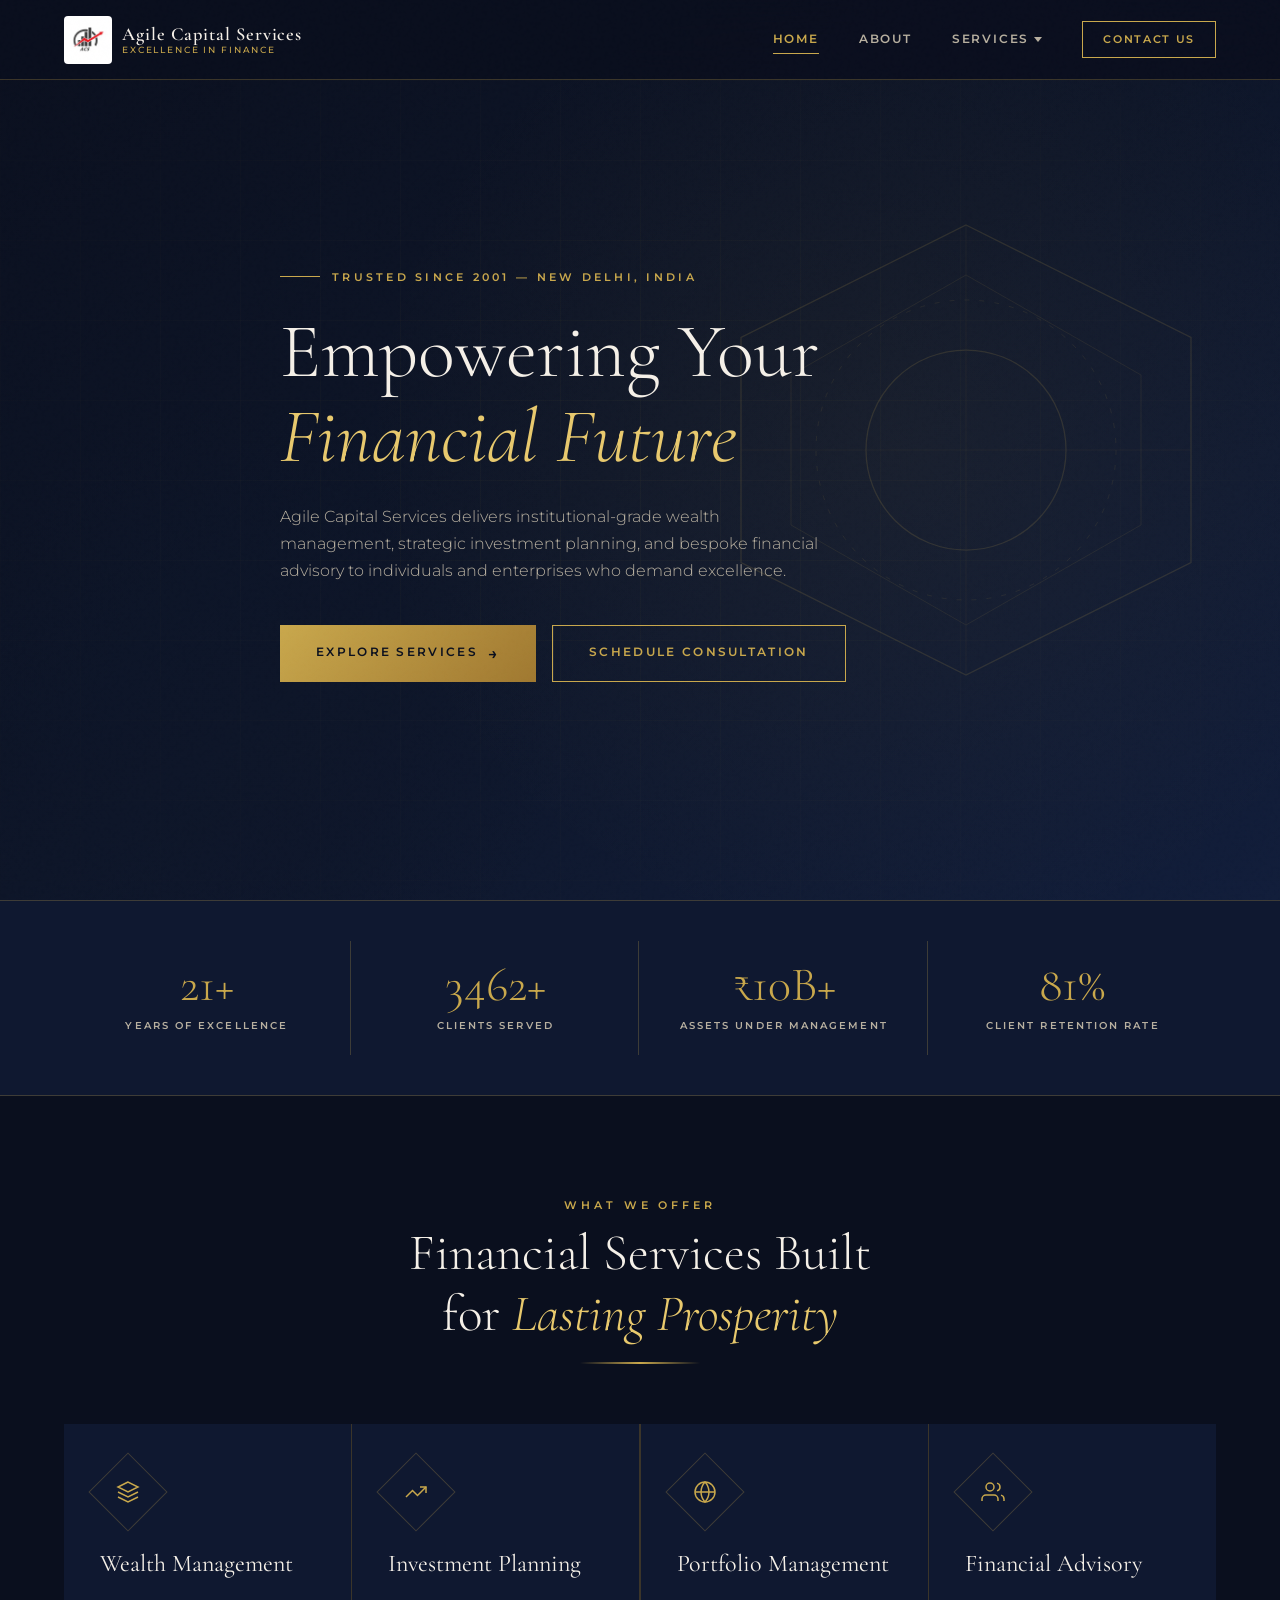
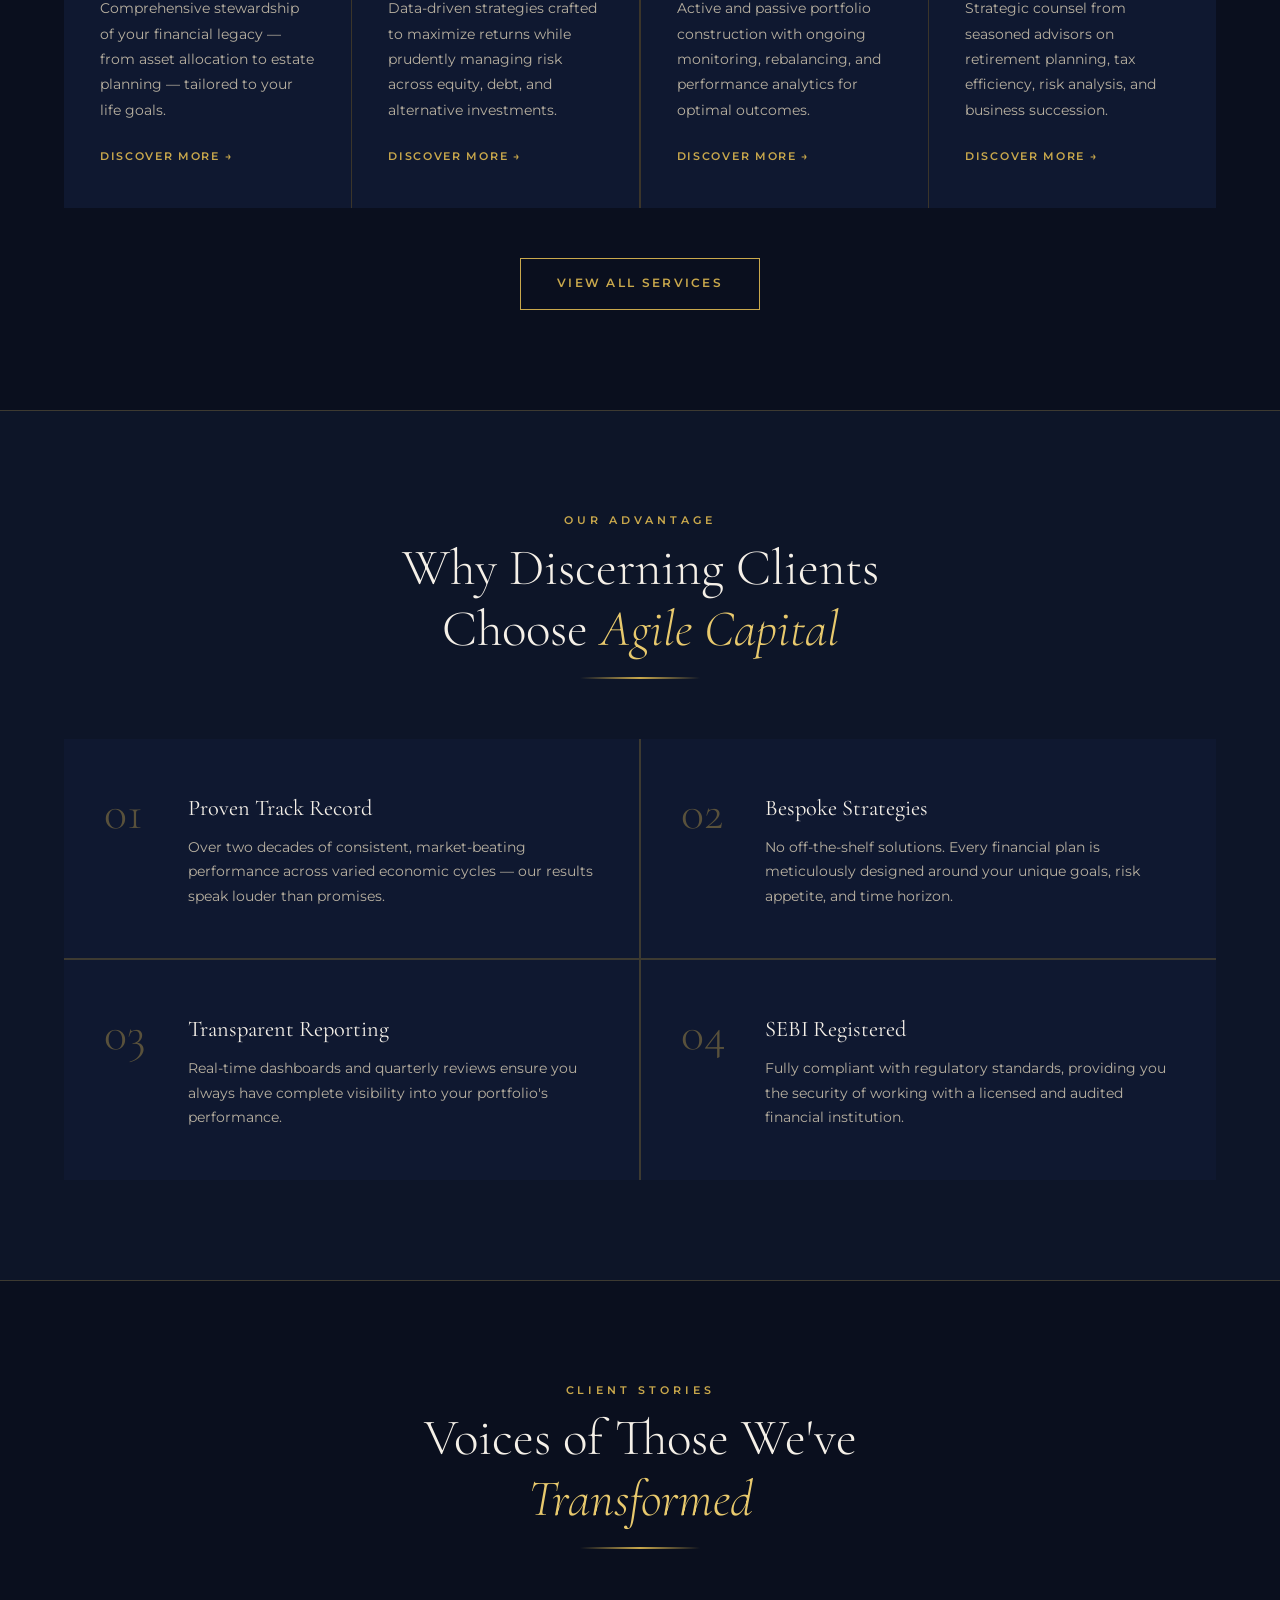
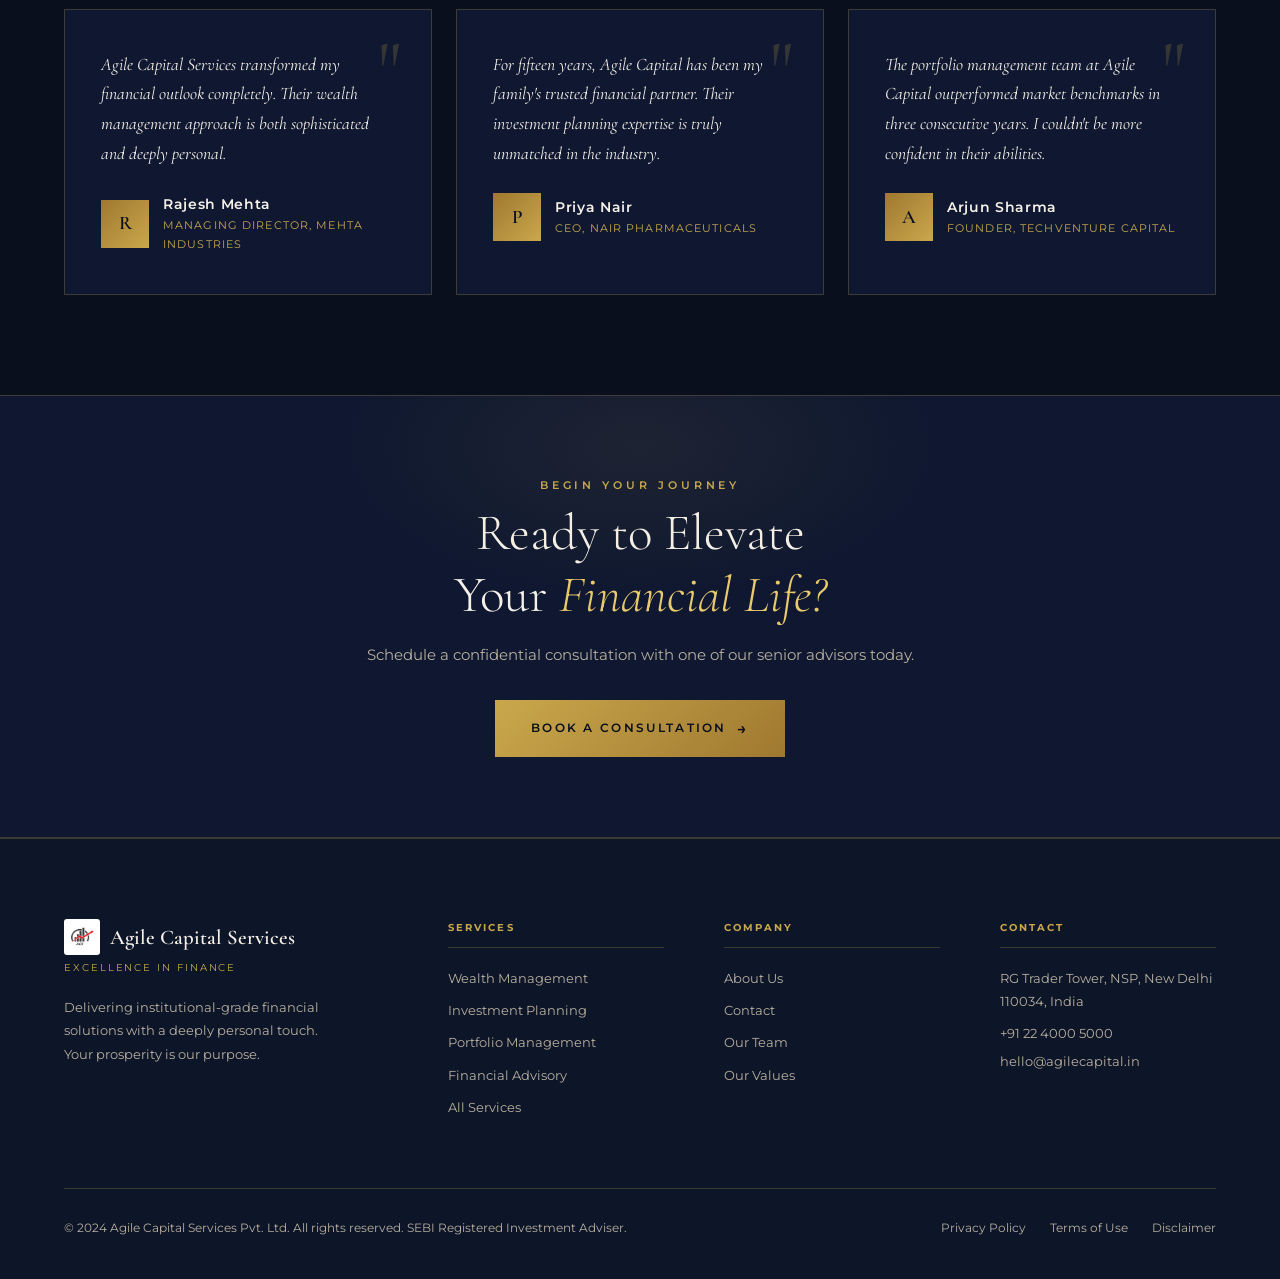
<file: index.html>
<!DOCTYPE html>
<html lang="en">
<head>
  <meta charset="UTF-8" />
  <meta name="viewport" content="width=device-width, initial-scale=1.0" />
  <meta name="description" content="Agile Capital Services — Premium Financial Advisory, Wealth Management, and Investment Planning for discerning clients." />
  <title>Agile Capital Services | Empowering Your Financial Future</title>
  <link rel="stylesheet" href="css/style.css" />
</head>
<body>

  <!-- ═══════════════════════════════════════════
       NAVBAR
  ═══════════════════════════════════════════ -->
  <nav class="navbar" id="navbar">
    <a href="index.html" class="nav-logo" aria-label="Agile Capital Services Home" style="display:flex;align-items:center;gap:10px;">
      <img src="images/logo.jpg" alt="ACS Logo" style="height:48px;width:48px;object-fit:contain;border-radius:4px;" />
      <div class="logo-text">
        <span class="name">Agile Capital Services</span>
        <span class="tagline">Excellence in Finance</span>
      </div>
    </a>

    <ul class="nav-links">
      <li><a href="index.html" class="active">Home</a></li>
      <li><a href="about.html">About</a></li>
      <li class="nav-dropdown">
        <span class="nav-link">Services <span class="dropdown-arrow"></span></span>
        <div class="dropdown-menu">
          <a href="wealth-management.html">Wealth Management</a>
          <a href="investment-planning.html">Investment Planning</a>
          <a href="portfolio-management.html">Portfolio Management</a>
          <a href="financial-advisory.html">Financial Advisory</a>
          <a href="services.html">All Services →</a>
        </div>
      </li>
      <li><a href="contact.html" class="nav-cta">Contact Us</a></li>
    </ul>

    <button class="nav-hamburger" aria-label="Toggle menu">
      <span></span><span></span><span></span>
    </button>
  </nav>

  <!-- Mobile Menu -->
  <div class="nav-mobile">
    <a href="index.html">Home</a>
    <div class="mobile-parent">Services <span class="mobile-arrow">▼</span></div>
    <div class="mobile-submenu">
      <a href="wealth-management.html">Wealth Management</a>
      <a href="investment-planning.html">Investment Planning</a>
      <a href="portfolio-management.html">Portfolio Management</a>
      <a href="financial-advisory.html">Financial Advisory</a>
      <a href="services.html">All Services</a>
    </div>
    <a href="about.html">About</a>
    <a href="contact.html">Contact</a>
  </div>

  <!-- ═══════════════════════════════════════════
       HERO
  ═══════════════════════════════════════════ -->
  <section class="hero">
    <div class="hero-bg"></div>
    <div class="hero-grid"></div>

    <!-- Decorative rotating element -->
    <div class="hero-deco">
      <svg viewBox="0 0 400 400" xmlns="http://www.w3.org/2000/svg">
        <polygon points="200,20 380,110 380,290 200,380 20,290 20,110" fill="none" stroke="#C9A84C" stroke-width="1"/>
        <polygon points="200,60 340,140 340,260 200,340 60,260 60,140" fill="none" stroke="#C9A84C" stroke-width="0.5"/>
        <circle cx="200" cy="200" r="120" fill="none" stroke="#C9A84C" stroke-width="0.5" stroke-dasharray="4,8"/>
        <circle cx="200" cy="200" r="80" fill="none" stroke="#C9A84C" stroke-width="1"/>
        <line x1="200" y1="20" x2="200" y2="380" stroke="#C9A84C" stroke-width="0.3"/>
        <line x1="20" y1="200" x2="380" y2="200" stroke="#C9A84C" stroke-width="0.3"/>
      </svg>
    </div>

    <div class="hero-content container">
      <div class="eyebrow">Trusted Since 2001 — New Delhi, India</div>
      <h1 class="hero-title">
        Empowering Your<br>
        <em>Financial Future</em>
      </h1>
      <p class="hero-subtitle">
        Agile Capital Services delivers institutional-grade wealth management, strategic investment planning, and bespoke financial advisory to individuals and enterprises who demand excellence.
      </p>
      <div class="hero-actions">
        <a href="services.html" class="btn btn-gold btn-arrow">Explore Services</a>
        <a href="contact.html" class="btn btn-outline">Schedule Consultation</a>
      </div>
    </div>
  </section>

  <!-- ═══════════════════════════════════════════
       STATS BAR
  ═══════════════════════════════════════════ -->
  <div class="stats-bar">
    <div class="stats-grid">
      <div class="stat-item">
        <span class="stat-number" data-target="25" data-suffix="+" >25+</span>
        <span class="stat-label">Years of Excellence</span>
      </div>
      <div class="stat-item">
        <span class="stat-number" data-target="4200" data-suffix="+">4200+</span>
        <span class="stat-label">Clients Served</span>
      </div>
      <div class="stat-item">
        <span class="stat-number" data-target="12" data-suffix="B+" data-prefix="₹">₹12B+</span>
        <span class="stat-label">Assets Under Management</span>
      </div>
      <div class="stat-item">
        <span class="stat-number" data-target="98" data-suffix="%">98%</span>
        <span class="stat-label">Client Retention Rate</span>
      </div>
    </div>
  </div>

  <!-- ═══════════════════════════════════════════
       SERVICES PREVIEW
  ═══════════════════════════════════════════ -->
  <section class="section">
    <div class="container">
      <div style="text-align:center; margin-bottom:60px;" class="reveal">
        <div class="section-label">What We Offer</div>
        <h2 class="section-title">Financial Services Built<br>for <em>Lasting Prosperity</em></h2>
        <span class="gold-line center"></span>
      </div>

      <div class="services-grid">
        <!-- Wealth Management -->
        <a href="wealth-management.html" class="service-card card reveal reveal-delay-1">
          <div class="card-icon">
            <svg width="24" height="24" viewBox="0 0 24 24" fill="none" stroke="currentColor" stroke-width="1.5"><path d="M12 2L2 7l10 5 10-5-10-5zM2 17l10 5 10-5M2 12l10 5 10-5"/></svg>
          </div>
          <div class="card-title">Wealth Management</div>
          <p class="card-text">Comprehensive stewardship of your financial legacy — from asset allocation to estate planning — tailored to your life goals.</p>
          <span class="card-link">Discover More →</span>
        </a>

        <!-- Investment Planning -->
        <a href="investment-planning.html" class="service-card card reveal reveal-delay-2">
          <div class="card-icon">
            <svg width="24" height="24" viewBox="0 0 24 24" fill="none" stroke="currentColor" stroke-width="1.5"><polyline points="22 7 13.5 15.5 8.5 10.5 2 17"/><polyline points="16 7 22 7 22 13"/></svg>
          </div>
          <div class="card-title">Investment Planning</div>
          <p class="card-text">Data-driven strategies crafted to maximize returns while prudently managing risk across equity, debt, and alternative investments.</p>
          <span class="card-link">Discover More →</span>
        </a>

        <!-- Portfolio Management -->
        <a href="portfolio-management.html" class="service-card card reveal reveal-delay-3">
          <div class="card-icon">
            <svg width="24" height="24" viewBox="0 0 24 24" fill="none" stroke="currentColor" stroke-width="1.5"><circle cx="12" cy="12" r="10"/><path d="M12 2a15.3 15.3 0 0 1 4 10 15.3 15.3 0 0 1-4 10 15.3 15.3 0 0 1-4-10 15.3 15.3 0 0 1 4-10z"/><path d="M2 12h20"/></svg>
          </div>
          <div class="card-title">Portfolio Management</div>
          <p class="card-text">Active and passive portfolio construction with ongoing monitoring, rebalancing, and performance analytics for optimal outcomes.</p>
          <span class="card-link">Discover More →</span>
        </a>

        <!-- Financial Advisory -->
        <a href="financial-advisory.html" class="service-card card reveal reveal-delay-4">
          <div class="card-icon">
            <svg width="24" height="24" viewBox="0 0 24 24" fill="none" stroke="currentColor" stroke-width="1.5"><path d="M17 21v-2a4 4 0 0 0-4-4H5a4 4 0 0 0-4 4v2"/><circle cx="9" cy="7" r="4"/><path d="M23 21v-2a4 4 0 0 0-3-3.87"/><path d="M16 3.13a4 4 0 0 1 0 7.75"/></svg>
          </div>
          <div class="card-title">Financial Advisory</div>
          <p class="card-text">Strategic counsel from seasoned advisors on retirement planning, tax efficiency, risk analysis, and business succession.</p>
          <span class="card-link">Discover More →</span>
        </a>
      </div>

      <div style="text-align:center; margin-top:50px;" class="reveal">
        <a href="services.html" class="btn btn-outline">View All Services</a>
      </div>
    </div>
  </section>

  <!-- ═══════════════════════════════════════════
       WHY CHOOSE US
  ═══════════════════════════════════════════ -->
  <section class="section" style="background: var(--navy-mid); border-top:1px solid var(--border); border-bottom:1px solid var(--border);">
    <div class="container">
      <div style="text-align:center; margin-bottom:60px;" class="reveal">
        <div class="section-label">Our Advantage</div>
        <h2 class="section-title">Why Discerning Clients<br>Choose <em>Agile Capital</em></h2>
        <span class="gold-line center"></span>
      </div>

      <div class="why-grid">
        <div class="why-item reveal reveal-delay-1">
          <div class="why-number">01</div>
          <div class="why-content">
            <div class="why-title">Proven Track Record</div>
            <p class="why-text">Over two decades of consistent, market-beating performance across varied economic cycles — our results speak louder than promises.</p>
          </div>
        </div>
        <div class="why-item reveal reveal-delay-2">
          <div class="why-number">02</div>
          <div class="why-content">
            <div class="why-title">Bespoke Strategies</div>
            <p class="why-text">No off-the-shelf solutions. Every financial plan is meticulously designed around your unique goals, risk appetite, and time horizon.</p>
          </div>
        </div>
        <div class="why-item reveal reveal-delay-3">
          <div class="why-number">03</div>
          <div class="why-content">
            <div class="why-title">Transparent Reporting</div>
            <p class="why-text">Real-time dashboards and quarterly reviews ensure you always have complete visibility into your portfolio's performance.</p>
          </div>
        </div>
        <div class="why-item reveal reveal-delay-4">
          <div class="why-number">04</div>
          <div class="why-content">
            <div class="why-title">SEBI Registered</div>
            <p class="why-text">Fully compliant with regulatory standards, providing you the security of working with a licensed and audited financial institution.</p>
          </div>
        </div>
      </div>
    </div>
  </section>

  <!-- ═══════════════════════════════════════════
       TESTIMONIALS
  ═══════════════════════════════════════════ -->
  <section class="section">
    <div class="container">
      <div style="text-align:center; margin-bottom:60px;" class="reveal">
        <div class="section-label">Client Stories</div>
        <h2 class="section-title">Voices of Those We've<br><em>Transformed</em></h2>
        <span class="gold-line center"></span>
      </div>

      <div class="testimonials-track">
        <div class="testimonial-card reveal reveal-delay-1">
          <p class="testimonial-text">Agile Capital Services transformed my financial outlook completely. Their wealth management approach is both sophisticated and deeply personal.</p>
          <div class="testimonial-author">
            <div class="testimonial-avatar">R</div>
            <div>
              <div class="testimonial-name">Rajesh Mehta</div>
              <div class="testimonial-role">Managing Director, Mehta Industries</div>
            </div>
          </div>
        </div>

        <div class="testimonial-card reveal reveal-delay-2">
          <p class="testimonial-text">For fifteen years, Agile Capital has been my family's trusted financial partner. Their investment planning expertise is truly unmatched in the industry.</p>
          <div class="testimonial-author">
            <div class="testimonial-avatar">P</div>
            <div>
              <div class="testimonial-name">Priya Nair</div>
              <div class="testimonial-role">CEO, Nair Pharmaceuticals</div>
            </div>
          </div>
        </div>

        <div class="testimonial-card reveal reveal-delay-3">
          <p class="testimonial-text">The portfolio management team at Agile Capital outperformed market benchmarks in three consecutive years. I couldn't be more confident in their abilities.</p>
          <div class="testimonial-author">
            <div class="testimonial-avatar">A</div>
            <div>
              <div class="testimonial-name">Arjun Sharma</div>
              <div class="testimonial-role">Founder, TechVenture Capital</div>
            </div>
          </div>
        </div>
      </div>
    </div>
  </section>

  <!-- ═══════════════════════════════════════════
       CTA BANNER
  ═══════════════════════════════════════════ -->
  <div class="cta-banner reveal">
    <div class="section-label">Begin Your Journey</div>
    <h2 class="section-title">Ready to Elevate<br>Your <em>Financial Life?</em></h2>
    <p class="sub">Schedule a confidential consultation with one of our senior advisors today.</p>
    <a href="contact.html" class="btn btn-gold btn-arrow">Book a Consultation</a>
  </div>

  <!-- ═══════════════════════════════════════════
       FOOTER
  ═══════════════════════════════════════════ -->
  <footer>
    <div class="footer-grid">
      <div class="footer-brand">
        <div class="logo-name" style="display:flex;align-items:center;gap:10px;"><img src="images/logo.jpg" alt="ACS" style="height:36px;width:36px;object-fit:contain;border-radius:3px;"/>Agile Capital Services</div>
        <div class="logo-tag">Excellence in Finance</div>
        <p>Delivering institutional-grade financial solutions with a deeply personal touch. Your prosperity is our purpose.</p>
      </div>
      <div class="footer-col">
        <h4>Services</h4>
        <a href="wealth-management.html">Wealth Management</a>
        <a href="investment-planning.html">Investment Planning</a>
        <a href="portfolio-management.html">Portfolio Management</a>
        <a href="financial-advisory.html">Financial Advisory</a>
        <a href="services.html">All Services</a>
      </div>
      <div class="footer-col">
        <h4>Company</h4>
        <a href="about.html">About Us</a>
        <a href="contact.html">Contact</a>
        <a href="about.html#team">Our Team</a>
        <a href="about.html#values">Our Values</a>
      </div>
      <div class="footer-col">
        <h4>Contact</h4>
        <p>RG Trader Tower, NSP, New Delhi 110034, India</p>
        <p style="margin-top:8px;">+91 22 4000 5000</p>
        <p style="margin-top:4px;">hello@agilecapital.in</p>
      </div>
    </div>
    <div class="footer-bottom">
      <span>© 2024 Agile Capital Services Pvt. Ltd. All rights reserved. SEBI Registered Investment Adviser.</span>
      <div class="footer-bottom-links">
        <a href="#">Privacy Policy</a>
        <a href="#">Terms of Use</a>
        <a href="#">Disclaimer</a>
      </div>
    </div>
  </footer>

  <script src="js/script.js"></script>
</body>
</html>
</file>
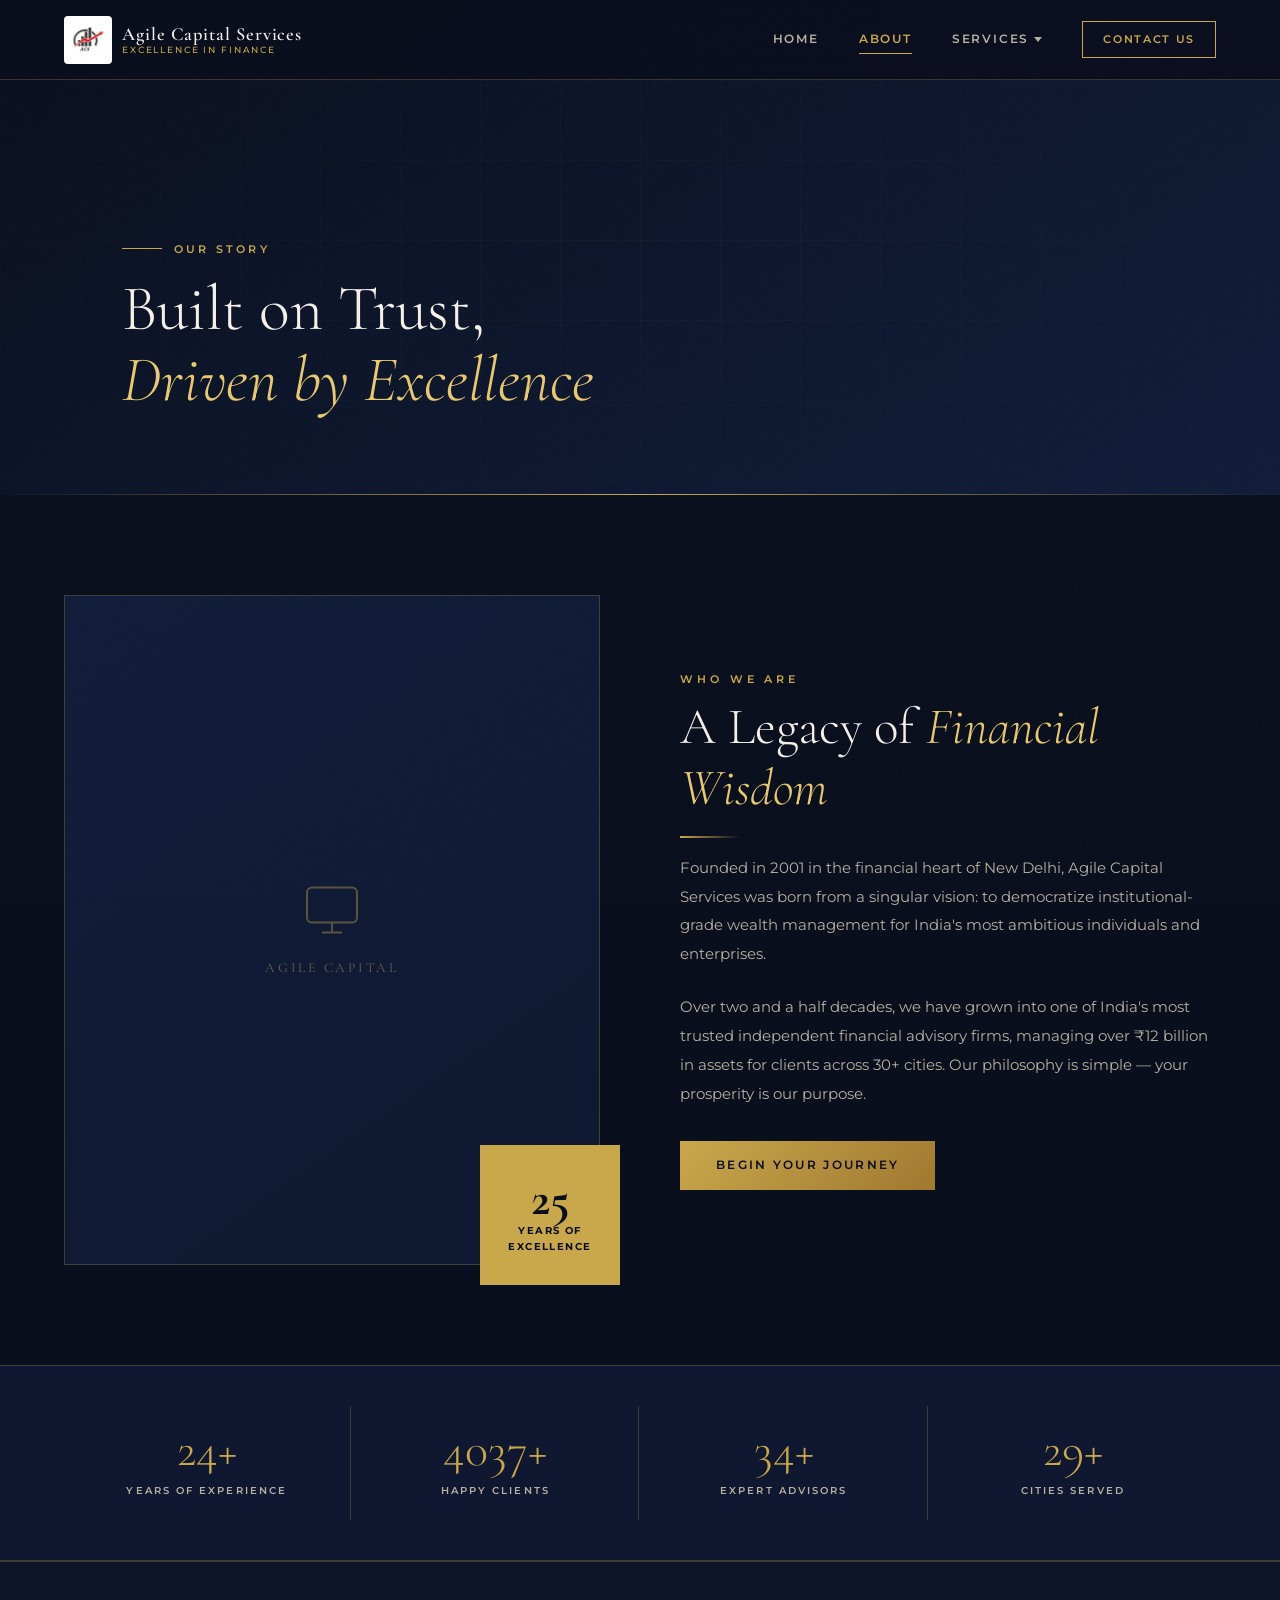
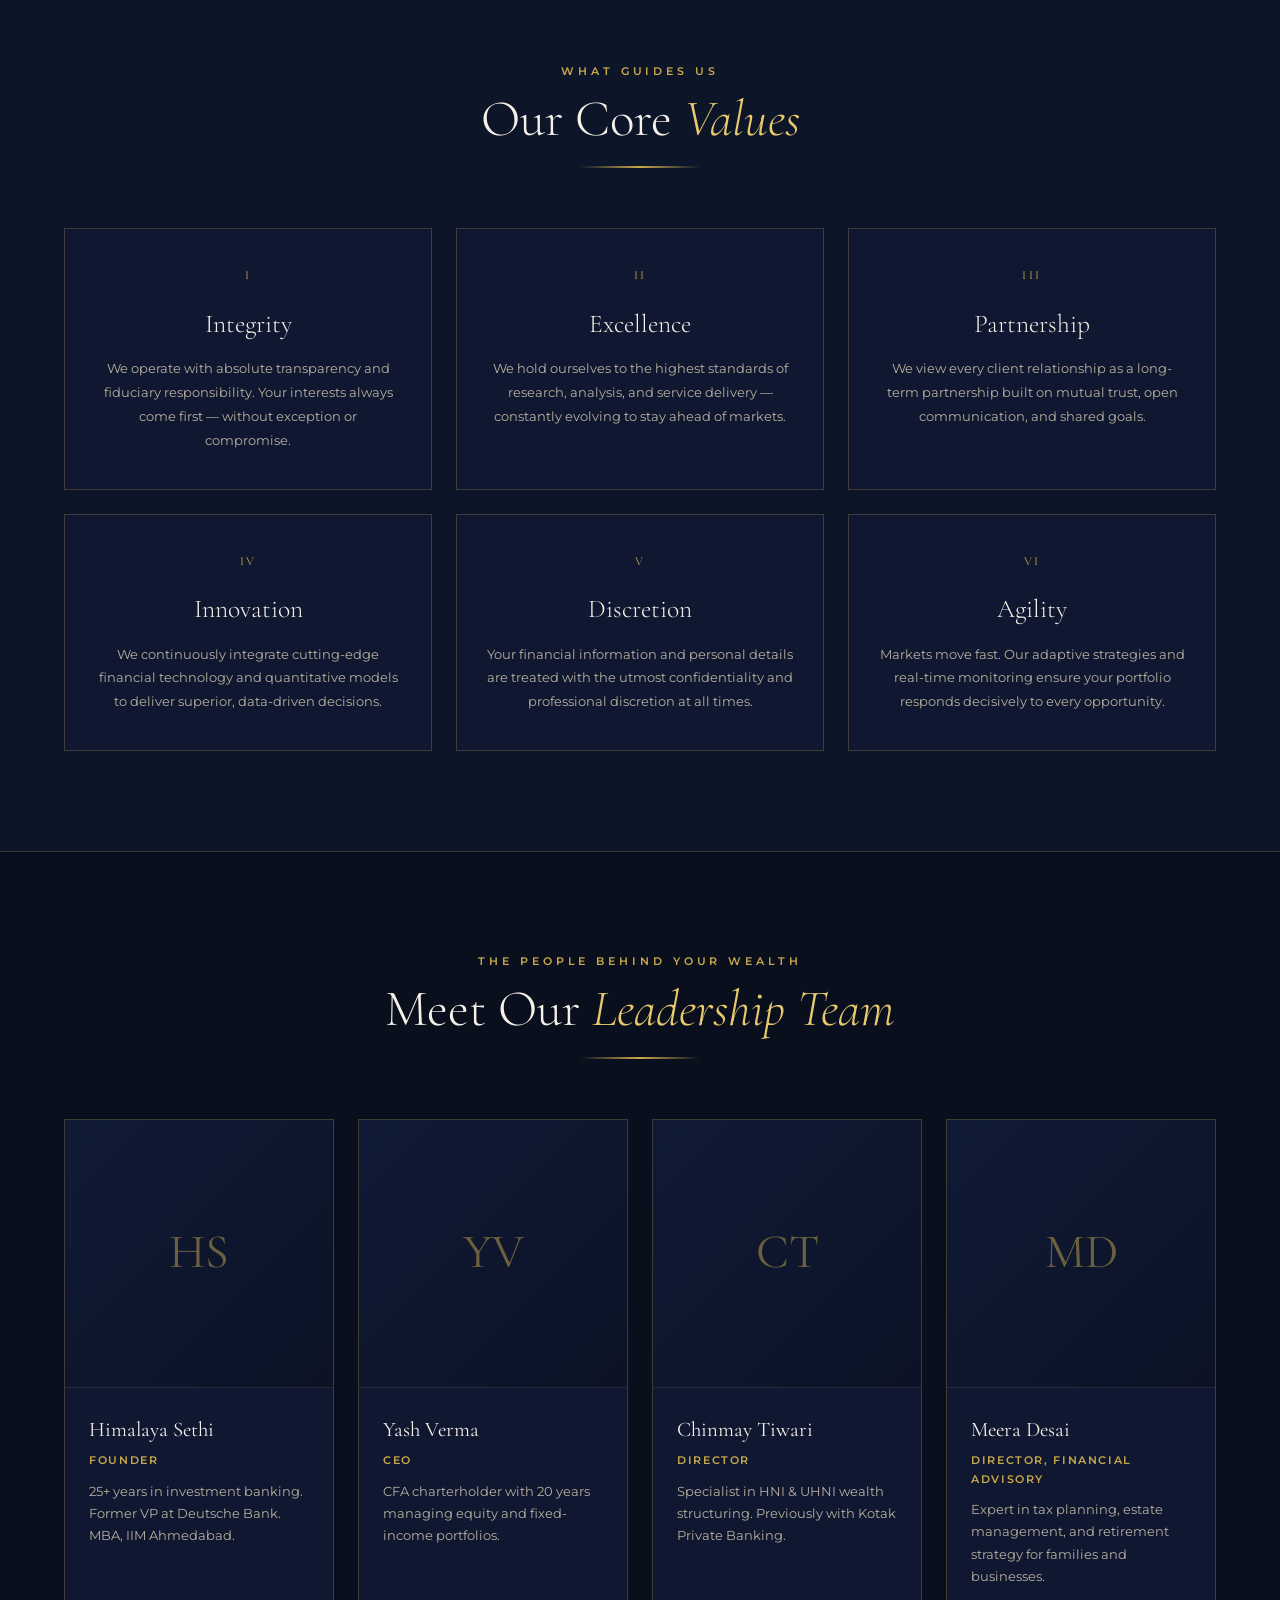
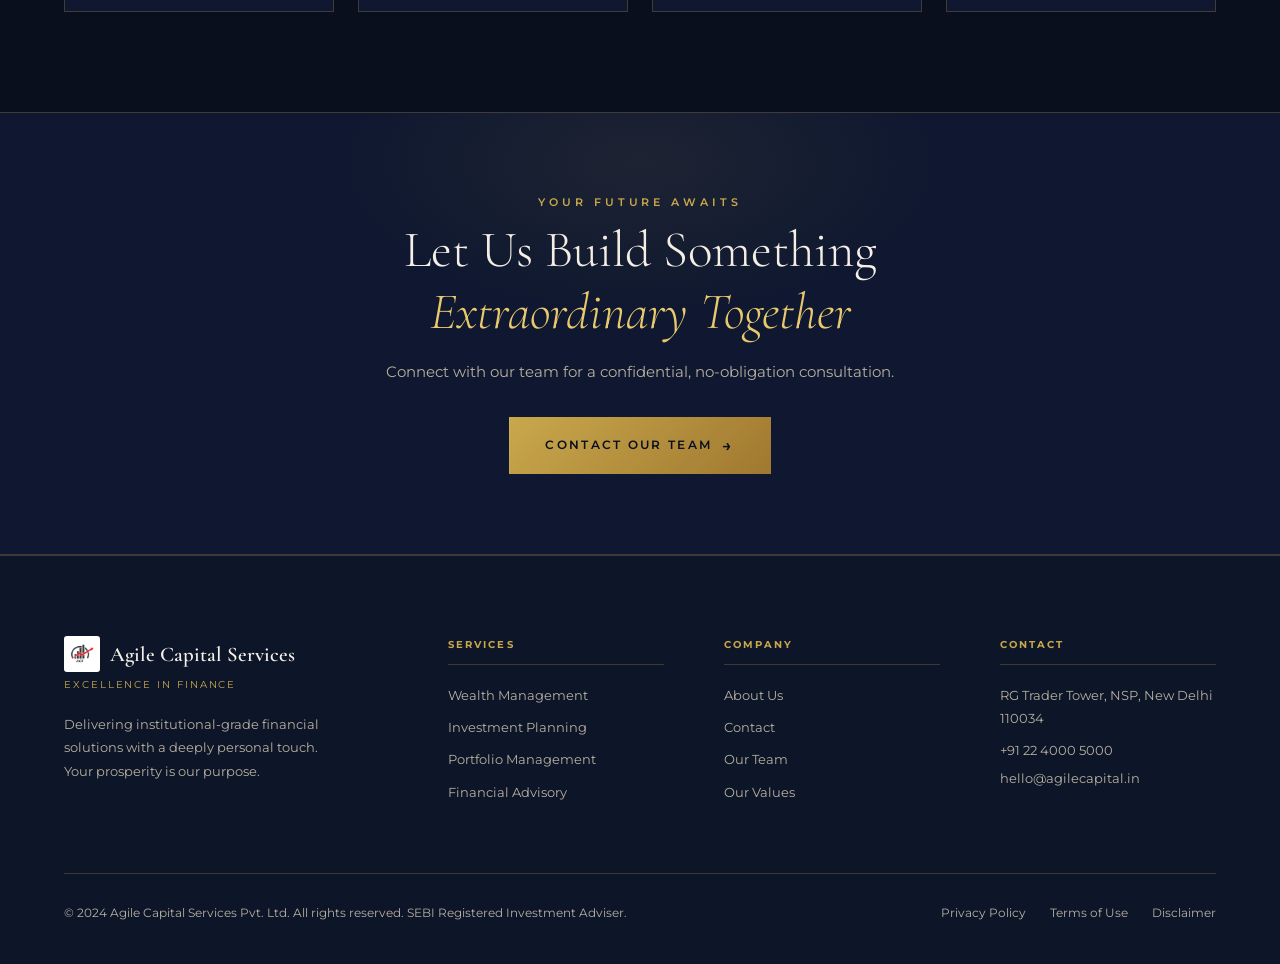
<file: about.html>
<!DOCTYPE html>
<html lang="en">
<head>
  <meta charset="UTF-8" />
  <meta name="viewport" content="width=device-width, initial-scale=1.0" />
  <meta name="description" content="About Agile Capital Services — Our story, team, and values." />
  <title>About Us | Agile Capital Services</title>
  <link rel="stylesheet" href="css/style.css" />
</head>
<body>

  <!-- NAVBAR -->
  <nav class="navbar" id="navbar">
    <a href="index.html" class="nav-logo" style="display:flex;align-items:center;gap:10px;">
      <img src="images/logo.jpg" alt="ACS Logo" style="height:48px;width:48px;object-fit:contain;border-radius:4px;" />
      <div class="logo-text">
        <span class="name">Agile Capital Services</span>
        <span class="tagline">Excellence in Finance</span>
      </div>
    </a>
    <ul class="nav-links">
      <li><a href="index.html">Home</a></li>
      <li><a href="about.html" class="active">About</a></li>
      <li class="nav-dropdown">
        <span class="nav-link">Services <span class="dropdown-arrow"></span></span>
        <div class="dropdown-menu">
          <a href="wealth-management.html">Wealth Management</a>
          <a href="investment-planning.html">Investment Planning</a>
          <a href="portfolio-management.html">Portfolio Management</a>
          <a href="financial-advisory.html">Financial Advisory</a>
          <a href="services.html">All Services →</a>
        </div>
      </li>
      <li><a href="contact.html" class="nav-cta">Contact Us</a></li>
    </ul>
    <button class="nav-hamburger" aria-label="Toggle menu"><span></span><span></span><span></span></button>
  </nav>
  <div class="nav-mobile">
    <a href="index.html">Home</a>
    <div class="mobile-parent">Services <span class="mobile-arrow">▼</span></div>
    <div class="mobile-submenu">
      <a href="wealth-management.html">Wealth Management</a>
      <a href="investment-planning.html">Investment Planning</a>
      <a href="portfolio-management.html">Portfolio Management</a>
      <a href="financial-advisory.html">Financial Advisory</a>
      <a href="services.html">All Services</a>
    </div>
    <a href="about.html">About</a>
    <a href="contact.html">Contact</a>
  </div>

  <!-- PAGE HERO -->
  <div class="page-hero">
    <div class="page-hero-bg"></div>
    <div class="hero-grid"></div>
    <div class="container page-hero-content">
      <div class="eyebrow">Our Story</div>
      <h1 class="page-hero-title">Built on Trust,<br><em>Driven by Excellence</em></h1>
    </div>
  </div>

  <!-- INTRO -->
  <section class="section">
    <div class="container">
      <div class="about-intro-grid">
        <div class="about-image-block reveal">
          <div class="img-placeholder">
            <svg width="60" height="60" viewBox="0 0 24 24" fill="none" stroke="currentColor" stroke-width="0.8" style="opacity:0.4;"><rect x="2" y="3" width="20" height="14" rx="2"/><path d="M8 21h8m-4-4v4"/></svg>
            <span style="font-size:0.85rem; letter-spacing:0.2em; opacity:0.5;">AGILE CAPITAL</span>
          </div>
          <div class="img-badge">
            <span class="yrs">25</span>
            <span class="yrs-label">Years of<br>Excellence</span>
          </div>
        </div>

        <div class="reveal reveal-delay-2">
          <div class="section-label">Who We Are</div>
          <h2 class="section-title">A Legacy of <em>Financial Wisdom</em></h2>
          <span class="gold-line"></span>
          <p style="color:var(--white-dim); font-size:0.95rem; line-height:1.9; margin-bottom:1.5rem;">
            Founded in 2001 in the financial heart of New Delhi, Agile Capital Services was born from a singular vision: to democratize institutional-grade wealth management for India's most ambitious individuals and enterprises.
          </p>
          <p style="color:var(--white-dim); font-size:0.95rem; line-height:1.9; margin-bottom:2rem;">
            Over two and a half decades, we have grown into one of India's most trusted independent financial advisory firms, managing over ₹12 billion in assets for clients across 30+ cities. Our philosophy is simple — your prosperity is our purpose.
          </p>
          <a href="contact.html" class="btn btn-gold">Begin Your Journey</a>
        </div>
      </div>
    </div>
  </section>

  <!-- STATS -->
  <div class="stats-bar">
    <div class="stats-grid">
      <div class="stat-item">
        <span class="stat-number" data-target="25" data-suffix="+">25+</span>
        <span class="stat-label">Years of Experience</span>
      </div>
      <div class="stat-item">
        <span class="stat-number" data-target="4200" data-suffix="+">4200+</span>
        <span class="stat-label">Happy Clients</span>
      </div>
      <div class="stat-item">
        <span class="stat-number" data-target="35" data-suffix="+">35+</span>
        <span class="stat-label">Expert Advisors</span>
      </div>
      <div class="stat-item">
        <span class="stat-number" data-target="30" data-suffix="+">30+</span>
        <span class="stat-label">Cities Served</span>
      </div>
    </div>
  </div>

  <!-- VALUES -->
  <section class="section" id="values" style="background:var(--navy-mid); border-top:1px solid var(--border); border-bottom:1px solid var(--border);">
    <div class="container">
      <div style="text-align:center; margin-bottom:60px;" class="reveal">
        <div class="section-label">What Guides Us</div>
        <h2 class="section-title">Our Core <em>Values</em></h2>
        <span class="gold-line center"></span>
      </div>

      <div class="values-grid">
        <div class="value-card reveal reveal-delay-1">
          <div class="value-number">I</div>
          <div class="value-title">Integrity</div>
          <p class="value-text">We operate with absolute transparency and fiduciary responsibility. Your interests always come first — without exception or compromise.</p>
        </div>
        <div class="value-card reveal reveal-delay-2">
          <div class="value-number">II</div>
          <div class="value-title">Excellence</div>
          <p class="value-text">We hold ourselves to the highest standards of research, analysis, and service delivery — constantly evolving to stay ahead of markets.</p>
        </div>
        <div class="value-card reveal reveal-delay-3">
          <div class="value-number">III</div>
          <div class="value-title">Partnership</div>
          <p class="value-text">We view every client relationship as a long-term partnership built on mutual trust, open communication, and shared goals.</p>
        </div>
        <div class="value-card reveal reveal-delay-1">
          <div class="value-number">IV</div>
          <div class="value-title">Innovation</div>
          <p class="value-text">We continuously integrate cutting-edge financial technology and quantitative models to deliver superior, data-driven decisions.</p>
        </div>
        <div class="value-card reveal reveal-delay-2">
          <div class="value-number">V</div>
          <div class="value-title">Discretion</div>
          <p class="value-text">Your financial information and personal details are treated with the utmost confidentiality and professional discretion at all times.</p>
        </div>
        <div class="value-card reveal reveal-delay-3">
          <div class="value-number">VI</div>
          <div class="value-title">Agility</div>
          <p class="value-text">Markets move fast. Our adaptive strategies and real-time monitoring ensure your portfolio responds decisively to every opportunity.</p>
        </div>
      </div>
    </div>
  </section>

  <!-- TEAM -->
  <section class="section" id="team">
    <div class="container">
      <div style="text-align:center; margin-bottom:60px;" class="reveal">
        <div class="section-label">The People Behind Your Wealth</div>
        <h2 class="section-title">Meet Our <em>Leadership Team</em></h2>
        <span class="gold-line center"></span>
      </div>

      <div class="team-grid">
        <div class="team-card reveal reveal-delay-1">
          <div class="team-photo">HS</div>
          <div class="team-info">
            <div class="team-name">Himalaya Sethi</div>
            <div class="team-role">Founder</div>
            <p style="font-size:0.82rem; color:var(--white-dim); margin-top:10px; line-height:1.7;">25+ years in investment banking. Former VP at Deutsche Bank. MBA, IIM Ahmedabad.</p>
          </div>
        </div>
        <div class="team-card reveal reveal-delay-2">
          <div class="team-photo">YV</div>
          <div class="team-info">
            <div class="team-name">Yash Verma</div>
            <div class="team-role">CEO</div>
            <p style="font-size:0.82rem; color:var(--white-dim); margin-top:10px; line-height:1.7;">CFA charterholder with 20 years managing equity and fixed-income portfolios.</p>
          </div>
        </div>
        <div class="team-card reveal reveal-delay-3">
          <div class="team-photo">CT</div>
          <div class="team-info">
            <div class="team-name">Chinmay Tiwari</div>
            <div class="team-role">Director</div>
            <p style="font-size:0.82rem; color:var(--white-dim); margin-top:10px; line-height:1.7;">Specialist in HNI & UHNI wealth structuring. Previously with Kotak Private Banking.</p>
          </div>
        </div>
        <div class="team-card reveal reveal-delay-4">
          <div class="team-photo">MD</div>
          <div class="team-info">
            <div class="team-name">Meera Desai</div>
            <div class="team-role">Director, Financial Advisory</div>
            <p style="font-size:0.82rem; color:var(--white-dim); margin-top:10px; line-height:1.7;">Expert in tax planning, estate management, and retirement strategy for families and businesses.</p>
          </div>
        </div>
      </div>
    </div>
  </section>

  <!-- CTA -->
  <div class="cta-banner reveal">
    <div class="section-label">Your Future Awaits</div>
    <h2 class="section-title">Let Us Build Something<br><em>Extraordinary Together</em></h2>
    <p class="sub">Connect with our team for a confidential, no-obligation consultation.</p>
    <a href="contact.html" class="btn btn-gold btn-arrow">Contact Our Team</a>
  </div>

  <!-- FOOTER -->
  <footer>
    <div class="footer-grid">
      <div class="footer-brand">
        <div class="logo-name" style="display:flex;align-items:center;gap:10px;"><img src="images/logo.jpg" alt="ACS" style="height:36px;width:36px;object-fit:contain;border-radius:3px;"/>Agile Capital Services</div>
        <div class="logo-tag">Excellence in Finance</div>
        <p>Delivering institutional-grade financial solutions with a deeply personal touch. Your prosperity is our purpose.</p>
      </div>
      <div class="footer-col">
        <h4>Services</h4>
        <a href="wealth-management.html">Wealth Management</a>
        <a href="investment-planning.html">Investment Planning</a>
        <a href="portfolio-management.html">Portfolio Management</a>
        <a href="financial-advisory.html">Financial Advisory</a>
      </div>
      <div class="footer-col">
        <h4>Company</h4>
        <a href="about.html">About Us</a>
        <a href="contact.html">Contact</a>
        <a href="about.html#team">Our Team</a>
        <a href="about.html#values">Our Values</a>
      </div>
      <div class="footer-col">
        <h4>Contact</h4>
        <p>RG Trader Tower, NSP, New Delhi 110034</p>
        <p style="margin-top:8px;">+91 22 4000 5000</p>
        <p style="margin-top:4px;">hello@agilecapital.in</p>
      </div>
    </div>
    <div class="footer-bottom">
      <span>© 2024 Agile Capital Services Pvt. Ltd. All rights reserved. SEBI Registered Investment Adviser.</span>
      <div class="footer-bottom-links">
        <a href="#">Privacy Policy</a>
        <a href="#">Terms of Use</a>
        <a href="#">Disclaimer</a>
      </div>
    </div>
  </footer>

  <script src="js/script.js"></script>
</body>
</html>
</file>
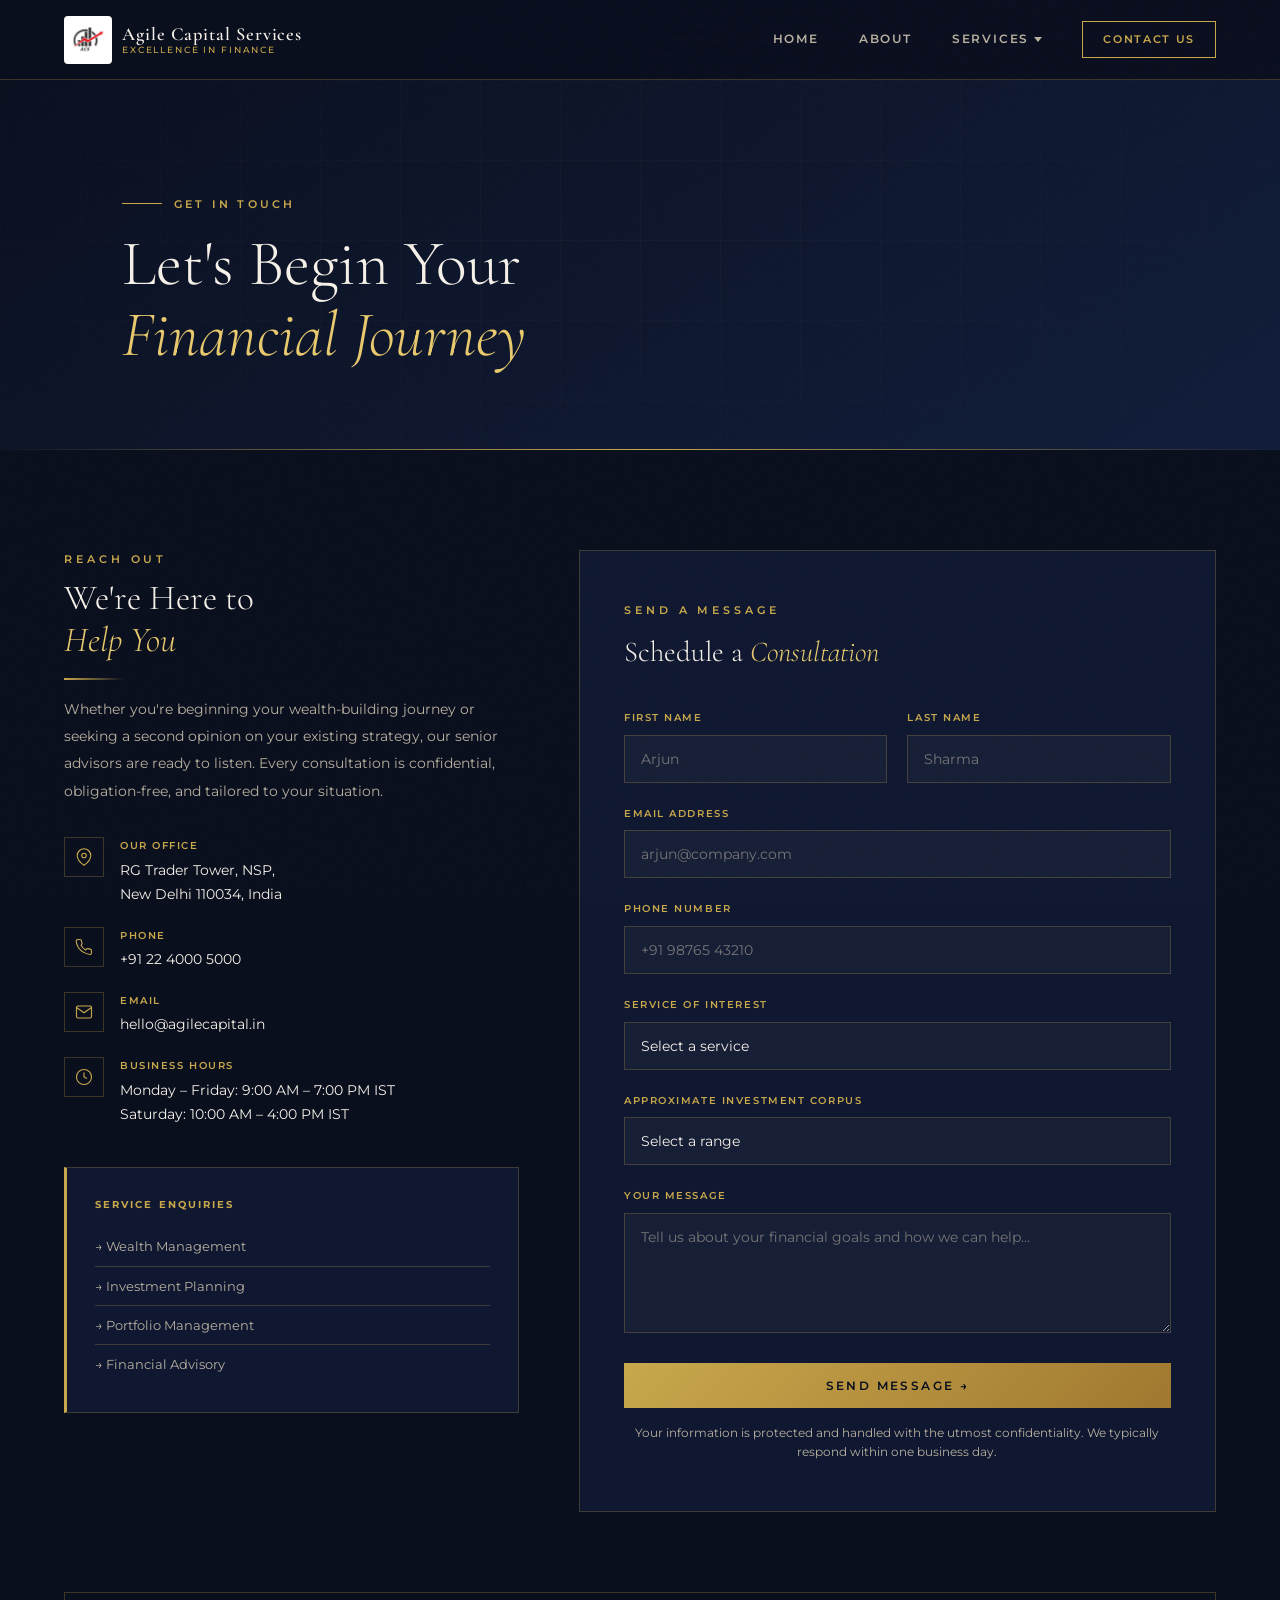
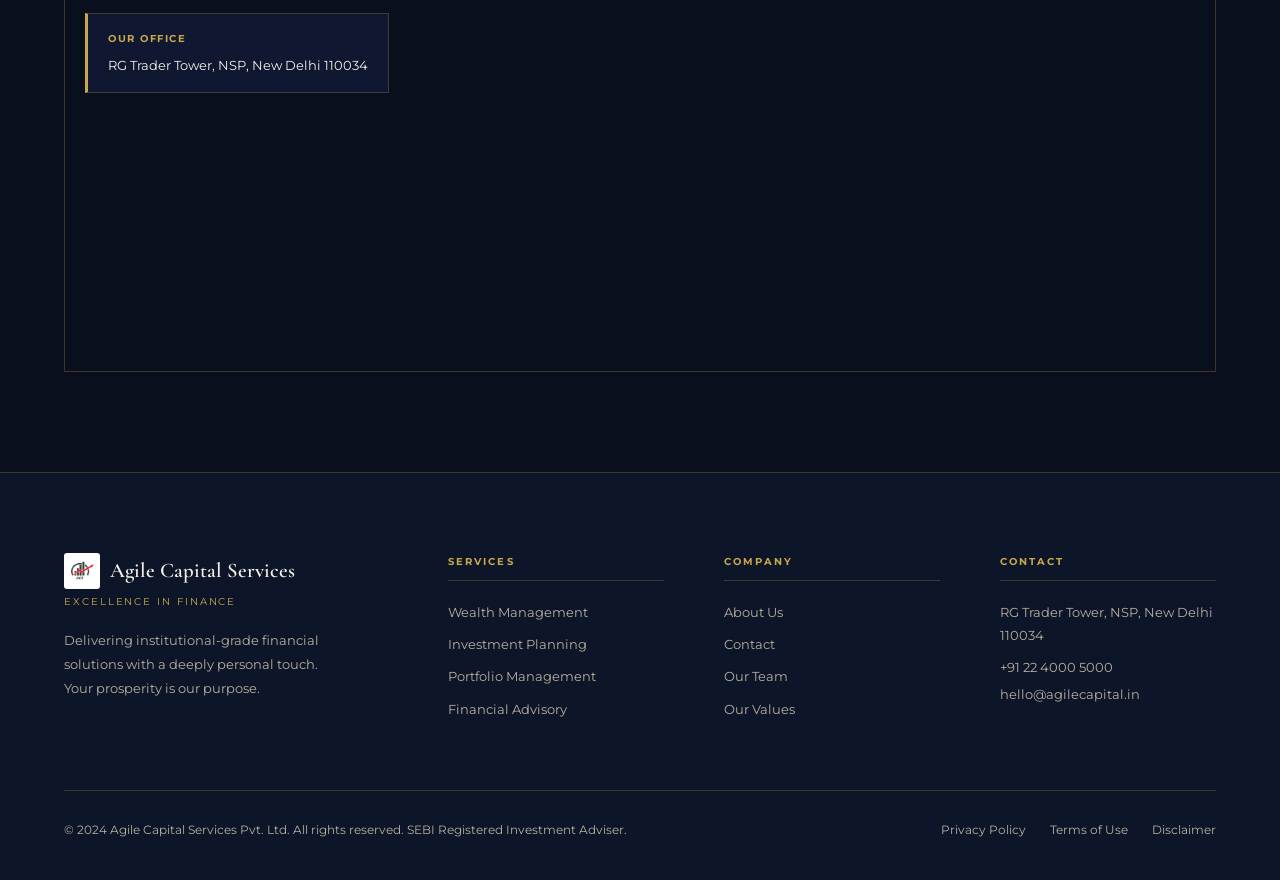
<file: contact.html>
<!DOCTYPE html>
<html lang="en">
<head>
  <meta charset="UTF-8" />
  <meta name="viewport" content="width=device-width, initial-scale=1.0" />
  <meta name="description" content="Contact Agile Capital Services — Schedule a consultation with our financial experts." />
  <title>Contact Us | Agile Capital Services</title>
  <link rel="stylesheet" href="css/style.css" />
</head>
<body>

  <!-- NAVBAR -->
  <nav class="navbar" id="navbar">
    <a href="index.html" class="nav-logo" style="display:flex;align-items:center;gap:10px;">
      <img src="images/logo.jpg" alt="ACS Logo" style="height:48px;width:48px;object-fit:contain;border-radius:4px;" />
      <div class="logo-text">
        <span class="name">Agile Capital Services</span>
        <span class="tagline">Excellence in Finance</span>
      </div>
    </a>
    <ul class="nav-links">
      <li><a href="index.html">Home</a></li>
      <li><a href="about.html">About</a></li>
      <li class="nav-dropdown">
        <span class="nav-link">Services <span class="dropdown-arrow"></span></span>
        <div class="dropdown-menu">
          <a href="wealth-management.html">Wealth Management</a>
          <a href="investment-planning.html">Investment Planning</a>
          <a href="portfolio-management.html">Portfolio Management</a>
          <a href="financial-advisory.html">Financial Advisory</a>
          <a href="services.html">All Services →</a>
        </div>
      </li>
      <li><a href="contact.html" class="nav-cta active">Contact Us</a></li>
    </ul>
    <button class="nav-hamburger" aria-label="Toggle menu"><span></span><span></span><span></span></button>
  </nav>
  <div class="nav-mobile">
    <a href="index.html">Home</a>
    <div class="mobile-parent">Services <span class="mobile-arrow">▼</span></div>
    <div class="mobile-submenu">
      <a href="wealth-management.html">Wealth Management</a>
      <a href="investment-planning.html">Investment Planning</a>
      <a href="portfolio-management.html">Portfolio Management</a>
      <a href="financial-advisory.html">Financial Advisory</a>
      <a href="services.html">All Services</a>
    </div>
    <a href="about.html">About</a>
    <a href="contact.html">Contact</a>
  </div>

  <!-- PAGE HERO -->
  <div class="page-hero" style="min-height:50vh;">
    <div class="page-hero-bg"></div>
    <div class="hero-grid"></div>
    <div class="container page-hero-content">
      <div class="eyebrow">Get In Touch</div>
      <h1 class="page-hero-title">Let's Begin Your<br><em>Financial Journey</em></h1>
    </div>
  </div>

  <!-- CONTACT SECTION -->
  <section class="section">
    <div class="container">
      <div class="contact-grid">

        <!-- Contact Info -->
        <div class="reveal">
          <div class="section-label">Reach Out</div>
          <h2 class="section-title" style="font-size:2.2rem;">We're Here to<br><em>Help You</em></h2>
          <span class="gold-line"></span>
          <p style="color:var(--white-dim); font-size:0.9rem; line-height:1.9; margin-bottom:2rem;">
            Whether you're beginning your wealth-building journey or seeking a second opinion on your existing strategy, our senior advisors are ready to listen. Every consultation is confidential, obligation-free, and tailored to your situation.
          </p>

          <!-- Contact Details -->
          <div style="margin-bottom:40px;">
            <div class="contact-detail">
              <div class="contact-detail-icon">
                <svg width="18" height="18" viewBox="0 0 24 24" fill="none" stroke="currentColor" stroke-width="1.5"><path d="M21 10c0 7-9 13-9 13s-9-6-9-13a9 9 0 0 1 18 0z"/><circle cx="12" cy="10" r="3"/></svg>
              </div>
              <div>
                <div class="contact-detail-label">Our Office</div>
                <div class="contact-detail-value">RG Trader Tower, NSP,<br>New Delhi 110034, India</div>
              </div>
            </div>

            <div class="contact-detail">
              <div class="contact-detail-icon">
                <svg width="18" height="18" viewBox="0 0 24 24" fill="none" stroke="currentColor" stroke-width="1.5"><path d="M22 16.92v3a2 2 0 0 1-2.18 2 19.79 19.79 0 0 1-8.63-3.07A19.5 19.5 0 0 1 4.69 13 19.79 19.79 0 0 1 1.61 4.37 2 2 0 0 1 3.58 2h3a2 2 0 0 1 2 1.72 12.84 12.84 0 0 0 .7 2.81 2 2 0 0 1-.45 2.11L8.09 9.91a16 16 0 0 0 6 6l1.27-1.27a2 2 0 0 1 2.11-.45 12.84 12.84 0 0 0 2.81.7A2 2 0 0 1 22 16.92z"/></svg>
              </div>
              <div>
                <div class="contact-detail-label">Phone</div>
                <div class="contact-detail-value">+91 22 4000 5000</div>
              </div>
            </div>

            <div class="contact-detail">
              <div class="contact-detail-icon">
                <svg width="18" height="18" viewBox="0 0 24 24" fill="none" stroke="currentColor" stroke-width="1.5"><path d="M4 4h16c1.1 0 2 .9 2 2v12c0 1.1-.9 2-2 2H4c-1.1 0-2-.9-2-2V6c0-1.1.9-2 2-2z"/><polyline points="22,6 12,13 2,6"/></svg>
              </div>
              <div>
                <div class="contact-detail-label">Email</div>
                <div class="contact-detail-value">hello@agilecapital.in</div>
              </div>
            </div>

            <div class="contact-detail">
              <div class="contact-detail-icon">
                <svg width="18" height="18" viewBox="0 0 24 24" fill="none" stroke="currentColor" stroke-width="1.5"><circle cx="12" cy="12" r="10"/><polyline points="12 6 12 12 16 14"/></svg>
              </div>
              <div>
                <div class="contact-detail-label">Business Hours</div>
                <div class="contact-detail-value">Monday – Friday: 9:00 AM – 7:00 PM IST<br>Saturday: 10:00 AM – 4:00 PM IST</div>
              </div>
            </div>
          </div>

          <!-- Quick Links -->
          <div style="padding:28px; background:var(--navy-card); border:1px solid var(--border); border-left:3px solid var(--gold);">
            <div style="font-size:0.65rem; font-weight:700; letter-spacing:0.2em; text-transform:uppercase; color:var(--gold); margin-bottom:14px;">Service Enquiries</div>
            <a href="wealth-management.html" style="display:block; font-size:0.82rem; color:var(--white-dim); padding:8px 0; border-bottom:1px solid var(--border); transition:color var(--transition);" onmouseover="this.style.color='var(--gold)'" onmouseout="this.style.color='var(--white-dim)'">→ Wealth Management</a>
            <a href="investment-planning.html" style="display:block; font-size:0.82rem; color:var(--white-dim); padding:8px 0; border-bottom:1px solid var(--border); transition:color var(--transition);" onmouseover="this.style.color='var(--gold)'" onmouseout="this.style.color='var(--white-dim)'">→ Investment Planning</a>
            <a href="portfolio-management.html" style="display:block; font-size:0.82rem; color:var(--white-dim); padding:8px 0; border-bottom:1px solid var(--border); transition:color var(--transition);" onmouseover="this.style.color='var(--gold)'" onmouseout="this.style.color='var(--white-dim)'">→ Portfolio Management</a>
            <a href="financial-advisory.html" style="display:block; font-size:0.82rem; color:var(--white-dim); padding:8px 0; transition:color var(--transition);" onmouseover="this.style.color='var(--gold)'" onmouseout="this.style.color='var(--white-dim)'">→ Financial Advisory</a>
          </div>
        </div>

        <!-- Contact Form -->
        <div class="reveal reveal-delay-2">
          <div class="contact-form-wrap">
            <div style="margin-bottom:32px;">
              <div class="section-label">Send a Message</div>
              <h3 style="font-family:var(--font-display); font-size:1.8rem; font-weight:300;">Schedule a <em style="color:var(--gold-light);">Consultation</em></h3>
            </div>

            <form class="contact-form">
              <div class="form-row">
                <div class="form-group">
                  <label for="fname">First Name</label>
                  <input type="text" id="fname" name="fname" placeholder="Arjun" required />
                </div>
                <div class="form-group">
                  <label for="lname">Last Name</label>
                  <input type="text" id="lname" name="lname" placeholder="Sharma" required />
                </div>
              </div>

              <div class="form-group">
                <label for="email">Email Address</label>
                <input type="email" id="email" name="email" placeholder="arjun@company.com" required />
              </div>

              <div class="form-group">
                <label for="phone">Phone Number</label>
                <input type="tel" id="phone" name="phone" placeholder="+91 98765 43210" />
              </div>

              <div class="form-group">
                <label for="service">Service of Interest</label>
                <select id="service" name="service">
                  <option value="" disabled selected>Select a service</option>
                  <option value="wealth">Wealth Management</option>
                  <option value="investment">Investment Planning</option>
                  <option value="portfolio">Portfolio Management</option>
                  <option value="advisory">Financial Advisory</option>
                  <option value="general">General Enquiry</option>
                </select>
              </div>

              <div class="form-group">
                <label for="investment">Approximate Investment Corpus</label>
                <select id="investment" name="investment">
                  <option value="" disabled selected>Select a range</option>
                  <option value="10-50">₹10 Lakh – ₹50 Lakh</option>
                  <option value="50-1cr">₹50 Lakh – ₹1 Crore</option>
                  <option value="1-5cr">₹1 Crore – ₹5 Crore</option>
                  <option value="5cr+">₹5 Crore and above</option>
                </select>
              </div>

              <div class="form-group">
                <label for="message">Your Message</label>
                <textarea id="message" name="message" placeholder="Tell us about your financial goals and how we can help…"></textarea>
              </div>

              <button type="submit" class="btn btn-gold" style="width:100%; justify-content:center; font-size:0.75rem;">
                Send Message →
              </button>

              <p style="font-size:0.72rem; color:var(--white-dim); margin-top:16px; text-align:center; line-height:1.6;">
                Your information is protected and handled with the utmost confidentiality. We typically respond within one business day.
              </p>
            </form>
          </div>
        </div>
      </div>

      <!-- Google Maps Embed -->
      <div class="map-container reveal" style="margin-top:80px;">
        <iframe
          src="https://www.google.com/maps/embed?pb=!1m18!1m12!1m3!1d3774.0498295866053!2d72.82290431490196!3d18.924488287166665!2m3!1f0!2f0!3f0!3m2!1i1024!2i768!4f13.1!3m3!1m2!1s0x3be7d1c3b68b1e27%3A0x4e2a2c4a6c1f1c7b!2sNariman%20Point%2C%20New Delhi%2C%20Delhi%20400021!5e0!3m2!1sen!2sin!4v1650000000000!5m2!1sen!2sin"
          loading="lazy"
          referrerpolicy="no-referrer-when-downgrade"
          title="Agile Capital Services Office Location — RG Trader Tower, NSP, New Delhi"
          aria-label="Map showing Agile Capital Services office at RG Trader Tower, NSP, New Delhi">
        </iframe>
        <div style="position:absolute; top:20px; left:20px; background:var(--navy-card); border:1px solid var(--border); padding:16px 20px; border-left:3px solid var(--gold); z-index:1;">
          <div style="font-size:0.65rem; font-weight:700; letter-spacing:0.15em; text-transform:uppercase; color:var(--gold); margin-bottom:6px;">Our Office</div>
          <div style="font-size:0.82rem; color:var(--white);">RG Trader Tower, NSP, New Delhi 110034</div>
        </div>
      </div>
    </div>
  </section>

  <!-- FOOTER -->
  <footer>
    <div class="footer-grid">
      <div class="footer-brand">
        <div class="logo-name" style="display:flex;align-items:center;gap:10px;"><img src="images/logo.jpg" alt="ACS" style="height:36px;width:36px;object-fit:contain;border-radius:3px;"/>Agile Capital Services</div>
        <div class="logo-tag">Excellence in Finance</div>
        <p>Delivering institutional-grade financial solutions with a deeply personal touch. Your prosperity is our purpose.</p>
      </div>
      <div class="footer-col">
        <h4>Services</h4>
        <a href="wealth-management.html">Wealth Management</a>
        <a href="investment-planning.html">Investment Planning</a>
        <a href="portfolio-management.html">Portfolio Management</a>
        <a href="financial-advisory.html">Financial Advisory</a>
      </div>
      <div class="footer-col">
        <h4>Company</h4>
        <a href="about.html">About Us</a>
        <a href="contact.html">Contact</a>
        <a href="about.html#team">Our Team</a>
        <a href="about.html#values">Our Values</a>
      </div>
      <div class="footer-col">
        <h4>Contact</h4>
        <p>RG Trader Tower, NSP, New Delhi 110034</p>
        <p style="margin-top:8px;">+91 22 4000 5000</p>
        <p style="margin-top:4px;">hello@agilecapital.in</p>
      </div>
    </div>
    <div class="footer-bottom">
      <span>© 2024 Agile Capital Services Pvt. Ltd. All rights reserved. SEBI Registered Investment Adviser.</span>
      <div class="footer-bottom-links">
        <a href="#">Privacy Policy</a>
        <a href="#">Terms of Use</a>
        <a href="#">Disclaimer</a>
      </div>
    </div>
  </footer>

  <script src="js/script.js"></script>
</body>
</html>
</file>
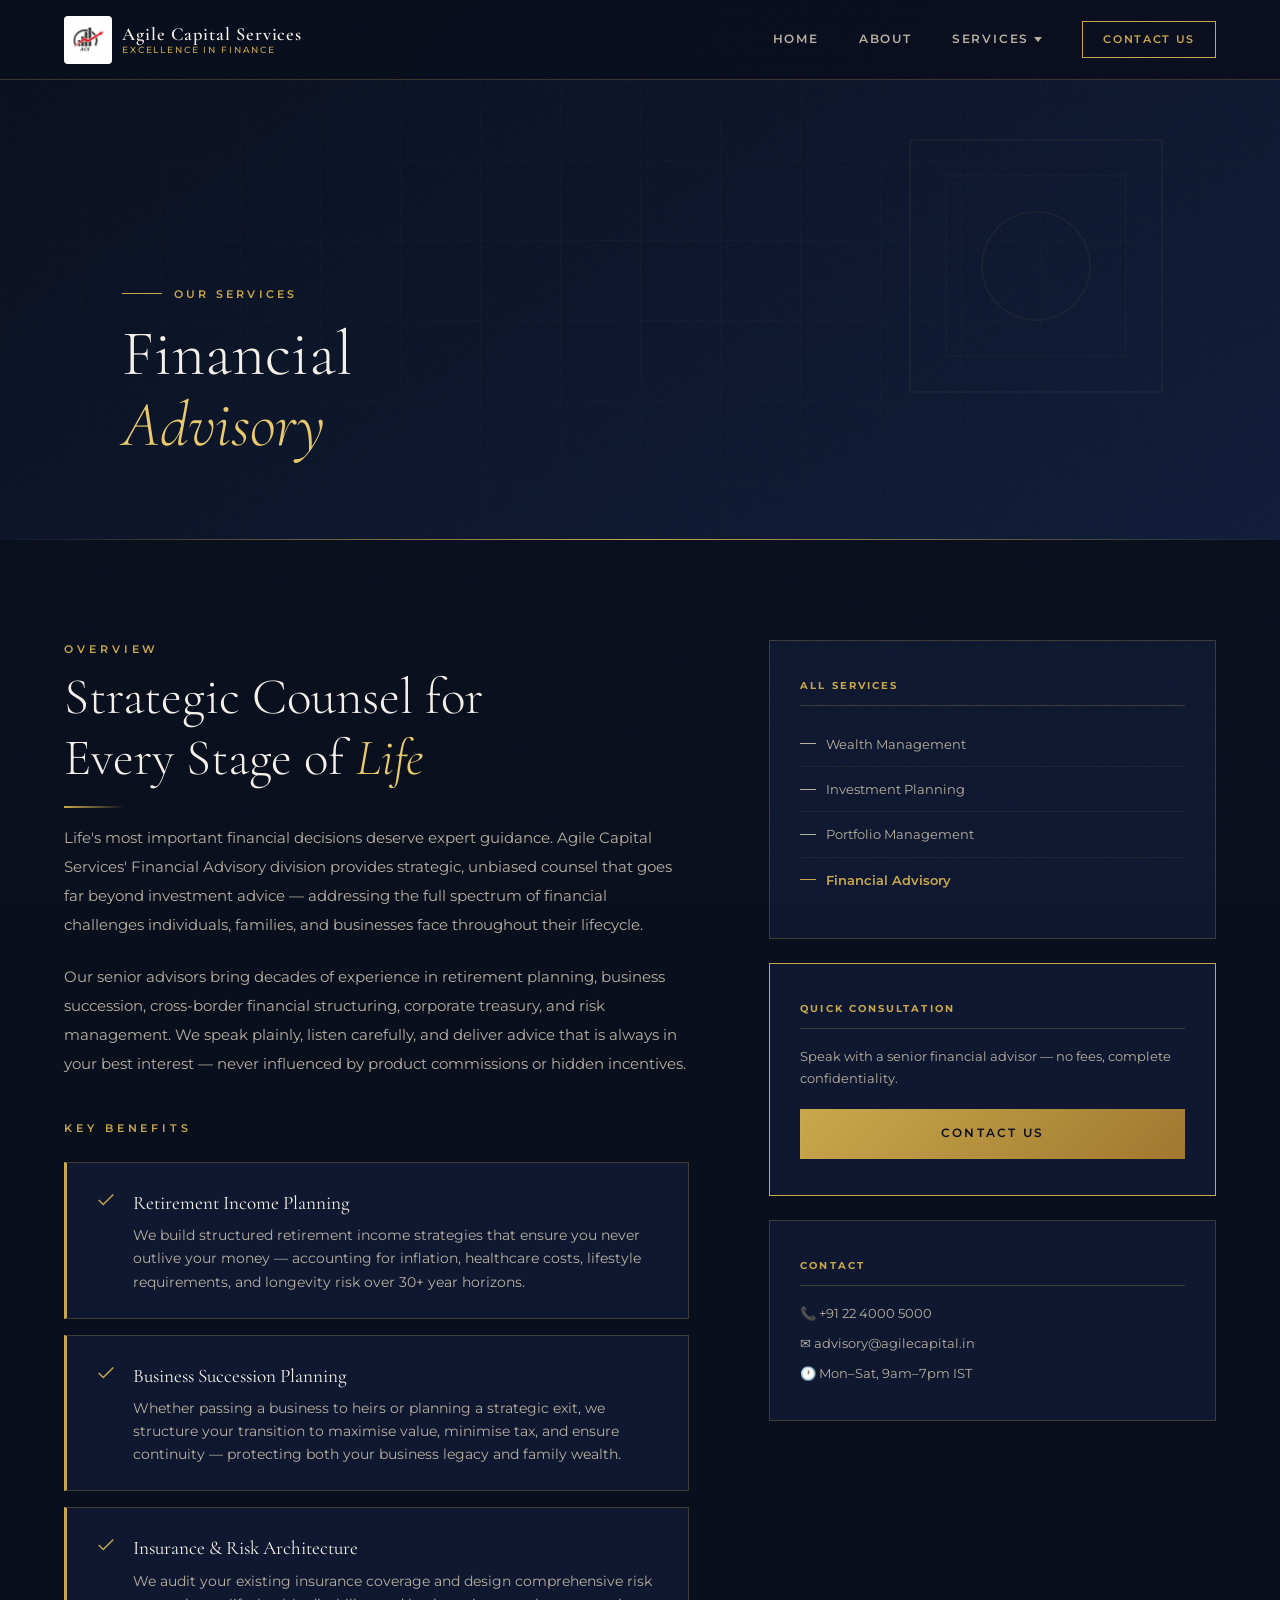
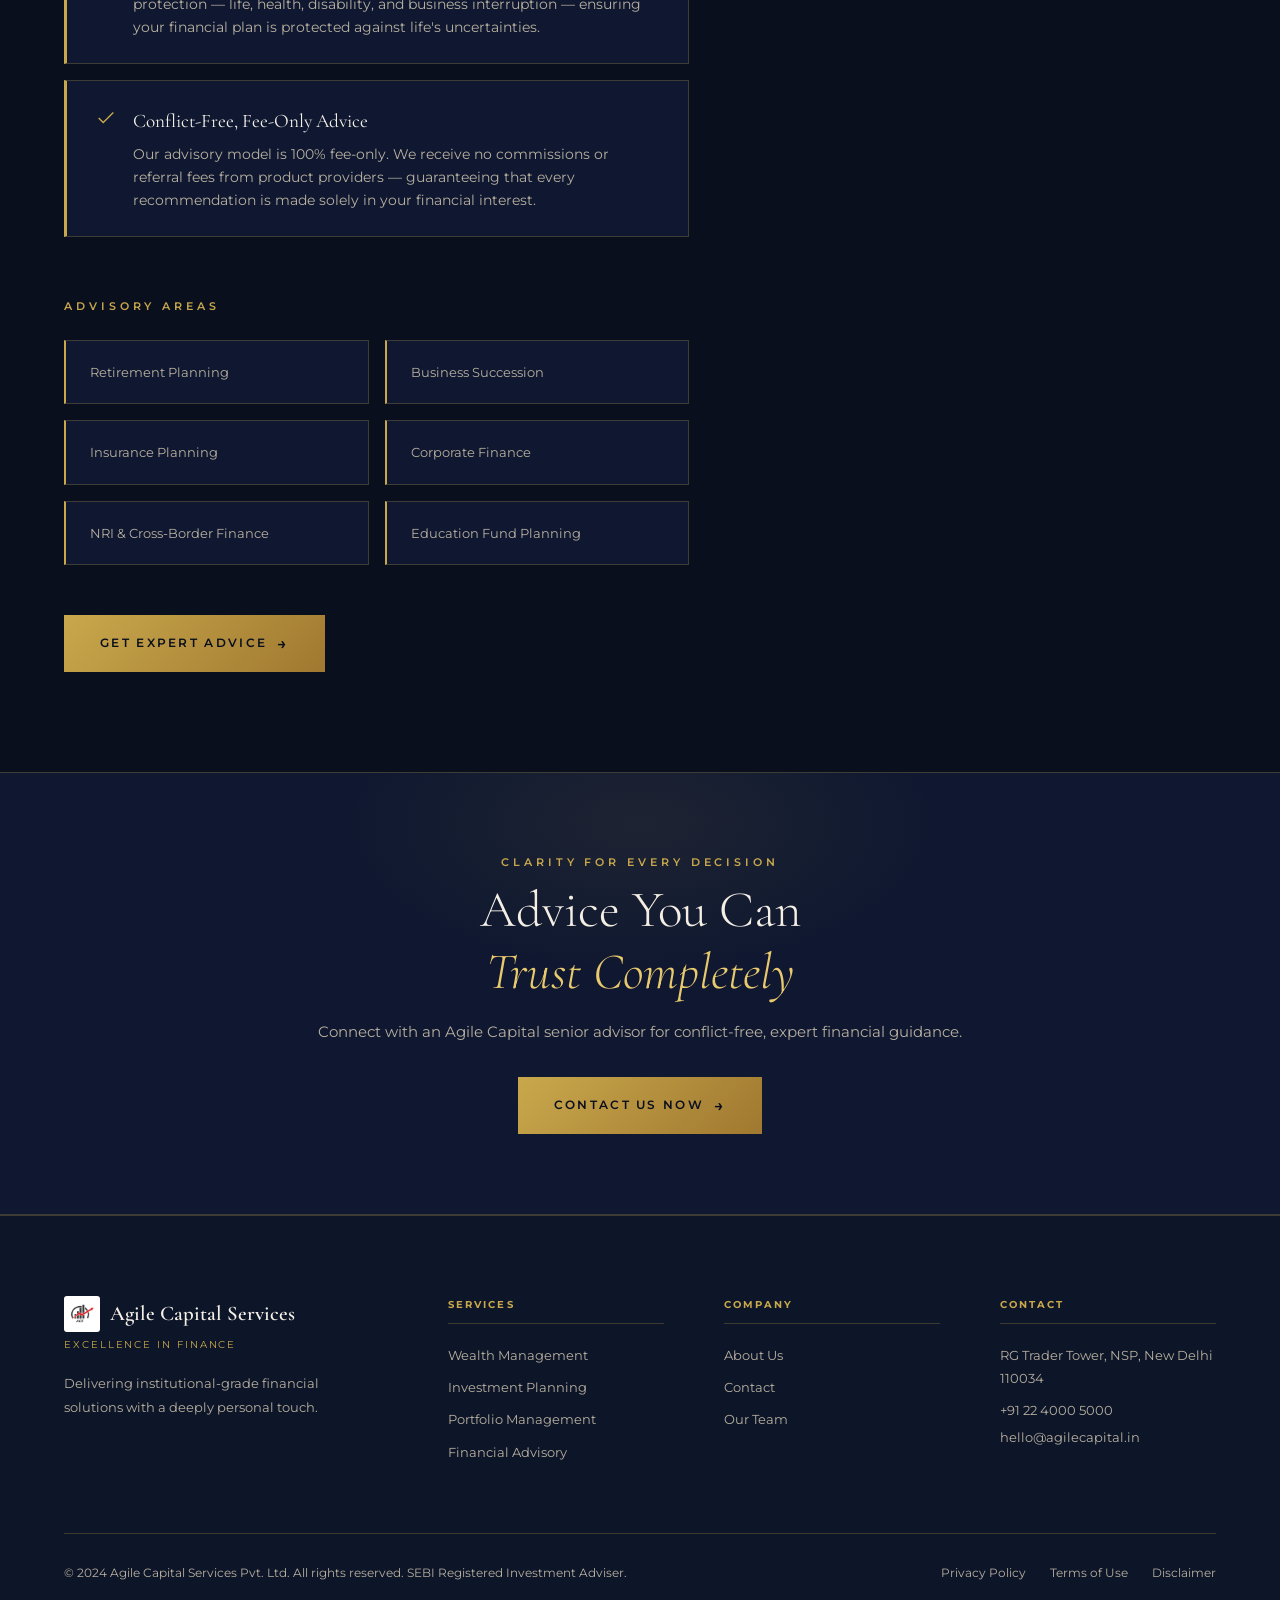
<file: financial-advisory.html>
<!DOCTYPE html>
<html lang="en">
<head>
  <meta charset="UTF-8" />
  <meta name="viewport" content="width=device-width, initial-scale=1.0" />
  <meta name="description" content="Financial Advisory Services — Agile Capital Services. Strategic counsel for retirement, succession, and comprehensive life planning." />
  <title>Financial Advisory | Agile Capital Services</title>
  <link rel="stylesheet" href="css/style.css" />
  <style>
    .service-detail-grid { display:grid; grid-template-columns:1.4fr 1fr; gap:80px; align-items:start; }
    .service-sidebar { position:sticky; top:100px; }
    .service-nav-card { background:var(--navy-card); border:1px solid var(--border); padding:36px 30px; margin-bottom:24px; }
    .service-nav-card h4 { font-size:0.65rem; font-weight:700; letter-spacing:0.2em; text-transform:uppercase; color:var(--gold); margin-bottom:16px; padding-bottom:10px; border-bottom:1px solid var(--border); }
    .service-nav-link { display:flex; align-items:center; gap:10px; padding:11px 0; font-size:0.82rem; color:var(--white-dim); border-bottom:1px solid rgba(201,168,76,0.08); transition:color var(--transition); }
    .service-nav-link:last-child { border-bottom:none; }
    .service-nav-link:hover { color:var(--gold); }
    .service-nav-link.current { color:var(--gold); font-weight:600; }
    .service-nav-link::before { content:''; width:16px; height:1px; background:currentColor; flex-shrink:0; }
    @media (max-width: 900px) { .service-detail-grid { grid-template-columns:1fr; } .service-sidebar { position:static; } }
  </style>
</head>
<body>

  <!-- NAVBAR -->
  <nav class="navbar" id="navbar">
    <a href="index.html" class="nav-logo" style="display:flex;align-items:center;gap:10px;">
      <img src="images/logo.jpg" alt="ACS Logo" style="height:48px;width:48px;object-fit:contain;border-radius:4px;" />
      <div class="logo-text">
        <span class="name">Agile Capital Services</span>
        <span class="tagline">Excellence in Finance</span>
      </div>
    </a>
    <ul class="nav-links">
      <li><a href="index.html">Home</a></li>
      <li><a href="about.html">About</a></li>
      <li class="nav-dropdown">
        <span class="nav-link active">Services <span class="dropdown-arrow"></span></span>
        <div class="dropdown-menu">
          <a href="wealth-management.html">Wealth Management</a>
          <a href="investment-planning.html">Investment Planning</a>
          <a href="portfolio-management.html">Portfolio Management</a>
          <a href="financial-advisory.html">Financial Advisory</a>
          <a href="services.html">All Services →</a>
        </div>
      </li>
      <li><a href="contact.html" class="nav-cta">Contact Us</a></li>
    </ul>
    <button class="nav-hamburger" aria-label="Toggle menu"><span></span><span></span><span></span></button>
  </nav>
  <div class="nav-mobile">
    <a href="index.html">Home</a>
    <div class="mobile-parent">Services <span class="mobile-arrow">▼</span></div>
    <div class="mobile-submenu">
      <a href="wealth-management.html">Wealth Management</a>
      <a href="investment-planning.html">Investment Planning</a>
      <a href="portfolio-management.html">Portfolio Management</a>
      <a href="financial-advisory.html">Financial Advisory</a>
      <a href="services.html">All Services</a>
    </div>
    <a href="about.html">About</a>
    <a href="contact.html">Contact</a>
  </div>

  <!-- PAGE HERO -->
  <div class="page-hero" style="min-height:60vh;">
    <div class="page-hero-bg"></div>
    <div class="hero-grid"></div>
    <div style="position:absolute; right:5%; top:50%; transform:translateY(-50%); opacity:0.06; width:min(360px,35vw);">
      <svg viewBox="0 0 200 200" xmlns="http://www.w3.org/2000/svg" style="width:100%;height:100%;">
        <rect x="30" y="30" width="140" height="140" fill="none" stroke="#C9A84C" stroke-width="1"/>
        <rect x="50" y="50" width="100" height="100" fill="none" stroke="#C9A84C" stroke-width="0.5"/>
        <circle cx="100" cy="100" r="30" fill="none" stroke="#C9A84C" stroke-width="1"/>
        <line x1="30" y1="30" x2="170" y2="170" stroke="#C9A84C" stroke-width="0.3"/>
        <line x1="170" y1="30" x2="30" y2="170" stroke="#C9A84C" stroke-width="0.3"/>
      </svg>
    </div>
    <div class="container page-hero-content">
      <div class="eyebrow">Our Services</div>
      <h1 class="page-hero-title">Financial<br><em>Advisory</em></h1>
    </div>
  </div>

  <!-- DETAIL SECTION -->
  <section class="section">
    <div class="container">
      <div class="service-detail-grid">
        <div>
          <div class="reveal">
            <div class="section-label">Overview</div>
            <h2 class="section-title">Strategic Counsel for<br>Every Stage of <em>Life</em></h2>
            <span class="gold-line"></span>
            <p style="color:var(--white-dim); font-size:0.95rem; line-height:1.9; margin-bottom:1.5rem;">
              Life's most important financial decisions deserve expert guidance. Agile Capital Services' Financial Advisory division provides strategic, unbiased counsel that goes far beyond investment advice — addressing the full spectrum of financial challenges individuals, families, and businesses face throughout their lifecycle.
            </p>
            <p style="color:var(--white-dim); font-size:0.95rem; line-height:1.9; margin-bottom:2.5rem;">
              Our senior advisors bring decades of experience in retirement planning, business succession, cross-border financial structuring, corporate treasury, and risk management. We speak plainly, listen carefully, and deliver advice that is always in your best interest — never influenced by product commissions or hidden incentives.
            </p>
          </div>

          <div class="reveal">
            <div class="section-label" style="margin-bottom:1.5rem;">Key Benefits</div>
            <div class="benefits-list">
              <div class="benefit-item reveal reveal-delay-1">
                <div class="benefit-icon"><svg width="22" height="22" viewBox="0 0 24 24" fill="none" stroke="currentColor" stroke-width="1.5"><polyline points="20 6 9 17 4 12"/></svg></div>
                <div>
                  <div class="benefit-title">Retirement Income Planning</div>
                  <p class="benefit-text">We build structured retirement income strategies that ensure you never outlive your money — accounting for inflation, healthcare costs, lifestyle requirements, and longevity risk over 30+ year horizons.</p>
                </div>
              </div>
              <div class="benefit-item reveal reveal-delay-2">
                <div class="benefit-icon"><svg width="22" height="22" viewBox="0 0 24 24" fill="none" stroke="currentColor" stroke-width="1.5"><polyline points="20 6 9 17 4 12"/></svg></div>
                <div>
                  <div class="benefit-title">Business Succession Planning</div>
                  <p class="benefit-text">Whether passing a business to heirs or planning a strategic exit, we structure your transition to maximise value, minimise tax, and ensure continuity — protecting both your business legacy and family wealth.</p>
                </div>
              </div>
              <div class="benefit-item reveal reveal-delay-3">
                <div class="benefit-icon"><svg width="22" height="22" viewBox="0 0 24 24" fill="none" stroke="currentColor" stroke-width="1.5"><polyline points="20 6 9 17 4 12"/></svg></div>
                <div>
                  <div class="benefit-title">Insurance & Risk Architecture</div>
                  <p class="benefit-text">We audit your existing insurance coverage and design comprehensive risk protection — life, health, disability, and business interruption — ensuring your financial plan is protected against life's uncertainties.</p>
                </div>
              </div>
              <div class="benefit-item reveal reveal-delay-4">
                <div class="benefit-icon"><svg width="22" height="22" viewBox="0 0 24 24" fill="none" stroke="currentColor" stroke-width="1.5"><polyline points="20 6 9 17 4 12"/></svg></div>
                <div>
                  <div class="benefit-title">Conflict-Free, Fee-Only Advice</div>
                  <p class="benefit-text">Our advisory model is 100% fee-only. We receive no commissions or referral fees from product providers — guaranteeing that every recommendation is made solely in your financial interest.</p>
                </div>
              </div>
            </div>
          </div>

          <div style="margin-top:60px;" class="reveal">
            <div class="section-label" style="margin-bottom:1.5rem;">Advisory Areas</div>
            <div style="display:grid; grid-template-columns:1fr 1fr; gap:16px;">
              <div style="padding:20px 24px; background:var(--navy-card); border:1px solid var(--border); font-size:0.82rem; color:var(--white-dim); border-left:2px solid var(--gold);">Retirement Planning</div>
              <div style="padding:20px 24px; background:var(--navy-card); border:1px solid var(--border); font-size:0.82rem; color:var(--white-dim); border-left:2px solid var(--gold);">Business Succession</div>
              <div style="padding:20px 24px; background:var(--navy-card); border:1px solid var(--border); font-size:0.82rem; color:var(--white-dim); border-left:2px solid var(--gold);">Insurance Planning</div>
              <div style="padding:20px 24px; background:var(--navy-card); border:1px solid var(--border); font-size:0.82rem; color:var(--white-dim); border-left:2px solid var(--gold);">Corporate Finance</div>
              <div style="padding:20px 24px; background:var(--navy-card); border:1px solid var(--border); font-size:0.82rem; color:var(--white-dim); border-left:2px solid var(--gold);">NRI & Cross-Border Finance</div>
              <div style="padding:20px 24px; background:var(--navy-card); border:1px solid var(--border); font-size:0.82rem; color:var(--white-dim); border-left:2px solid var(--gold);">Education Fund Planning</div>
            </div>
          </div>

          <div style="margin-top:50px;" class="reveal">
            <a href="contact.html" class="btn btn-gold btn-arrow">Get Expert Advice</a>
          </div>
        </div>

        <div class="service-sidebar reveal reveal-delay-2">
          <div class="service-nav-card">
            <h4>All Services</h4>
            <a href="wealth-management.html" class="service-nav-link">Wealth Management</a>
            <a href="investment-planning.html" class="service-nav-link">Investment Planning</a>
            <a href="portfolio-management.html" class="service-nav-link">Portfolio Management</a>
            <a href="financial-advisory.html" class="service-nav-link current">Financial Advisory</a>
          </div>
          <div class="service-nav-card" style="border-color:var(--gold);">
            <h4>Quick Consultation</h4>
            <p style="font-size:0.82rem; color:var(--white-dim); line-height:1.7; margin-bottom:20px;">Speak with a senior financial advisor — no fees, complete confidentiality.</p>
            <a href="contact.html" class="btn btn-gold" style="width:100%; justify-content:center;">Contact Us</a>
          </div>
          <div class="service-nav-card">
            <h4>Contact</h4>
            <p style="font-size:0.82rem; color:var(--white-dim);">📞 +91 22 4000 5000</p>
            <p style="font-size:0.82rem; color:var(--white-dim); margin-top:8px;">✉ advisory@agilecapital.in</p>
            <p style="font-size:0.82rem; color:var(--white-dim); margin-top:8px;">🕐 Mon–Sat, 9am–7pm IST</p>
          </div>
        </div>
      </div>
    </div>
  </section>

  <!-- CTA BANNER -->
  <div class="cta-banner reveal">
    <div class="section-label">Clarity for Every Decision</div>
    <h2 class="section-title">Advice You Can<br><em>Trust Completely</em></h2>
    <p class="sub">Connect with an Agile Capital senior advisor for conflict-free, expert financial guidance.</p>
    <a href="contact.html" class="btn btn-gold btn-arrow">Contact Us Now</a>
  </div>

  <!-- FOOTER -->
  <footer>
    <div class="footer-grid">
      <div class="footer-brand">
        <div class="logo-name" style="display:flex;align-items:center;gap:10px;"><img src="images/logo.jpg" alt="ACS" style="height:36px;width:36px;object-fit:contain;border-radius:3px;"/>Agile Capital Services</div>
        <div class="logo-tag">Excellence in Finance</div>
        <p>Delivering institutional-grade financial solutions with a deeply personal touch.</p>
      </div>
      <div class="footer-col">
        <h4>Services</h4>
        <a href="wealth-management.html">Wealth Management</a>
        <a href="investment-planning.html">Investment Planning</a>
        <a href="portfolio-management.html">Portfolio Management</a>
        <a href="financial-advisory.html">Financial Advisory</a>
      </div>
      <div class="footer-col">
        <h4>Company</h4>
        <a href="about.html">About Us</a>
        <a href="contact.html">Contact</a>
        <a href="about.html#team">Our Team</a>
      </div>
      <div class="footer-col">
        <h4>Contact</h4>
        <p>RG Trader Tower, NSP, New Delhi 110034</p>
        <p style="margin-top:8px;">+91 22 4000 5000</p>
        <p style="margin-top:4px;">hello@agilecapital.in</p>
      </div>
    </div>
    <div class="footer-bottom">
      <span>© 2024 Agile Capital Services Pvt. Ltd. All rights reserved. SEBI Registered Investment Adviser.</span>
      <div class="footer-bottom-links">
        <a href="#">Privacy Policy</a>
        <a href="#">Terms of Use</a>
        <a href="#">Disclaimer</a>
      </div>
    </div>
  </footer>

  <script src="js/script.js"></script>
</body>
</html>
</file>
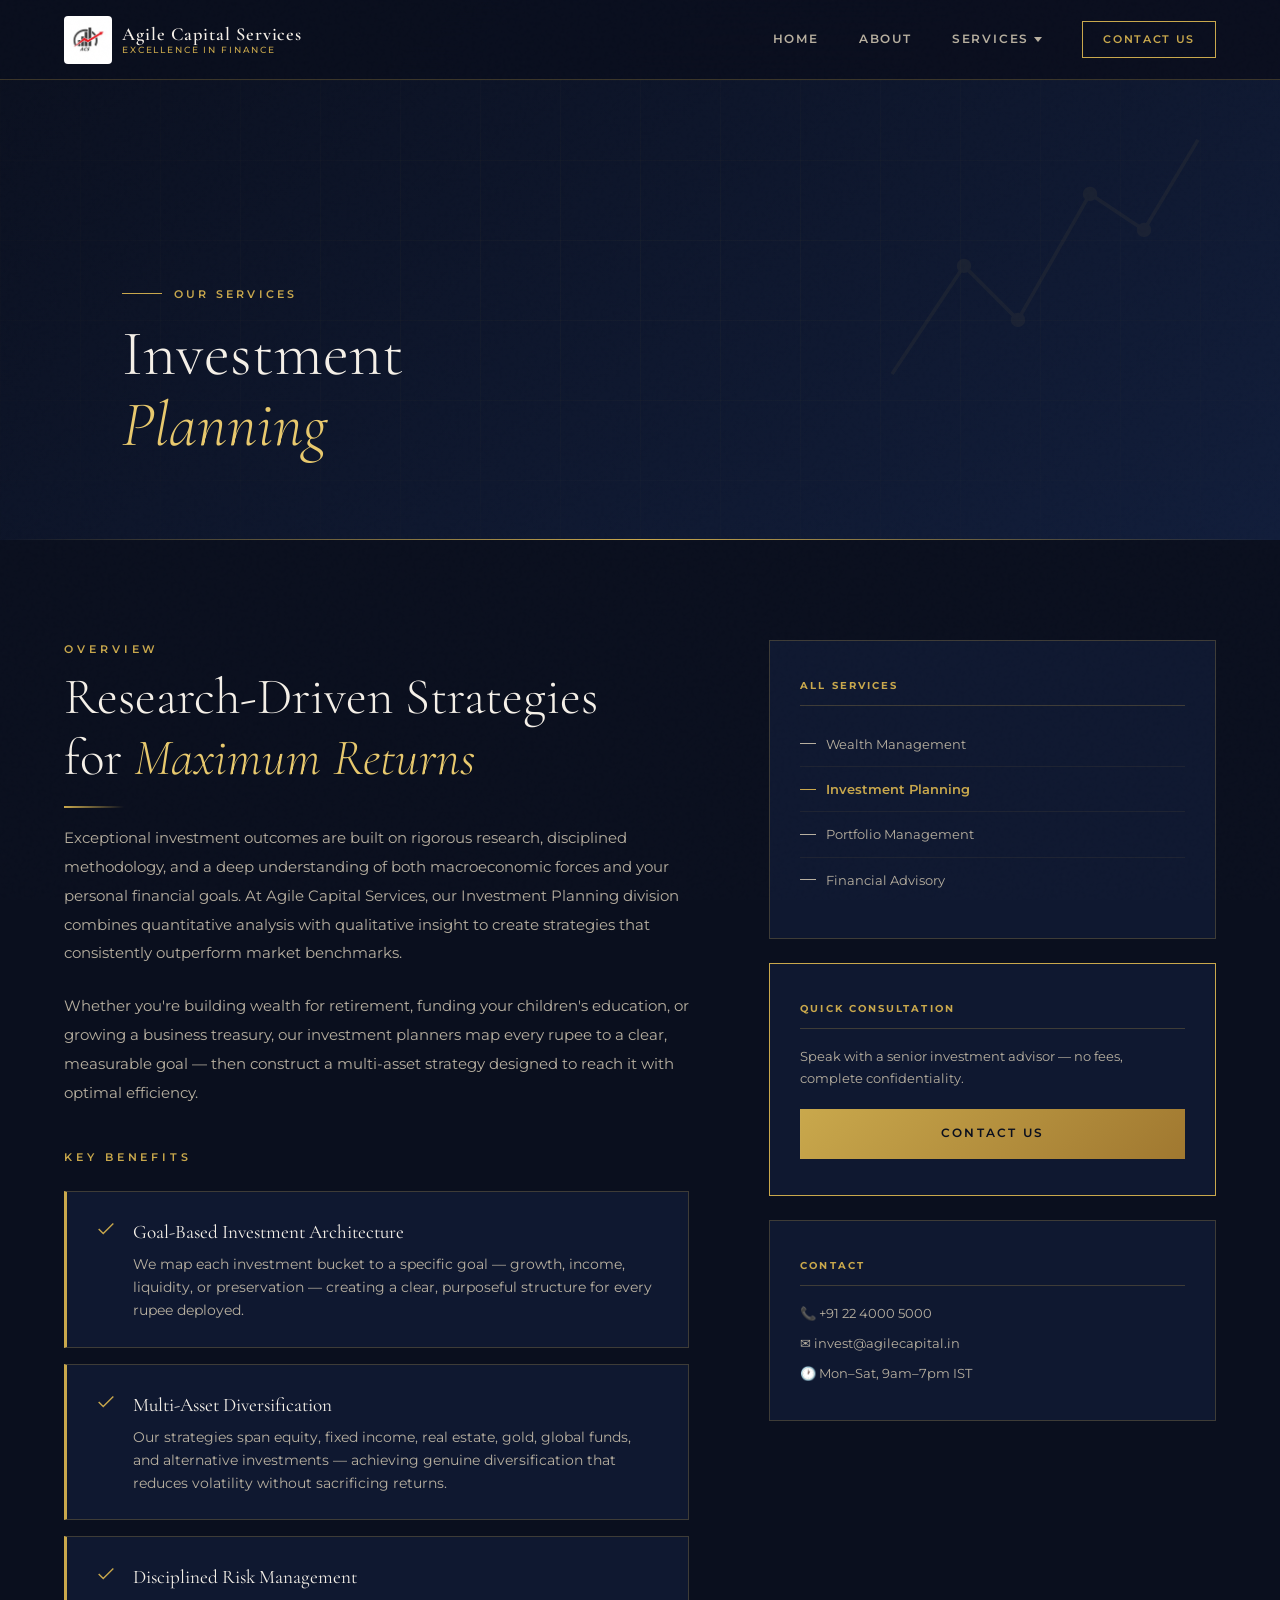
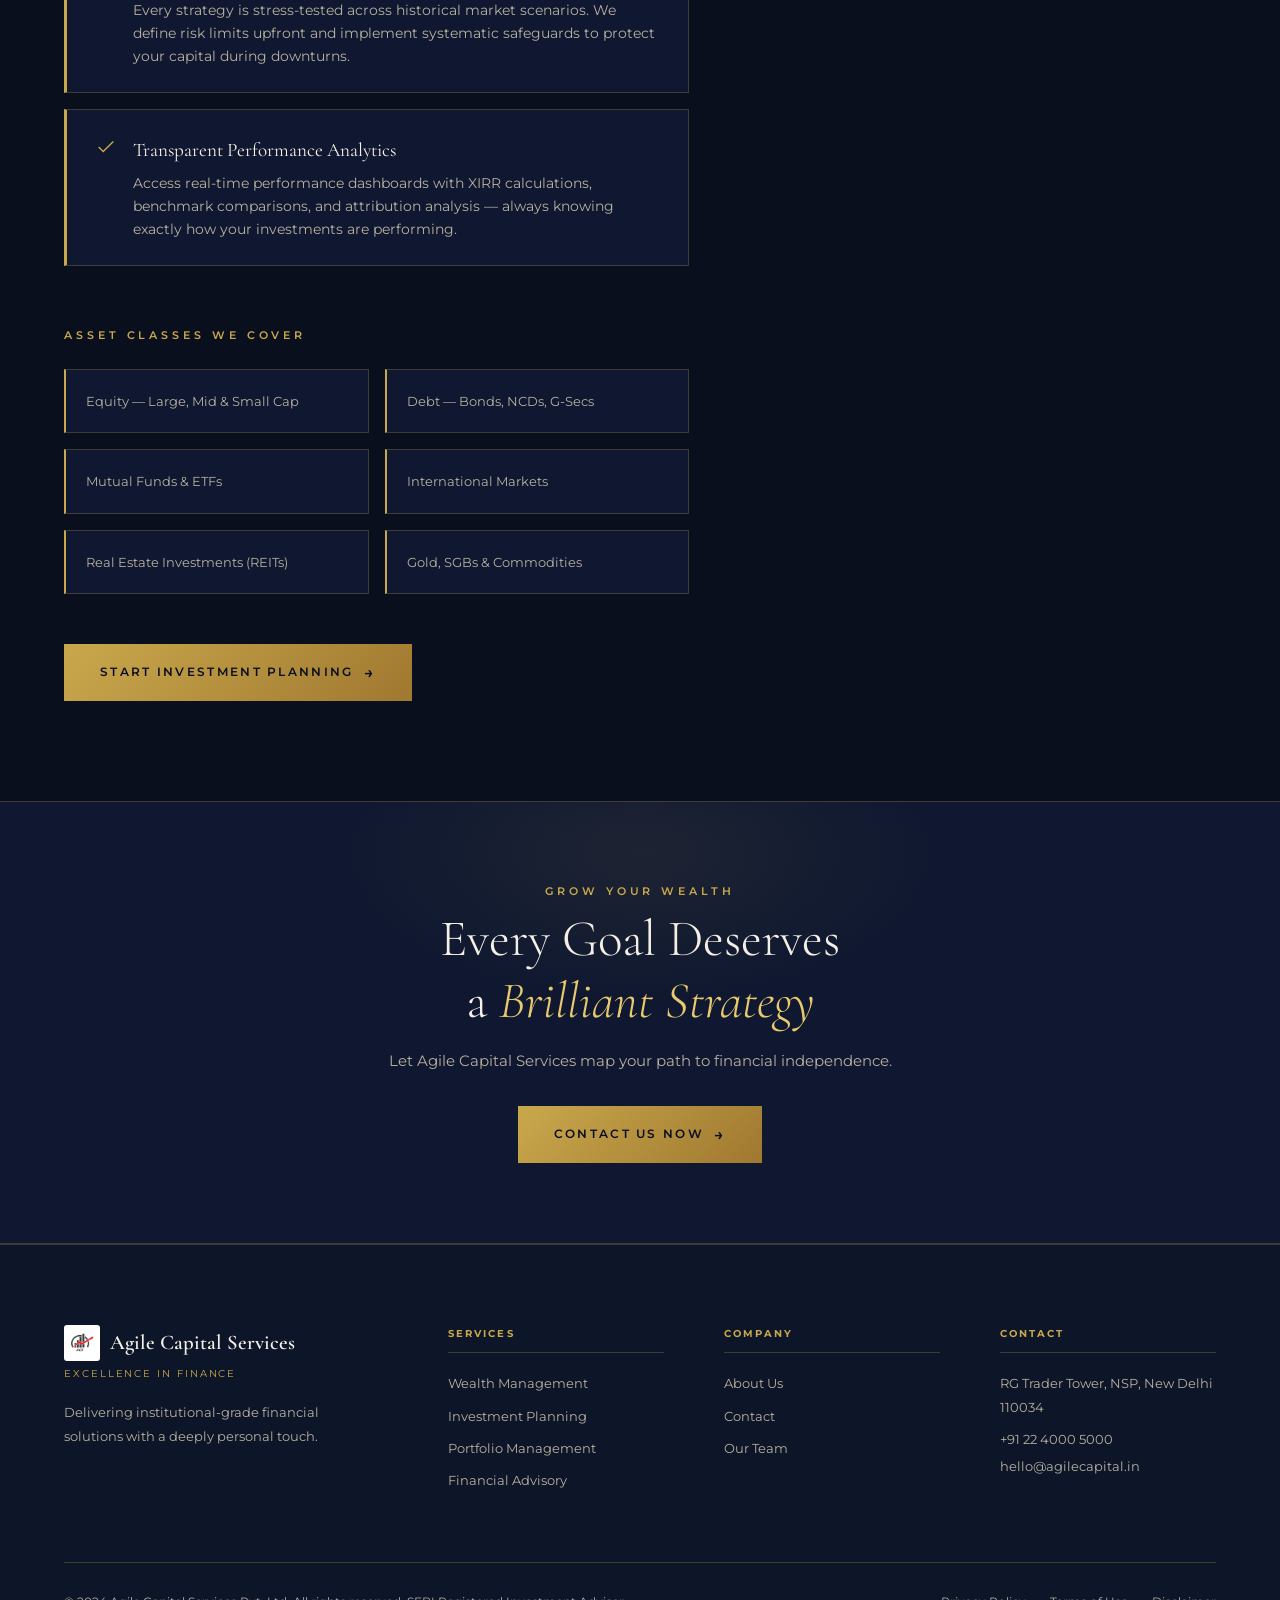
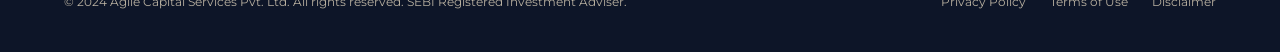
<file: investment-planning.html>
<!DOCTYPE html>
<html lang="en">
<head>
  <meta charset="UTF-8" />
  <meta name="viewport" content="width=device-width, initial-scale=1.0" />
  <meta name="description" content="Investment Planning Services — Agile Capital Services. Data-driven strategies for maximum risk-adjusted returns." />
  <title>Investment Planning | Agile Capital Services</title>
  <link rel="stylesheet" href="css/style.css" />
  <style>
    .service-detail-grid { display:grid; grid-template-columns:1.4fr 1fr; gap:80px; align-items:start; }
    .service-sidebar { position:sticky; top:100px; }
    .service-nav-card { background:var(--navy-card); border:1px solid var(--border); padding:36px 30px; margin-bottom:24px; }
    .service-nav-card h4 { font-size:0.65rem; font-weight:700; letter-spacing:0.2em; text-transform:uppercase; color:var(--gold); margin-bottom:16px; padding-bottom:10px; border-bottom:1px solid var(--border); }
    .service-nav-link { display:flex; align-items:center; gap:10px; padding:11px 0; font-size:0.82rem; color:var(--white-dim); border-bottom:1px solid rgba(201,168,76,0.08); transition:color var(--transition); }
    .service-nav-link:last-child { border-bottom:none; }
    .service-nav-link:hover { color:var(--gold); }
    .service-nav-link.current { color:var(--gold); font-weight:600; }
    .service-nav-link::before { content:''; width:16px; height:1px; background:currentColor; flex-shrink:0; }
    @media (max-width: 900px) { .service-detail-grid { grid-template-columns:1fr; } .service-sidebar { position:static; } }
  </style>
</head>
<body>

  <!-- NAVBAR -->
  <nav class="navbar" id="navbar">
    <a href="index.html" class="nav-logo" style="display:flex;align-items:center;gap:10px;">
      <img src="images/logo.jpg" alt="ACS Logo" style="height:48px;width:48px;object-fit:contain;border-radius:4px;" />
      <div class="logo-text">
        <span class="name">Agile Capital Services</span>
        <span class="tagline">Excellence in Finance</span>
      </div>
    </a>
    <ul class="nav-links">
      <li><a href="index.html">Home</a></li>
      <li><a href="about.html">About</a></li>
      <li class="nav-dropdown">
        <span class="nav-link active">Services <span class="dropdown-arrow"></span></span>
        <div class="dropdown-menu">
          <a href="wealth-management.html">Wealth Management</a>
          <a href="investment-planning.html">Investment Planning</a>
          <a href="portfolio-management.html">Portfolio Management</a>
          <a href="financial-advisory.html">Financial Advisory</a>
          <a href="services.html">All Services →</a>
        </div>
      </li>
      <li><a href="contact.html" class="nav-cta">Contact Us</a></li>
    </ul>
    <button class="nav-hamburger" aria-label="Toggle menu"><span></span><span></span><span></span></button>
  </nav>
  <div class="nav-mobile">
    <a href="index.html">Home</a>
    <div class="mobile-parent">Services <span class="mobile-arrow">▼</span></div>
    <div class="mobile-submenu">
      <a href="wealth-management.html">Wealth Management</a>
      <a href="investment-planning.html">Investment Planning</a>
      <a href="portfolio-management.html">Portfolio Management</a>
      <a href="financial-advisory.html">Financial Advisory</a>
      <a href="services.html">All Services</a>
    </div>
    <a href="about.html">About</a>
    <a href="contact.html">Contact</a>
  </div>

  <!-- PAGE HERO -->
  <div class="page-hero" style="min-height:60vh;">
    <div class="page-hero-bg"></div>
    <div class="hero-grid"></div>
    <div style="position:absolute; right:5%; top:50%; transform:translateY(-50%); opacity:0.06; width:min(360px,35vw);">
      <svg viewBox="0 0 200 200" xmlns="http://www.w3.org/2000/svg" style="width:100%;height:100%;">
        <polyline points="20,160 60,100 90,130 130,60 160,80 190,30" fill="none" stroke="#C9A84C" stroke-width="2"/>
        <circle cx="60" cy="100" r="4" fill="#C9A84C"/>
        <circle cx="90" cy="130" r="4" fill="#C9A84C"/>
        <circle cx="130" cy="60" r="4" fill="#C9A84C"/>
        <circle cx="160" cy="80" r="4" fill="#C9A84C"/>
      </svg>
    </div>
    <div class="container page-hero-content">
      <div class="eyebrow">Our Services</div>
      <h1 class="page-hero-title">Investment<br><em>Planning</em></h1>
    </div>
  </div>

  <!-- DETAIL SECTION -->
  <section class="section">
    <div class="container">
      <div class="service-detail-grid">
        <div>
          <div class="reveal">
            <div class="section-label">Overview</div>
            <h2 class="section-title">Research-Driven Strategies<br>for <em>Maximum Returns</em></h2>
            <span class="gold-line"></span>
            <p style="color:var(--white-dim); font-size:0.95rem; line-height:1.9; margin-bottom:1.5rem;">
              Exceptional investment outcomes are built on rigorous research, disciplined methodology, and a deep understanding of both macroeconomic forces and your personal financial goals. At Agile Capital Services, our Investment Planning division combines quantitative analysis with qualitative insight to create strategies that consistently outperform market benchmarks.
            </p>
            <p style="color:var(--white-dim); font-size:0.95rem; line-height:1.9; margin-bottom:2.5rem;">
              Whether you're building wealth for retirement, funding your children's education, or growing a business treasury, our investment planners map every rupee to a clear, measurable goal — then construct a multi-asset strategy designed to reach it with optimal efficiency.
            </p>
          </div>

          <div class="reveal">
            <div class="section-label" style="margin-bottom:1.5rem;">Key Benefits</div>
            <div class="benefits-list">
              <div class="benefit-item reveal reveal-delay-1">
                <div class="benefit-icon"><svg width="22" height="22" viewBox="0 0 24 24" fill="none" stroke="currentColor" stroke-width="1.5"><polyline points="20 6 9 17 4 12"/></svg></div>
                <div>
                  <div class="benefit-title">Goal-Based Investment Architecture</div>
                  <p class="benefit-text">We map each investment bucket to a specific goal — growth, income, liquidity, or preservation — creating a clear, purposeful structure for every rupee deployed.</p>
                </div>
              </div>
              <div class="benefit-item reveal reveal-delay-2">
                <div class="benefit-icon"><svg width="22" height="22" viewBox="0 0 24 24" fill="none" stroke="currentColor" stroke-width="1.5"><polyline points="20 6 9 17 4 12"/></svg></div>
                <div>
                  <div class="benefit-title">Multi-Asset Diversification</div>
                  <p class="benefit-text">Our strategies span equity, fixed income, real estate, gold, global funds, and alternative investments — achieving genuine diversification that reduces volatility without sacrificing returns.</p>
                </div>
              </div>
              <div class="benefit-item reveal reveal-delay-3">
                <div class="benefit-icon"><svg width="22" height="22" viewBox="0 0 24 24" fill="none" stroke="currentColor" stroke-width="1.5"><polyline points="20 6 9 17 4 12"/></svg></div>
                <div>
                  <div class="benefit-title">Disciplined Risk Management</div>
                  <p class="benefit-text">Every strategy is stress-tested across historical market scenarios. We define risk limits upfront and implement systematic safeguards to protect your capital during downturns.</p>
                </div>
              </div>
              <div class="benefit-item reveal reveal-delay-4">
                <div class="benefit-icon"><svg width="22" height="22" viewBox="0 0 24 24" fill="none" stroke="currentColor" stroke-width="1.5"><polyline points="20 6 9 17 4 12"/></svg></div>
                <div>
                  <div class="benefit-title">Transparent Performance Analytics</div>
                  <p class="benefit-text">Access real-time performance dashboards with XIRR calculations, benchmark comparisons, and attribution analysis — always knowing exactly how your investments are performing.</p>
                </div>
              </div>
            </div>
          </div>

          <div style="margin-top:60px;" class="reveal">
            <div class="section-label" style="margin-bottom:1.5rem;">Asset Classes We Cover</div>
            <div style="display:grid; grid-template-columns:1fr 1fr; gap:16px;">
              <div style="padding:20px; background:var(--navy-card); border:1px solid var(--border); font-size:0.82rem; color:var(--white-dim); border-left:2px solid var(--gold);">Equity — Large, Mid & Small Cap</div>
              <div style="padding:20px; background:var(--navy-card); border:1px solid var(--border); font-size:0.82rem; color:var(--white-dim); border-left:2px solid var(--gold);">Debt — Bonds, NCDs, G-Secs</div>
              <div style="padding:20px; background:var(--navy-card); border:1px solid var(--border); font-size:0.82rem; color:var(--white-dim); border-left:2px solid var(--gold);">Mutual Funds & ETFs</div>
              <div style="padding:20px; background:var(--navy-card); border:1px solid var(--border); font-size:0.82rem; color:var(--white-dim); border-left:2px solid var(--gold);">International Markets</div>
              <div style="padding:20px; background:var(--navy-card); border:1px solid var(--border); font-size:0.82rem; color:var(--white-dim); border-left:2px solid var(--gold);">Real Estate Investments (REITs)</div>
              <div style="padding:20px; background:var(--navy-card); border:1px solid var(--border); font-size:0.82rem; color:var(--white-dim); border-left:2px solid var(--gold);">Gold, SGBs & Commodities</div>
            </div>
          </div>

          <div style="margin-top:50px;" class="reveal">
            <a href="contact.html" class="btn btn-gold btn-arrow">Start Investment Planning</a>
          </div>
        </div>

        <div class="service-sidebar reveal reveal-delay-2">
          <div class="service-nav-card">
            <h4>All Services</h4>
            <a href="wealth-management.html" class="service-nav-link">Wealth Management</a>
            <a href="investment-planning.html" class="service-nav-link current">Investment Planning</a>
            <a href="portfolio-management.html" class="service-nav-link">Portfolio Management</a>
            <a href="financial-advisory.html" class="service-nav-link">Financial Advisory</a>
          </div>
          <div class="service-nav-card" style="border-color:var(--gold);">
            <h4>Quick Consultation</h4>
            <p style="font-size:0.82rem; color:var(--white-dim); line-height:1.7; margin-bottom:20px;">Speak with a senior investment advisor — no fees, complete confidentiality.</p>
            <a href="contact.html" class="btn btn-gold" style="width:100%; justify-content:center;">Contact Us</a>
          </div>
          <div class="service-nav-card">
            <h4>Contact</h4>
            <p style="font-size:0.82rem; color:var(--white-dim);">📞 +91 22 4000 5000</p>
            <p style="font-size:0.82rem; color:var(--white-dim); margin-top:8px;">✉ invest@agilecapital.in</p>
            <p style="font-size:0.82rem; color:var(--white-dim); margin-top:8px;">🕐 Mon–Sat, 9am–7pm IST</p>
          </div>
        </div>
      </div>
    </div>
  </section>

  <!-- CTA BANNER -->
  <div class="cta-banner reveal">
    <div class="section-label">Grow Your Wealth</div>
    <h2 class="section-title">Every Goal Deserves<br>a <em>Brilliant Strategy</em></h2>
    <p class="sub">Let Agile Capital Services map your path to financial independence.</p>
    <a href="contact.html" class="btn btn-gold btn-arrow">Contact Us Now</a>
  </div>

  <!-- FOOTER -->
  <footer>
    <div class="footer-grid">
      <div class="footer-brand">
        <div class="logo-name" style="display:flex;align-items:center;gap:10px;"><img src="images/logo.jpg" alt="ACS" style="height:36px;width:36px;object-fit:contain;border-radius:3px;"/>Agile Capital Services</div>
        <div class="logo-tag">Excellence in Finance</div>
        <p>Delivering institutional-grade financial solutions with a deeply personal touch.</p>
      </div>
      <div class="footer-col">
        <h4>Services</h4>
        <a href="wealth-management.html">Wealth Management</a>
        <a href="investment-planning.html">Investment Planning</a>
        <a href="portfolio-management.html">Portfolio Management</a>
        <a href="financial-advisory.html">Financial Advisory</a>
      </div>
      <div class="footer-col">
        <h4>Company</h4>
        <a href="about.html">About Us</a>
        <a href="contact.html">Contact</a>
        <a href="about.html#team">Our Team</a>
      </div>
      <div class="footer-col">
        <h4>Contact</h4>
        <p>RG Trader Tower, NSP, New Delhi 110034</p>
        <p style="margin-top:8px;">+91 22 4000 5000</p>
        <p style="margin-top:4px;">hello@agilecapital.in</p>
      </div>
    </div>
    <div class="footer-bottom">
      <span>© 2024 Agile Capital Services Pvt. Ltd. All rights reserved. SEBI Registered Investment Adviser.</span>
      <div class="footer-bottom-links">
        <a href="#">Privacy Policy</a>
        <a href="#">Terms of Use</a>
        <a href="#">Disclaimer</a>
      </div>
    </div>
  </footer>

  <script src="js/script.js"></script>
</body>
</html>
</file>
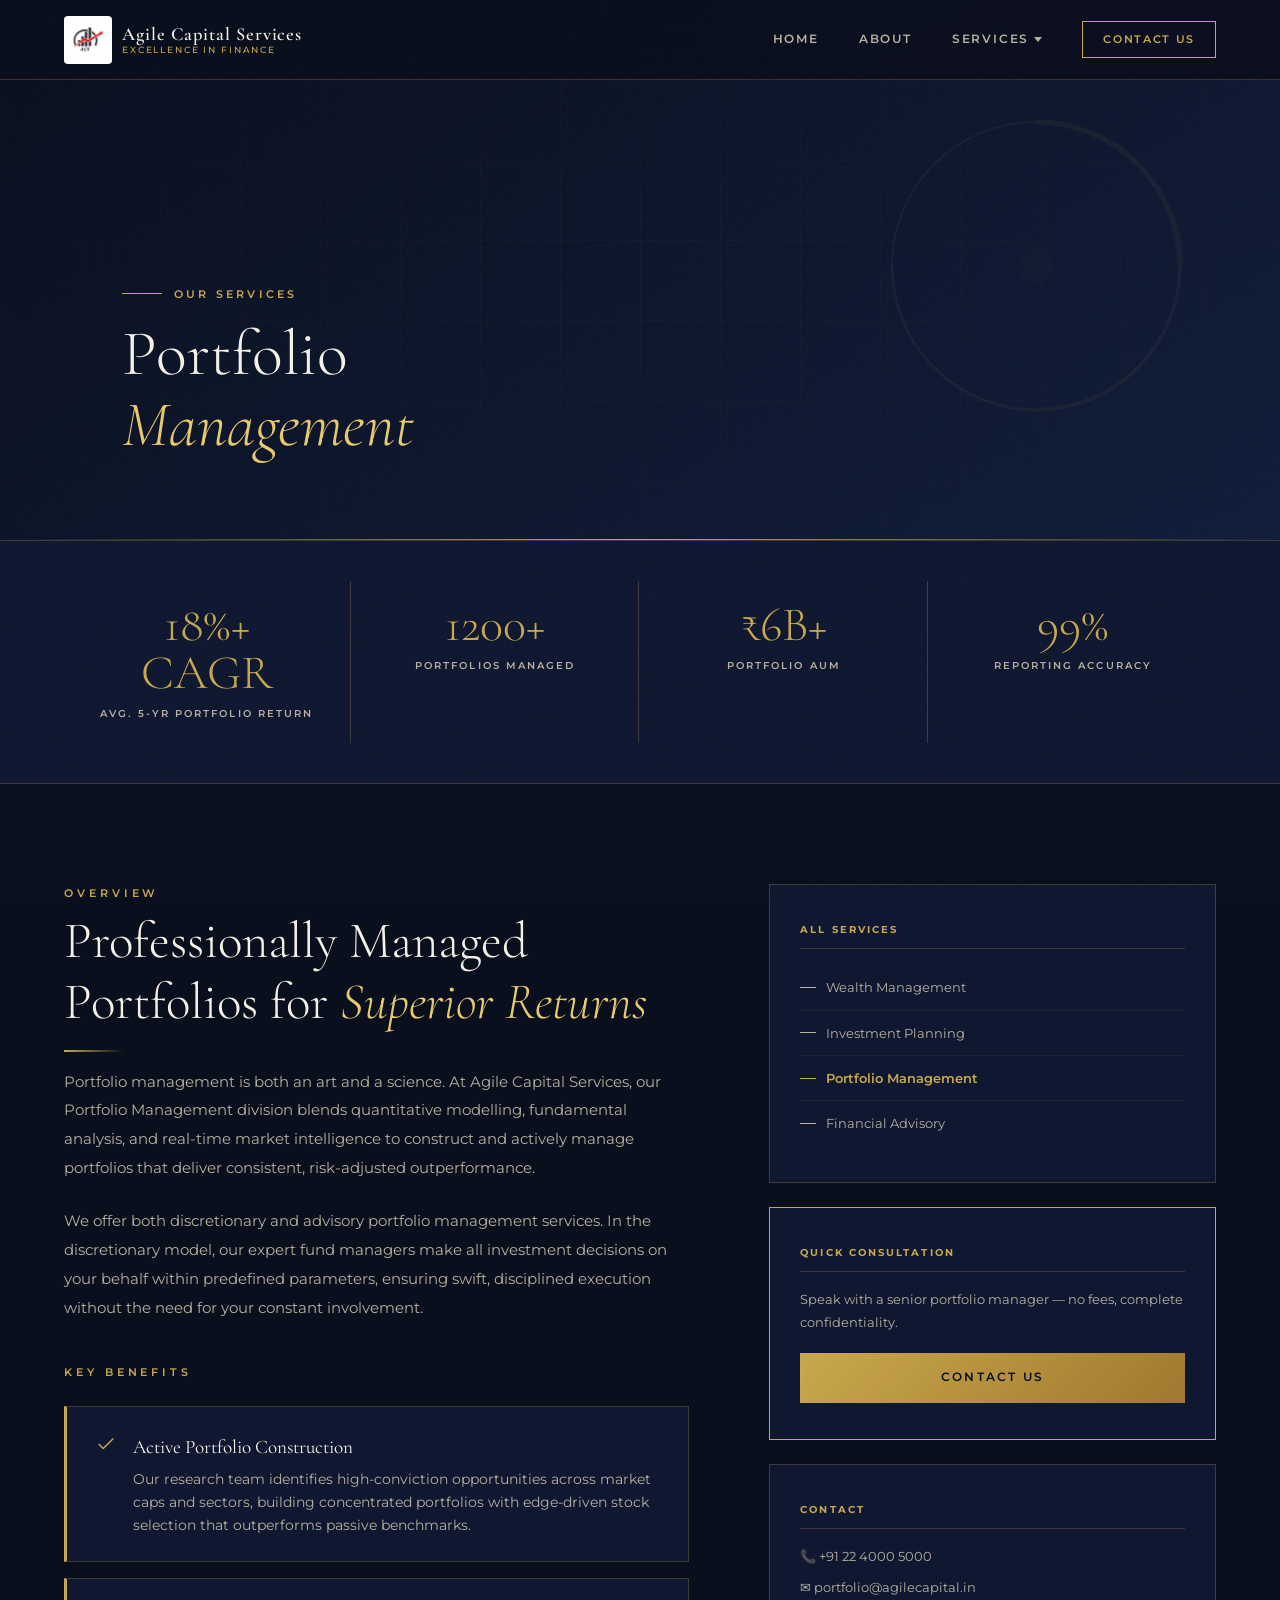
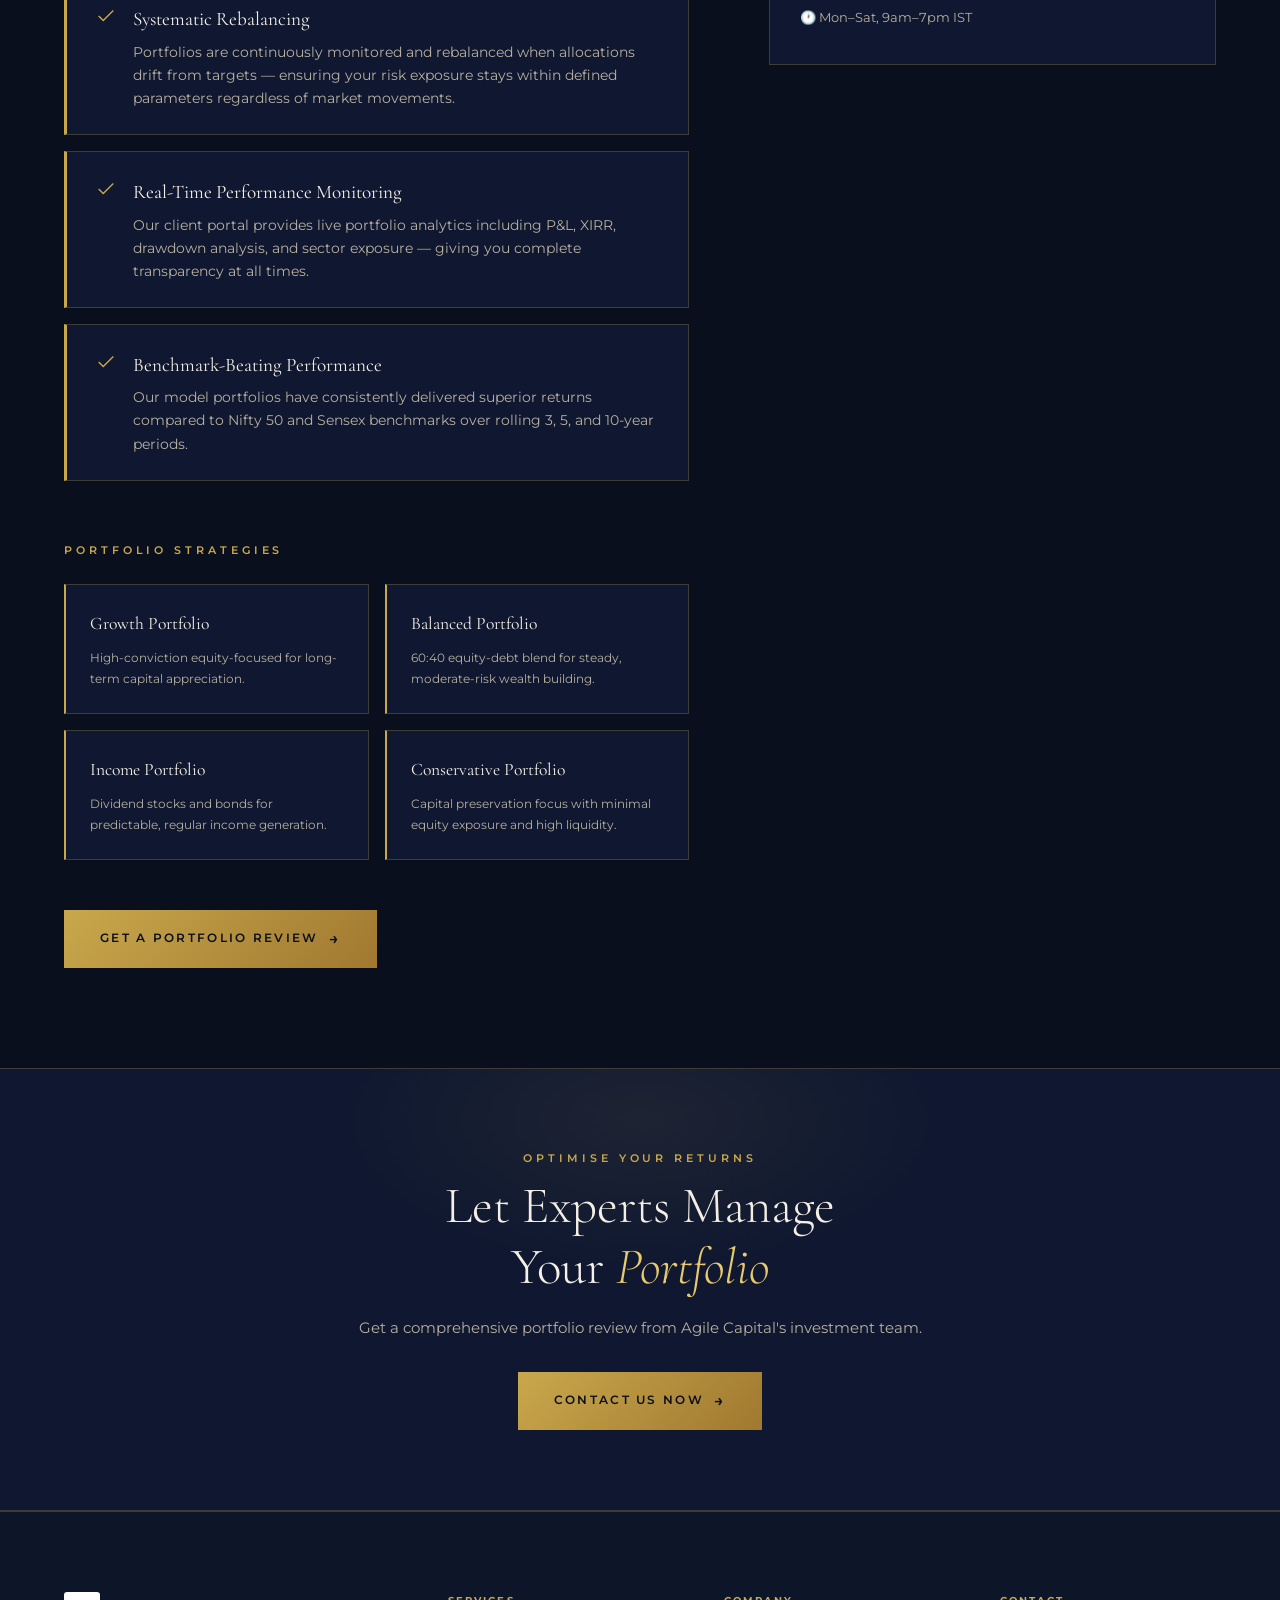
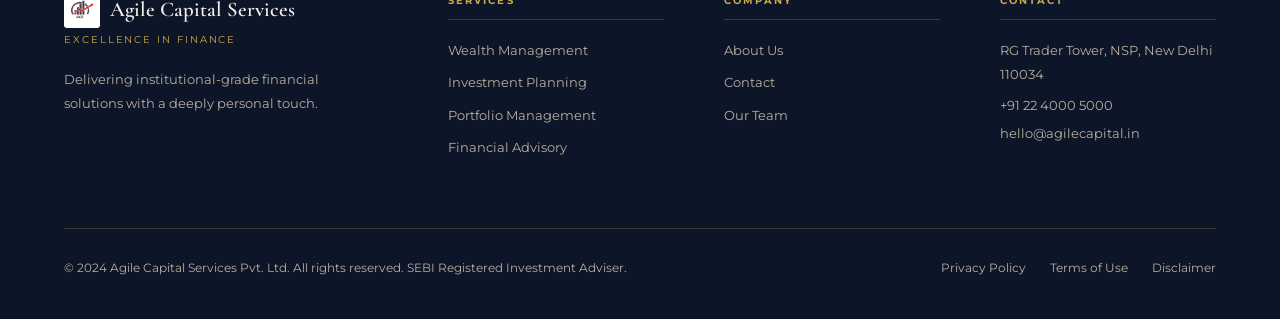
<file: portfolio-management.html>
<!DOCTYPE html>
<html lang="en">
<head>
  <meta charset="UTF-8" />
  <meta name="viewport" content="width=device-width, initial-scale=1.0" />
  <meta name="description" content="Portfolio Management Services — Agile Capital Services. Active portfolio construction, monitoring, and rebalancing." />
  <title>Portfolio Management | Agile Capital Services</title>
  <link rel="stylesheet" href="css/style.css" />
  <style>
    .service-detail-grid { display:grid; grid-template-columns:1.4fr 1fr; gap:80px; align-items:start; }
    .service-sidebar { position:sticky; top:100px; }
    .service-nav-card { background:var(--navy-card); border:1px solid var(--border); padding:36px 30px; margin-bottom:24px; }
    .service-nav-card h4 { font-size:0.65rem; font-weight:700; letter-spacing:0.2em; text-transform:uppercase; color:var(--gold); margin-bottom:16px; padding-bottom:10px; border-bottom:1px solid var(--border); }
    .service-nav-link { display:flex; align-items:center; gap:10px; padding:11px 0; font-size:0.82rem; color:var(--white-dim); border-bottom:1px solid rgba(201,168,76,0.08); transition:color var(--transition); }
    .service-nav-link:last-child { border-bottom:none; }
    .service-nav-link:hover { color:var(--gold); }
    .service-nav-link.current { color:var(--gold); font-weight:600; }
    .service-nav-link::before { content:''; width:16px; height:1px; background:currentColor; flex-shrink:0; }

    .portfolio-stat { background:var(--navy-card); border:1px solid var(--border); border-top:3px solid var(--gold); padding:28px; text-align:center; }
    .portfolio-stat .p-num { font-family:var(--font-display); font-size:2.5rem; color:var(--gold); }
    .portfolio-stat .p-label { font-size:0.7rem; text-transform:uppercase; letter-spacing:0.15em; color:var(--white-dim); margin-top:6px; }

    @media (max-width: 900px) { .service-detail-grid { grid-template-columns:1fr; } .service-sidebar { position:static; } }
  </style>
</head>
<body>

  <!-- NAVBAR -->
  <nav class="navbar" id="navbar">
    <a href="index.html" class="nav-logo" style="display:flex;align-items:center;gap:10px;">
      <img src="images/logo.jpg" alt="ACS Logo" style="height:48px;width:48px;object-fit:contain;border-radius:4px;" />
      <div class="logo-text">
        <span class="name">Agile Capital Services</span>
        <span class="tagline">Excellence in Finance</span>
      </div>
    </a>
    <ul class="nav-links">
      <li><a href="index.html">Home</a></li>
      <li><a href="about.html">About</a></li>
      <li class="nav-dropdown">
        <span class="nav-link active">Services <span class="dropdown-arrow"></span></span>
        <div class="dropdown-menu">
          <a href="wealth-management.html">Wealth Management</a>
          <a href="investment-planning.html">Investment Planning</a>
          <a href="portfolio-management.html">Portfolio Management</a>
          <a href="financial-advisory.html">Financial Advisory</a>
          <a href="services.html">All Services →</a>
        </div>
      </li>
      <li><a href="contact.html" class="nav-cta">Contact Us</a></li>
    </ul>
    <button class="nav-hamburger" aria-label="Toggle menu"><span></span><span></span><span></span></button>
  </nav>
  <div class="nav-mobile">
    <a href="index.html">Home</a>
    <div class="mobile-parent">Services <span class="mobile-arrow">▼</span></div>
    <div class="mobile-submenu">
      <a href="wealth-management.html">Wealth Management</a>
      <a href="investment-planning.html">Investment Planning</a>
      <a href="portfolio-management.html">Portfolio Management</a>
      <a href="financial-advisory.html">Financial Advisory</a>
      <a href="services.html">All Services</a>
    </div>
    <a href="about.html">About</a>
    <a href="contact.html">Contact</a>
  </div>

  <!-- PAGE HERO -->
  <div class="page-hero" style="min-height:60vh;">
    <div class="page-hero-bg"></div>
    <div class="hero-grid"></div>
    <div style="position:absolute; right:5%; top:50%; transform:translateY(-50%); opacity:0.06; width:min(360px,35vw);">
      <svg viewBox="0 0 200 200" xmlns="http://www.w3.org/2000/svg" style="width:100%;height:100%;">
        <circle cx="100" cy="100" r="80" fill="none" stroke="#C9A84C" stroke-width="1"/>
        <path d="M100,20 A80,80 0 0,1 180,100" fill="none" stroke="#C9A84C" stroke-width="3"/>
        <path d="M180,100 A80,80 0 0,1 100,180" fill="none" stroke="#C9A84C" stroke-width="2"/>
        <path d="M100,180 A80,80 0 0,1 20,100" fill="none" stroke="#C9A84C" stroke-width="1.5"/>
        <path d="M20,100 A80,80 0 0,1 100,20" fill="none" stroke="#C9A84C" stroke-width="1"/>
        <circle cx="100" cy="100" r="10" fill="#C9A84C" opacity="0.3"/>
      </svg>
    </div>
    <div class="container page-hero-content">
      <div class="eyebrow">Our Services</div>
      <h1 class="page-hero-title">Portfolio<br><em>Management</em></h1>
    </div>
  </div>

  <!-- STATS -->
  <div class="stats-bar">
    <div class="stats-grid">
      <div class="stat-item">
        <span class="stat-number" data-target="18" data-suffix="%+ CAGR">18%+</span>
        <span class="stat-label">Avg. 5-Yr Portfolio Return</span>
      </div>
      <div class="stat-item">
        <span class="stat-number" data-target="1200" data-suffix="+">1200+</span>
        <span class="stat-label">Portfolios Managed</span>
      </div>
      <div class="stat-item">
        <span class="stat-number" data-target="6" data-suffix="B+" data-prefix="₹">₹6B+</span>
        <span class="stat-label">Portfolio AUM</span>
      </div>
      <div class="stat-item">
        <span class="stat-number" data-target="99" data-suffix="%">99%</span>
        <span class="stat-label">Reporting Accuracy</span>
      </div>
    </div>
  </div>

  <!-- DETAIL SECTION -->
  <section class="section">
    <div class="container">
      <div class="service-detail-grid">
        <div>
          <div class="reveal">
            <div class="section-label">Overview</div>
            <h2 class="section-title">Professionally Managed<br>Portfolios for <em>Superior Returns</em></h2>
            <span class="gold-line"></span>
            <p style="color:var(--white-dim); font-size:0.95rem; line-height:1.9; margin-bottom:1.5rem;">
              Portfolio management is both an art and a science. At Agile Capital Services, our Portfolio Management division blends quantitative modelling, fundamental analysis, and real-time market intelligence to construct and actively manage portfolios that deliver consistent, risk-adjusted outperformance.
            </p>
            <p style="color:var(--white-dim); font-size:0.95rem; line-height:1.9; margin-bottom:2.5rem;">
              We offer both discretionary and advisory portfolio management services. In the discretionary model, our expert fund managers make all investment decisions on your behalf within predefined parameters, ensuring swift, disciplined execution without the need for your constant involvement.
            </p>
          </div>

          <div class="reveal">
            <div class="section-label" style="margin-bottom:1.5rem;">Key Benefits</div>
            <div class="benefits-list">
              <div class="benefit-item reveal reveal-delay-1">
                <div class="benefit-icon"><svg width="22" height="22" viewBox="0 0 24 24" fill="none" stroke="currentColor" stroke-width="1.5"><polyline points="20 6 9 17 4 12"/></svg></div>
                <div>
                  <div class="benefit-title">Active Portfolio Construction</div>
                  <p class="benefit-text">Our research team identifies high-conviction opportunities across market caps and sectors, building concentrated portfolios with edge-driven stock selection that outperforms passive benchmarks.</p>
                </div>
              </div>
              <div class="benefit-item reveal reveal-delay-2">
                <div class="benefit-icon"><svg width="22" height="22" viewBox="0 0 24 24" fill="none" stroke="currentColor" stroke-width="1.5"><polyline points="20 6 9 17 4 12"/></svg></div>
                <div>
                  <div class="benefit-title">Systematic Rebalancing</div>
                  <p class="benefit-text">Portfolios are continuously monitored and rebalanced when allocations drift from targets — ensuring your risk exposure stays within defined parameters regardless of market movements.</p>
                </div>
              </div>
              <div class="benefit-item reveal reveal-delay-3">
                <div class="benefit-icon"><svg width="22" height="22" viewBox="0 0 24 24" fill="none" stroke="currentColor" stroke-width="1.5"><polyline points="20 6 9 17 4 12"/></svg></div>
                <div>
                  <div class="benefit-title">Real-Time Performance Monitoring</div>
                  <p class="benefit-text">Our client portal provides live portfolio analytics including P&L, XIRR, drawdown analysis, and sector exposure — giving you complete transparency at all times.</p>
                </div>
              </div>
              <div class="benefit-item reveal reveal-delay-4">
                <div class="benefit-icon"><svg width="22" height="22" viewBox="0 0 24 24" fill="none" stroke="currentColor" stroke-width="1.5"><polyline points="20 6 9 17 4 12"/></svg></div>
                <div>
                  <div class="benefit-title">Benchmark-Beating Performance</div>
                  <p class="benefit-text">Our model portfolios have consistently delivered superior returns compared to Nifty 50 and Sensex benchmarks over rolling 3, 5, and 10-year periods.</p>
                </div>
              </div>
            </div>
          </div>

          <div style="margin-top:60px;" class="reveal">
            <div class="section-label" style="margin-bottom:1.5rem;">Portfolio Strategies</div>
            <div style="display:grid; grid-template-columns:1fr 1fr; gap:16px;">
              <div style="padding:24px; background:var(--navy-card); border:1px solid var(--border); border-left:2px solid var(--gold);">
                <div style="font-family:var(--font-display); font-size:1.1rem; margin-bottom:8px;">Growth Portfolio</div>
                <p style="font-size:0.78rem; color:var(--white-dim);">High-conviction equity-focused for long-term capital appreciation.</p>
              </div>
              <div style="padding:24px; background:var(--navy-card); border:1px solid var(--border); border-left:2px solid var(--gold);">
                <div style="font-family:var(--font-display); font-size:1.1rem; margin-bottom:8px;">Balanced Portfolio</div>
                <p style="font-size:0.78rem; color:var(--white-dim);">60:40 equity-debt blend for steady, moderate-risk wealth building.</p>
              </div>
              <div style="padding:24px; background:var(--navy-card); border:1px solid var(--border); border-left:2px solid var(--gold);">
                <div style="font-family:var(--font-display); font-size:1.1rem; margin-bottom:8px;">Income Portfolio</div>
                <p style="font-size:0.78rem; color:var(--white-dim);">Dividend stocks and bonds for predictable, regular income generation.</p>
              </div>
              <div style="padding:24px; background:var(--navy-card); border:1px solid var(--border); border-left:2px solid var(--gold);">
                <div style="font-family:var(--font-display); font-size:1.1rem; margin-bottom:8px;">Conservative Portfolio</div>
                <p style="font-size:0.78rem; color:var(--white-dim);">Capital preservation focus with minimal equity exposure and high liquidity.</p>
              </div>
            </div>
          </div>

          <div style="margin-top:50px;" class="reveal">
            <a href="contact.html" class="btn btn-gold btn-arrow">Get a Portfolio Review</a>
          </div>
        </div>

        <div class="service-sidebar reveal reveal-delay-2">
          <div class="service-nav-card">
            <h4>All Services</h4>
            <a href="wealth-management.html" class="service-nav-link">Wealth Management</a>
            <a href="investment-planning.html" class="service-nav-link">Investment Planning</a>
            <a href="portfolio-management.html" class="service-nav-link current">Portfolio Management</a>
            <a href="financial-advisory.html" class="service-nav-link">Financial Advisory</a>
          </div>
          <div class="service-nav-card" style="border-color:var(--gold);">
            <h4>Quick Consultation</h4>
            <p style="font-size:0.82rem; color:var(--white-dim); line-height:1.7; margin-bottom:20px;">Speak with a senior portfolio manager — no fees, complete confidentiality.</p>
            <a href="contact.html" class="btn btn-gold" style="width:100%; justify-content:center;">Contact Us</a>
          </div>
          <div class="service-nav-card">
            <h4>Contact</h4>
            <p style="font-size:0.82rem; color:var(--white-dim);">📞 +91 22 4000 5000</p>
            <p style="font-size:0.82rem; color:var(--white-dim); margin-top:8px;">✉ portfolio@agilecapital.in</p>
            <p style="font-size:0.82rem; color:var(--white-dim); margin-top:8px;">🕐 Mon–Sat, 9am–7pm IST</p>
          </div>
        </div>
      </div>
    </div>
  </section>

  <!-- CTA BANNER -->
  <div class="cta-banner reveal">
    <div class="section-label">Optimise Your Returns</div>
    <h2 class="section-title">Let Experts Manage<br>Your <em>Portfolio</em></h2>
    <p class="sub">Get a comprehensive portfolio review from Agile Capital's investment team.</p>
    <a href="contact.html" class="btn btn-gold btn-arrow">Contact Us Now</a>
  </div>

  <!-- FOOTER -->
  <footer>
    <div class="footer-grid">
      <div class="footer-brand">
        <div class="logo-name" style="display:flex;align-items:center;gap:10px;"><img src="images/logo.jpg" alt="ACS" style="height:36px;width:36px;object-fit:contain;border-radius:3px;"/>Agile Capital Services</div>
        <div class="logo-tag">Excellence in Finance</div>
        <p>Delivering institutional-grade financial solutions with a deeply personal touch.</p>
      </div>
      <div class="footer-col">
        <h4>Services</h4>
        <a href="wealth-management.html">Wealth Management</a>
        <a href="investment-planning.html">Investment Planning</a>
        <a href="portfolio-management.html">Portfolio Management</a>
        <a href="financial-advisory.html">Financial Advisory</a>
      </div>
      <div class="footer-col">
        <h4>Company</h4>
        <a href="about.html">About Us</a>
        <a href="contact.html">Contact</a>
        <a href="about.html#team">Our Team</a>
      </div>
      <div class="footer-col">
        <h4>Contact</h4>
        <p>RG Trader Tower, NSP, New Delhi 110034</p>
        <p style="margin-top:8px;">+91 22 4000 5000</p>
        <p style="margin-top:4px;">hello@agilecapital.in</p>
      </div>
    </div>
    <div class="footer-bottom">
      <span>© 2024 Agile Capital Services Pvt. Ltd. All rights reserved. SEBI Registered Investment Adviser.</span>
      <div class="footer-bottom-links">
        <a href="#">Privacy Policy</a>
        <a href="#">Terms of Use</a>
        <a href="#">Disclaimer</a>
      </div>
    </div>
  </footer>

  <script src="js/script.js"></script>
</body>
</html>
</file>
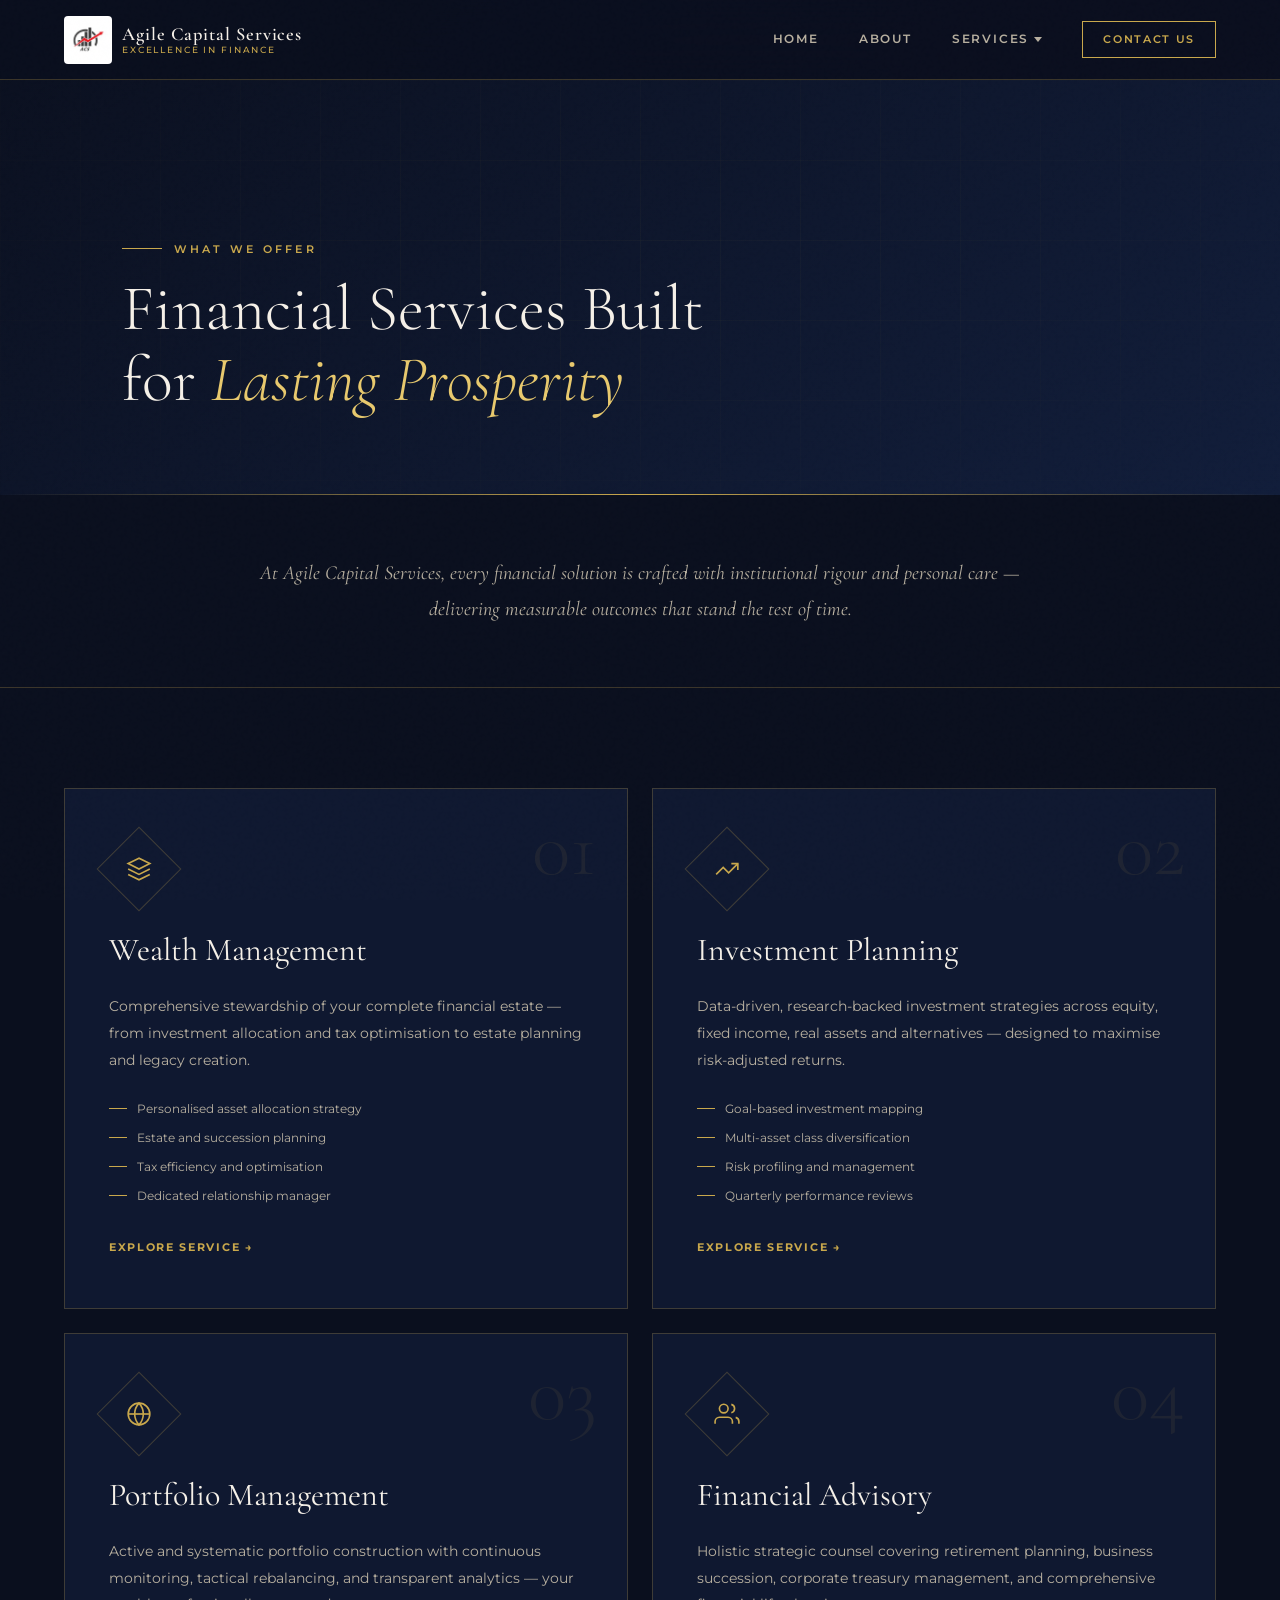
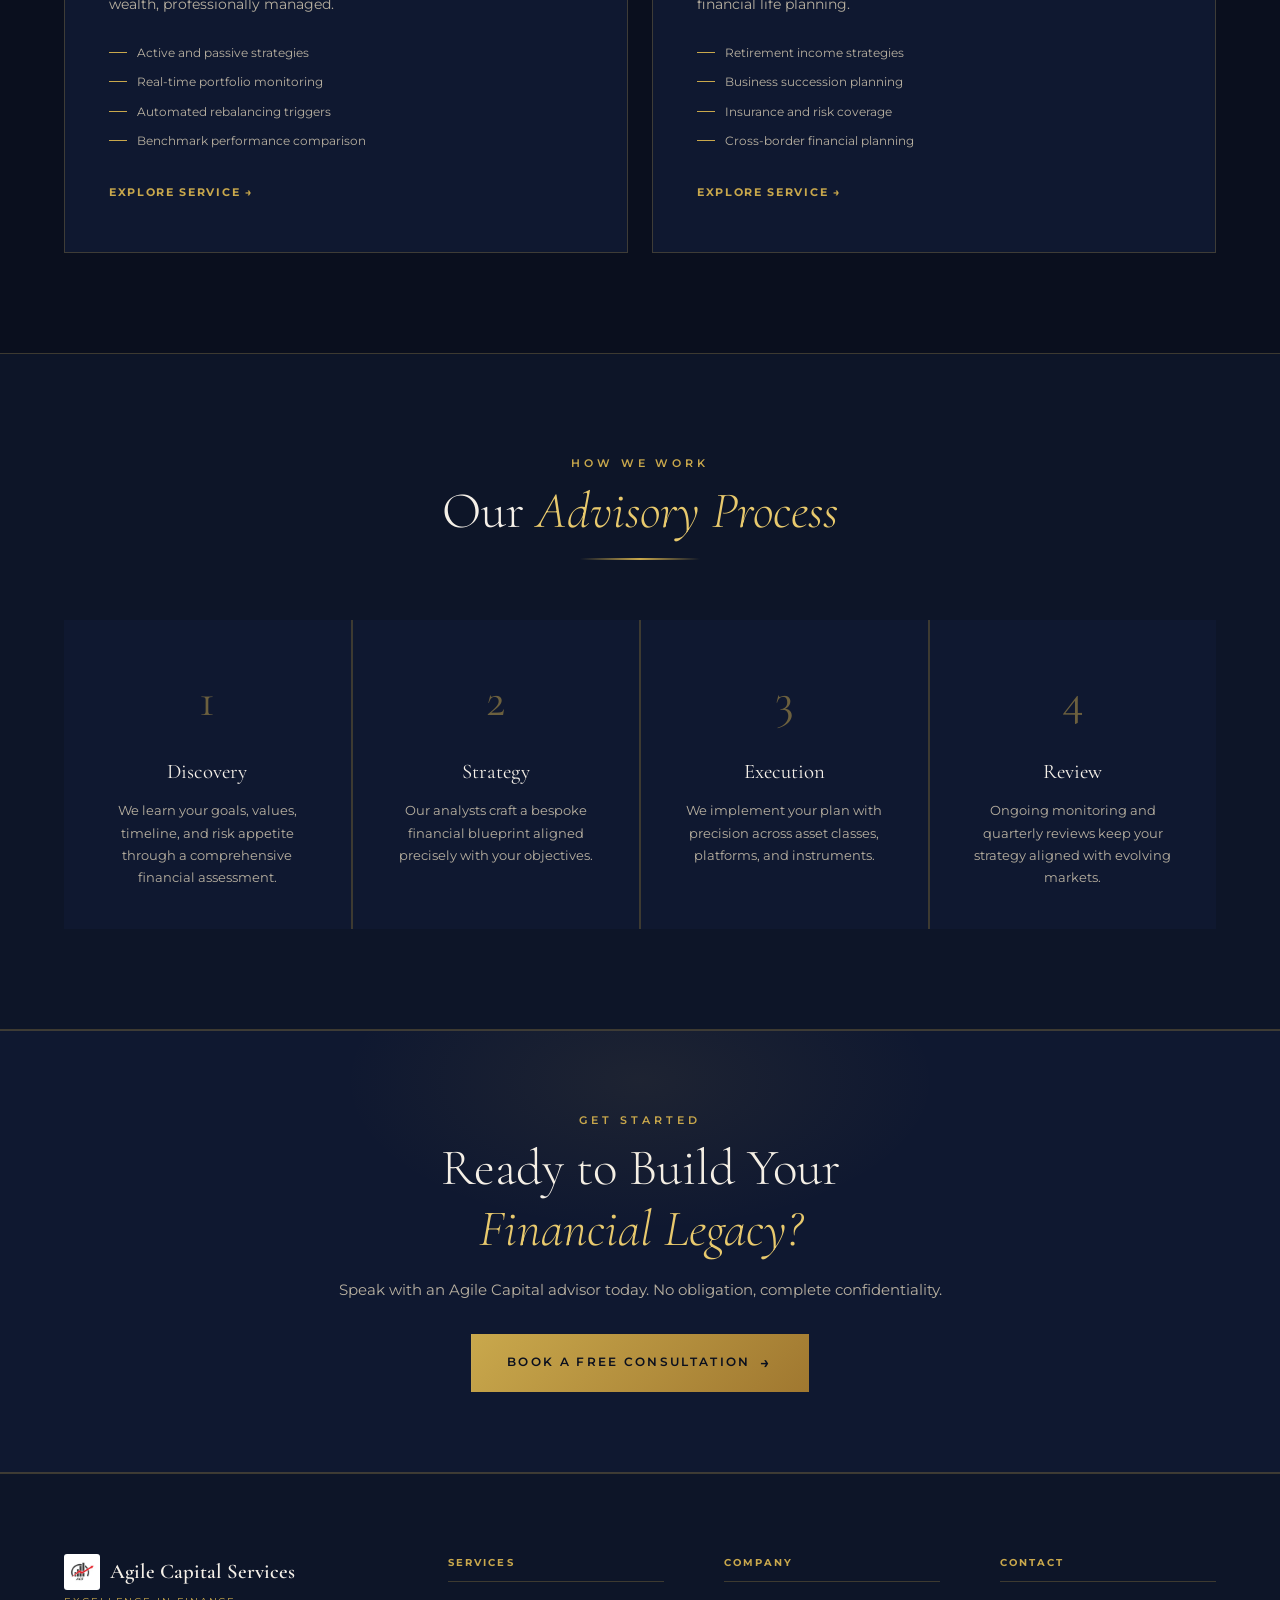
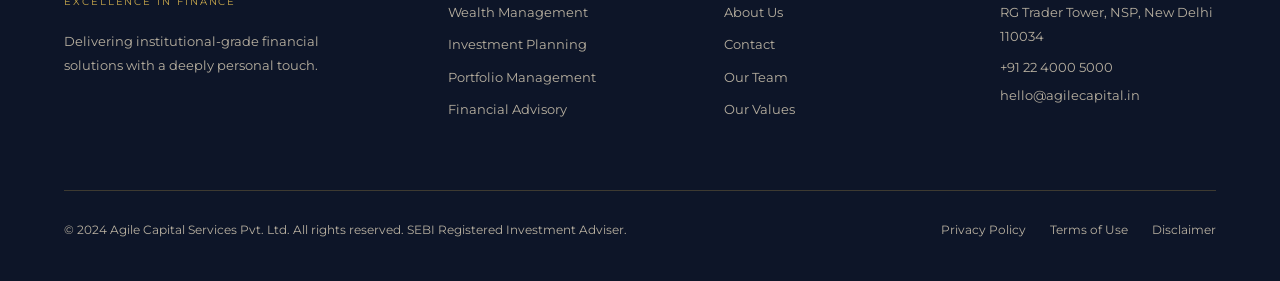
<file: services.html>
<!DOCTYPE html>
<html lang="en">
<head>
  <meta charset="UTF-8" />
  <meta name="viewport" content="width=device-width, initial-scale=1.0" />
  <meta name="description" content="Agile Capital Services — Complete range of premium financial services." />
  <title>Our Services | Agile Capital Services</title>
  <link rel="stylesheet" href="css/style.css" />
  <style>
    /* Extra styles specific to services page */
    .services-full-grid {
      display: grid;
      grid-template-columns: repeat(2, 1fr);
      gap: 24px;
    }

    .service-big-card {
      background: var(--navy-card);
      border: 1px solid var(--border);
      padding: 50px 44px;
      position: relative;
      overflow: hidden;
      display: flex;
      flex-direction: column;
      transition: all 0.4s ease;
      cursor: pointer;
      text-decoration: none;
      color: inherit;
    }

    .service-big-card::after {
      content: '';
      position: absolute;
      bottom: 0;
      left: 0;
      right: 0;
      height: 3px;
      background: linear-gradient(90deg, var(--gold-dark), var(--gold), var(--gold-dark));
      transform: scaleX(0);
      transition: transform 0.4s ease;
    }

    .service-big-card:hover {
      border-color: var(--border-glow);
      transform: translateY(-6px);
      box-shadow: 0 24px 60px rgba(0,0,0,0.4);
    }

    .service-big-card:hover::after { transform: scaleX(1); }

    .sbc-number {
      font-family: var(--font-display);
      font-size: 5rem;
      font-weight: 300;
      color: var(--gold);
      opacity: 0.08;
      line-height: 1;
      position: absolute;
      top: 20px;
      right: 30px;
    }

    .sbc-icon {
      width: 60px;
      height: 60px;
      border: 1px solid var(--border);
      display: flex;
      align-items: center;
      justify-content: center;
      color: var(--gold);
      margin-bottom: 24px;
      transform: rotate(45deg);
      flex-shrink: 0;
    }

    .sbc-icon svg { transform: rotate(-45deg); }

    .sbc-title {
      font-family: var(--font-display);
      font-size: 2rem;
      font-weight: 400;
      margin-bottom: 1rem;
      color: var(--white);
    }

    .sbc-text {
      font-size: 0.88rem;
      color: var(--white-dim);
      line-height: 1.9;
      margin-bottom: 1.5rem;
      flex-grow: 1;
    }

    .sbc-features {
      display: flex;
      flex-direction: column;
      gap: 8px;
      margin-bottom: 2rem;
    }

    .sbc-feature {
      display: flex;
      align-items: center;
      gap: 10px;
      font-size: 0.78rem;
      color: var(--white-dim);
    }

    .sbc-feature::before {
      content: '';
      width: 18px;
      height: 1px;
      background: var(--gold);
      flex-shrink: 0;
    }

    .sbc-cta {
      display: inline-flex;
      align-items: center;
      gap: 10px;
      font-size: 0.7rem;
      font-weight: 700;
      letter-spacing: 0.15em;
      text-transform: uppercase;
      color: var(--gold);
      transition: gap var(--transition);
    }

    .service-big-card:hover .sbc-cta { gap: 16px; }

    @media (max-width: 768px) {
      .services-full-grid { grid-template-columns: 1fr; }
    }
  </style>
</head>
<body>

  <!-- NAVBAR -->
  <nav class="navbar" id="navbar">
    <a href="index.html" class="nav-logo" style="display:flex;align-items:center;gap:10px;">
      <img src="images/logo.jpg" alt="ACS Logo" style="height:48px;width:48px;object-fit:contain;border-radius:4px;" />
      <div class="logo-text">
        <span class="name">Agile Capital Services</span>
        <span class="tagline">Excellence in Finance</span>
      </div>
    </a>
    <ul class="nav-links">
      <li><a href="index.html">Home</a></li>
      <li><a href="about.html">About</a></li>
      <li class="nav-dropdown">
        <span class="nav-link active">Services <span class="dropdown-arrow"></span></span>
        <div class="dropdown-menu">
          <a href="wealth-management.html">Wealth Management</a>
          <a href="investment-planning.html">Investment Planning</a>
          <a href="portfolio-management.html">Portfolio Management</a>
          <a href="financial-advisory.html">Financial Advisory</a>
          <a href="services.html">All Services →</a>
        </div>
      </li>
      <li><a href="contact.html" class="nav-cta">Contact Us</a></li>
    </ul>
    <button class="nav-hamburger" aria-label="Toggle menu"><span></span><span></span><span></span></button>
  </nav>
  <div class="nav-mobile">
    <a href="index.html">Home</a>
    <div class="mobile-parent">Services <span class="mobile-arrow">▼</span></div>
    <div class="mobile-submenu">
      <a href="wealth-management.html">Wealth Management</a>
      <a href="investment-planning.html">Investment Planning</a>
      <a href="portfolio-management.html">Portfolio Management</a>
      <a href="financial-advisory.html">Financial Advisory</a>
      <a href="services.html">All Services</a>
    </div>
    <a href="about.html">About</a>
    <a href="contact.html">Contact</a>
  </div>

  <!-- PAGE HERO -->
  <div class="page-hero">
    <div class="page-hero-bg"></div>
    <div class="hero-grid"></div>
    <div class="container page-hero-content">
      <div class="eyebrow">What We Offer</div>
      <h1 class="page-hero-title">Financial Services Built<br>for <em>Lasting Prosperity</em></h1>
    </div>
  </div>

  <!-- INTRO TEXT -->
  <section class="section-sm" style="border-bottom:1px solid var(--border);">
    <div class="container" style="max-width:800px; text-align:center;">
      <p style="font-family:var(--font-display); font-size:1.25rem; font-style:italic; color:var(--white-dim); line-height:1.8;" class="reveal">
        At Agile Capital Services, every financial solution is crafted with institutional rigour and personal care — delivering measurable outcomes that stand the test of time.
      </p>
    </div>
  </section>

  <!-- SERVICES GRID -->
  <section class="section">
    <div class="container">
      <div class="services-full-grid">

        <!-- Wealth Management -->
        <a href="wealth-management.html" class="service-big-card reveal reveal-delay-1">
          <div class="sbc-number">01</div>
          <div class="sbc-icon">
            <svg width="26" height="26" viewBox="0 0 24 24" fill="none" stroke="currentColor" stroke-width="1.5"><path d="M12 2L2 7l10 5 10-5-10-5zM2 17l10 5 10-5M2 12l10 5 10-5"/></svg>
          </div>
          <div class="sbc-title">Wealth Management</div>
          <p class="sbc-text">Comprehensive stewardship of your complete financial estate — from investment allocation and tax optimisation to estate planning and legacy creation.</p>
          <div class="sbc-features">
            <div class="sbc-feature">Personalised asset allocation strategy</div>
            <div class="sbc-feature">Estate and succession planning</div>
            <div class="sbc-feature">Tax efficiency and optimisation</div>
            <div class="sbc-feature">Dedicated relationship manager</div>
          </div>
          <span class="sbc-cta">Explore Service →</span>
        </a>

        <!-- Investment Planning -->
        <a href="investment-planning.html" class="service-big-card reveal reveal-delay-2">
          <div class="sbc-number">02</div>
          <div class="sbc-icon">
            <svg width="26" height="26" viewBox="0 0 24 24" fill="none" stroke="currentColor" stroke-width="1.5"><polyline points="22 7 13.5 15.5 8.5 10.5 2 17"/><polyline points="16 7 22 7 22 13"/></svg>
          </div>
          <div class="sbc-title">Investment Planning</div>
          <p class="sbc-text">Data-driven, research-backed investment strategies across equity, fixed income, real assets and alternatives — designed to maximise risk-adjusted returns.</p>
          <div class="sbc-features">
            <div class="sbc-feature">Goal-based investment mapping</div>
            <div class="sbc-feature">Multi-asset class diversification</div>
            <div class="sbc-feature">Risk profiling and management</div>
            <div class="sbc-feature">Quarterly performance reviews</div>
          </div>
          <span class="sbc-cta">Explore Service →</span>
        </a>

        <!-- Portfolio Management -->
        <a href="portfolio-management.html" class="service-big-card reveal reveal-delay-3">
          <div class="sbc-number">03</div>
          <div class="sbc-icon">
            <svg width="26" height="26" viewBox="0 0 24 24" fill="none" stroke="currentColor" stroke-width="1.5"><circle cx="12" cy="12" r="10"/><path d="M12 2a15.3 15.3 0 0 1 4 10 15.3 15.3 0 0 1-4 10 15.3 15.3 0 0 1-4-10 15.3 15.3 0 0 1 4-10z"/><path d="M2 12h20"/></svg>
          </div>
          <div class="sbc-title">Portfolio Management</div>
          <p class="sbc-text">Active and systematic portfolio construction with continuous monitoring, tactical rebalancing, and transparent analytics — your wealth, professionally managed.</p>
          <div class="sbc-features">
            <div class="sbc-feature">Active and passive strategies</div>
            <div class="sbc-feature">Real-time portfolio monitoring</div>
            <div class="sbc-feature">Automated rebalancing triggers</div>
            <div class="sbc-feature">Benchmark performance comparison</div>
          </div>
          <span class="sbc-cta">Explore Service →</span>
        </a>

        <!-- Financial Advisory -->
        <a href="financial-advisory.html" class="service-big-card reveal reveal-delay-4">
          <div class="sbc-number">04</div>
          <div class="sbc-icon">
            <svg width="26" height="26" viewBox="0 0 24 24" fill="none" stroke="currentColor" stroke-width="1.5"><path d="M17 21v-2a4 4 0 0 0-4-4H5a4 4 0 0 0-4 4v2"/><circle cx="9" cy="7" r="4"/><path d="M23 21v-2a4 4 0 0 0-3-3.87"/><path d="M16 3.13a4 4 0 0 1 0 7.75"/></svg>
          </div>
          <div class="sbc-title">Financial Advisory</div>
          <p class="sbc-text">Holistic strategic counsel covering retirement planning, business succession, corporate treasury management, and comprehensive financial life planning.</p>
          <div class="sbc-features">
            <div class="sbc-feature">Retirement income strategies</div>
            <div class="sbc-feature">Business succession planning</div>
            <div class="sbc-feature">Insurance and risk coverage</div>
            <div class="sbc-feature">Cross-border financial planning</div>
          </div>
          <span class="sbc-cta">Explore Service →</span>
        </a>

      </div>
    </div>
  </section>

  <!-- PROCESS SECTION -->
  <section class="section" style="background:var(--navy-mid); border-top:1px solid var(--border); border-bottom:1px solid var(--border);">
    <div class="container">
      <div style="text-align:center; margin-bottom:60px;" class="reveal">
        <div class="section-label">How We Work</div>
        <h2 class="section-title">Our <em>Advisory Process</em></h2>
        <span class="gold-line center"></span>
      </div>

      <div style="display:grid; grid-template-columns:repeat(auto-fit, minmax(200px, 1fr)); gap:2px; background:var(--border);">
        <div style="background:var(--navy-card); padding:40px 30px; text-align:center;" class="reveal reveal-delay-1">
          <div style="font-family:var(--font-display); font-size:3rem; color:var(--gold); opacity:0.5; margin-bottom:12px;">1</div>
          <div style="font-family:var(--font-display); font-size:1.3rem; margin-bottom:10px;">Discovery</div>
          <p style="font-size:0.82rem; color:var(--white-dim); line-height:1.7;">We learn your goals, values, timeline, and risk appetite through a comprehensive financial assessment.</p>
        </div>
        <div style="background:var(--navy-card); padding:40px 30px; text-align:center;" class="reveal reveal-delay-2">
          <div style="font-family:var(--font-display); font-size:3rem; color:var(--gold); opacity:0.5; margin-bottom:12px;">2</div>
          <div style="font-family:var(--font-display); font-size:1.3rem; margin-bottom:10px;">Strategy</div>
          <p style="font-size:0.82rem; color:var(--white-dim); line-height:1.7;">Our analysts craft a bespoke financial blueprint aligned precisely with your objectives.</p>
        </div>
        <div style="background:var(--navy-card); padding:40px 30px; text-align:center;" class="reveal reveal-delay-3">
          <div style="font-family:var(--font-display); font-size:3rem; color:var(--gold); opacity:0.5; margin-bottom:12px;">3</div>
          <div style="font-family:var(--font-display); font-size:1.3rem; margin-bottom:10px;">Execution</div>
          <p style="font-size:0.82rem; color:var(--white-dim); line-height:1.7;">We implement your plan with precision across asset classes, platforms, and instruments.</p>
        </div>
        <div style="background:var(--navy-card); padding:40px 30px; text-align:center;" class="reveal reveal-delay-4">
          <div style="font-family:var(--font-display); font-size:3rem; color:var(--gold); opacity:0.5; margin-bottom:12px;">4</div>
          <div style="font-family:var(--font-display); font-size:1.3rem; margin-bottom:10px;">Review</div>
          <p style="font-size:0.82rem; color:var(--white-dim); line-height:1.7;">Ongoing monitoring and quarterly reviews keep your strategy aligned with evolving markets.</p>
        </div>
      </div>
    </div>
  </section>

  <!-- CTA -->
  <div class="cta-banner reveal">
    <div class="section-label">Get Started</div>
    <h2 class="section-title">Ready to Build Your<br><em>Financial Legacy?</em></h2>
    <p class="sub">Speak with an Agile Capital advisor today. No obligation, complete confidentiality.</p>
    <a href="contact.html" class="btn btn-gold btn-arrow">Book a Free Consultation</a>
  </div>

  <!-- FOOTER -->
  <footer>
    <div class="footer-grid">
      <div class="footer-brand">
        <div class="logo-name" style="display:flex;align-items:center;gap:10px;"><img src="images/logo.jpg" alt="ACS" style="height:36px;width:36px;object-fit:contain;border-radius:3px;"/>Agile Capital Services</div>
        <div class="logo-tag">Excellence in Finance</div>
        <p>Delivering institutional-grade financial solutions with a deeply personal touch.</p>
      </div>
      <div class="footer-col">
        <h4>Services</h4>
        <a href="wealth-management.html">Wealth Management</a>
        <a href="investment-planning.html">Investment Planning</a>
        <a href="portfolio-management.html">Portfolio Management</a>
        <a href="financial-advisory.html">Financial Advisory</a>
      </div>
      <div class="footer-col">
        <h4>Company</h4>
        <a href="about.html">About Us</a>
        <a href="contact.html">Contact</a>
        <a href="about.html#team">Our Team</a>
        <a href="about.html#values">Our Values</a>
      </div>
      <div class="footer-col">
        <h4>Contact</h4>
        <p>RG Trader Tower, NSP, New Delhi 110034</p>
        <p style="margin-top:8px;">+91 22 4000 5000</p>
        <p style="margin-top:4px;">hello@agilecapital.in</p>
      </div>
    </div>
    <div class="footer-bottom">
      <span>© 2024 Agile Capital Services Pvt. Ltd. All rights reserved. SEBI Registered Investment Adviser.</span>
      <div class="footer-bottom-links">
        <a href="#">Privacy Policy</a>
        <a href="#">Terms of Use</a>
        <a href="#">Disclaimer</a>
      </div>
    </div>
  </footer>

  <script src="js/script.js"></script>
</body>
</html>
</file>
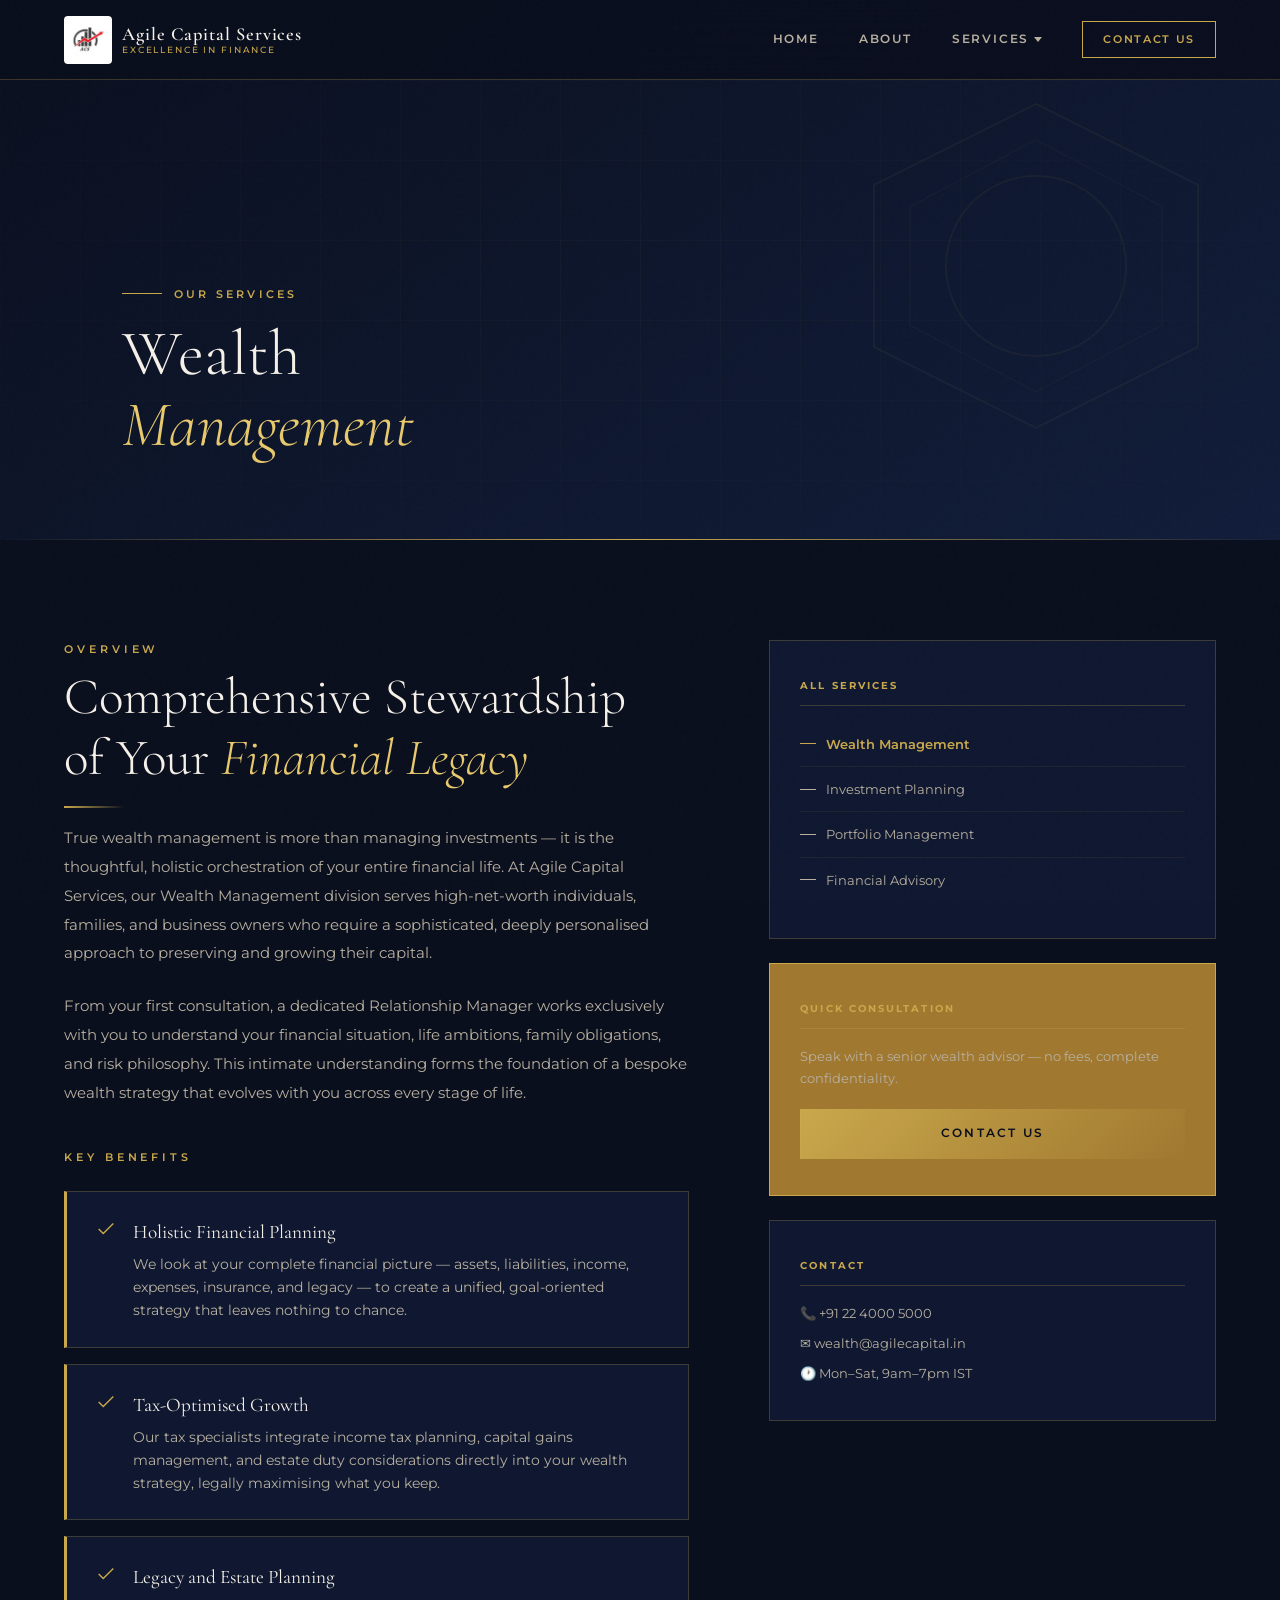
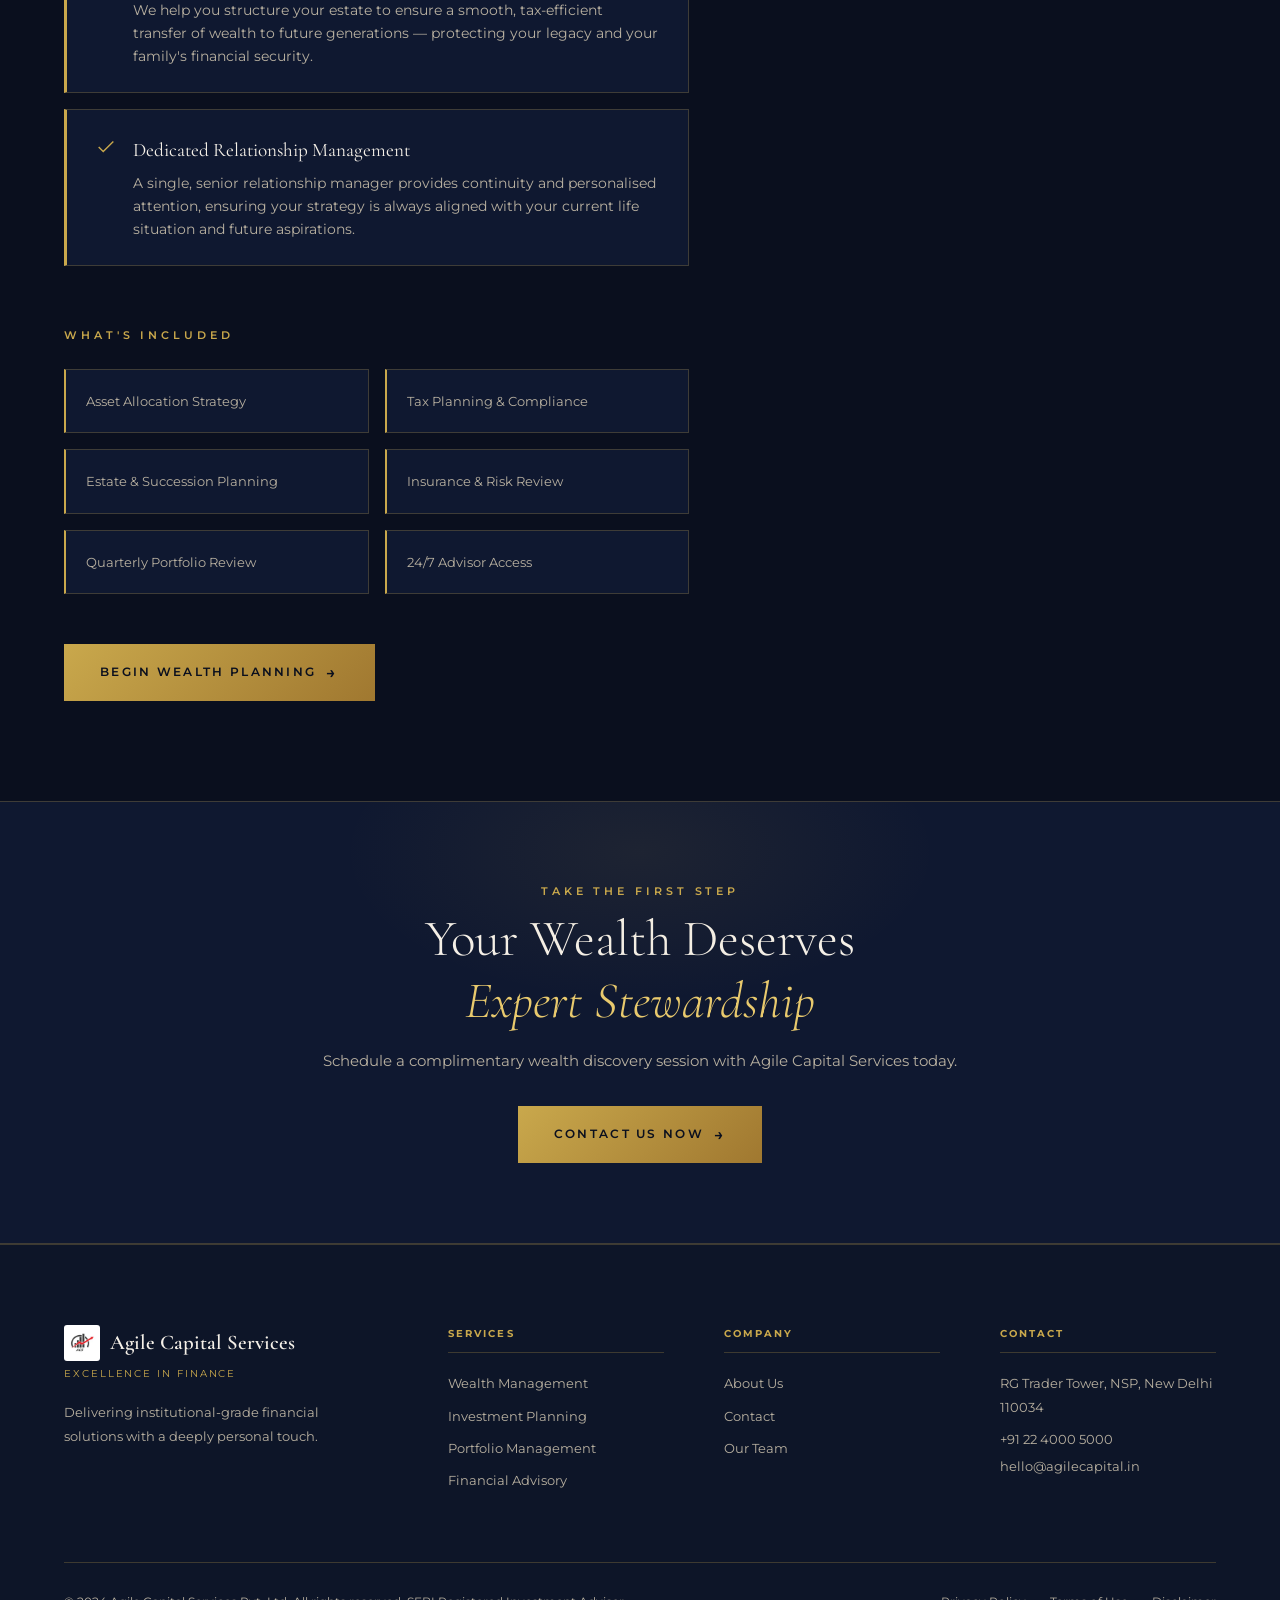
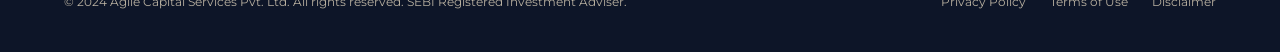
<file: wealth-management.html>
<!DOCTYPE html>
<html lang="en">
<head>
  <meta charset="UTF-8" />
  <meta name="viewport" content="width=device-width, initial-scale=1.0" />
  <meta name="description" content="Wealth Management Services — Agile Capital Services. Comprehensive financial stewardship for HNI and UHNI clients." />
  <title>Wealth Management | Agile Capital Services</title>
  <link rel="stylesheet" href="css/style.css" />
  <style>
    .service-detail-grid {
      display: grid;
      grid-template-columns: 1.4fr 1fr;
      gap: 80px;
      align-items: start;
    }
    .service-sidebar {
      position: sticky;
      top: 100px;
    }
    .service-nav-card {
      background: var(--navy-card);
      border: 1px solid var(--border);
      padding: 36px 30px;
      margin-bottom: 24px;
    }
    .service-nav-card h4 {
      font-size: 0.65rem;
      font-weight: 700;
      letter-spacing: 0.2em;
      text-transform: uppercase;
      color: var(--gold);
      margin-bottom: 16px;
      padding-bottom: 10px;
      border-bottom: 1px solid var(--border);
    }
    .service-nav-link {
      display: flex;
      align-items: center;
      gap: 10px;
      padding: 11px 0;
      font-size: 0.82rem;
      color: var(--white-dim);
      border-bottom: 1px solid rgba(201,168,76,0.08);
      transition: color var(--transition);
    }
    .service-nav-link:last-child { border-bottom: none; }
    .service-nav-link:hover { color: var(--gold); }
    .service-nav-link.current { color: var(--gold); font-weight: 600; }
    .service-nav-link::before {
      content: '';
      width: 16px;
      height: 1px;
      background: currentColor;
      flex-shrink: 0;
    }

    @media (max-width: 900px) {
      .service-detail-grid { grid-template-columns: 1fr; }
      .service-sidebar { position: static; }
    }
  </style>
</head>
<body>

  <!-- NAVBAR -->
  <nav class="navbar" id="navbar">
    <a href="index.html" class="nav-logo" style="display:flex;align-items:center;gap:10px;">
      <img src="images/logo.jpg" alt="ACS Logo" style="height:48px;width:48px;object-fit:contain;border-radius:4px;" />
      <div class="logo-text">
        <span class="name">Agile Capital Services</span>
        <span class="tagline">Excellence in Finance</span>
      </div>
    </a>
    <ul class="nav-links">
      <li><a href="index.html">Home</a></li>
      <li><a href="about.html">About</a></li>
      <li class="nav-dropdown">
        <span class="nav-link active">Services <span class="dropdown-arrow"></span></span>
        <div class="dropdown-menu">
          <a href="wealth-management.html">Wealth Management</a>
          <a href="investment-planning.html">Investment Planning</a>
          <a href="portfolio-management.html">Portfolio Management</a>
          <a href="financial-advisory.html">Financial Advisory</a>
          <a href="services.html">All Services →</a>
        </div>
      </li>
      <li><a href="contact.html" class="nav-cta">Contact Us</a></li>
    </ul>
    <button class="nav-hamburger" aria-label="Toggle menu"><span></span><span></span><span></span></button>
  </nav>
  <div class="nav-mobile">
    <a href="index.html">Home</a>
    <div class="mobile-parent">Services <span class="mobile-arrow">▼</span></div>
    <div class="mobile-submenu">
      <a href="wealth-management.html">Wealth Management</a>
      <a href="investment-planning.html">Investment Planning</a>
      <a href="portfolio-management.html">Portfolio Management</a>
      <a href="financial-advisory.html">Financial Advisory</a>
      <a href="services.html">All Services</a>
    </div>
    <a href="about.html">About</a>
    <a href="contact.html">Contact</a>
  </div>

  <!-- PAGE HERO -->
  <div class="page-hero" style="min-height:60vh;">
    <div class="page-hero-bg"></div>
    <div class="hero-grid"></div>
    <!-- Decorative icon -->
    <div style="position:absolute; right:5%; top:50%; transform:translateY(-50%); opacity:0.06; width:min(360px,35vw);">
      <svg viewBox="0 0 200 200" xmlns="http://www.w3.org/2000/svg" style="width:100%;height:100%;">
        <path d="M100,10 L190,55 L190,145 L100,190 L10,145 L10,55 Z" fill="none" stroke="#C9A84C" stroke-width="1"/>
        <path d="M100,30 L170,67 L170,133 L100,170 L30,133 L30,67 Z" fill="none" stroke="#C9A84C" stroke-width="0.5"/>
        <circle cx="100" cy="100" r="50" fill="none" stroke="#C9A84C" stroke-width="1"/>
      </svg>
    </div>
    <div class="container page-hero-content">
      <div class="eyebrow">Our Services</div>
      <h1 class="page-hero-title">Wealth<br><em>Management</em></h1>
    </div>
  </div>

  <!-- DETAIL SECTION -->
  <section class="section">
    <div class="container">
      <div class="service-detail-grid">
        <!-- Main Content -->
        <div>
          <div class="reveal">
            <div class="section-label">Overview</div>
            <h2 class="section-title">Comprehensive Stewardship<br>of Your <em>Financial Legacy</em></h2>
            <span class="gold-line"></span>
            <p style="color:var(--white-dim); font-size:0.95rem; line-height:1.9; margin-bottom:1.5rem;">
              True wealth management is more than managing investments — it is the thoughtful, holistic orchestration of your entire financial life. At Agile Capital Services, our Wealth Management division serves high-net-worth individuals, families, and business owners who require a sophisticated, deeply personalised approach to preserving and growing their capital.
            </p>
            <p style="color:var(--white-dim); font-size:0.95rem; line-height:1.9; margin-bottom:2.5rem;">
              From your first consultation, a dedicated Relationship Manager works exclusively with you to understand your financial situation, life ambitions, family obligations, and risk philosophy. This intimate understanding forms the foundation of a bespoke wealth strategy that evolves with you across every stage of life.
            </p>
          </div>

          <!-- Benefits -->
          <div class="reveal">
            <div class="section-label" style="margin-bottom:1.5rem;">Key Benefits</div>
            <div class="benefits-list">
              <div class="benefit-item reveal reveal-delay-1">
                <div class="benefit-icon">
                  <svg width="22" height="22" viewBox="0 0 24 24" fill="none" stroke="currentColor" stroke-width="1.5"><polyline points="20 6 9 17 4 12"/></svg>
                </div>
                <div>
                  <div class="benefit-title">Holistic Financial Planning</div>
                  <p class="benefit-text">We look at your complete financial picture — assets, liabilities, income, expenses, insurance, and legacy — to create a unified, goal-oriented strategy that leaves nothing to chance.</p>
                </div>
              </div>
              <div class="benefit-item reveal reveal-delay-2">
                <div class="benefit-icon">
                  <svg width="22" height="22" viewBox="0 0 24 24" fill="none" stroke="currentColor" stroke-width="1.5"><polyline points="20 6 9 17 4 12"/></svg>
                </div>
                <div>
                  <div class="benefit-title">Tax-Optimised Growth</div>
                  <p class="benefit-text">Our tax specialists integrate income tax planning, capital gains management, and estate duty considerations directly into your wealth strategy, legally maximising what you keep.</p>
                </div>
              </div>
              <div class="benefit-item reveal reveal-delay-3">
                <div class="benefit-icon">
                  <svg width="22" height="22" viewBox="0 0 24 24" fill="none" stroke="currentColor" stroke-width="1.5"><polyline points="20 6 9 17 4 12"/></svg>
                </div>
                <div>
                  <div class="benefit-title">Legacy and Estate Planning</div>
                  <p class="benefit-text">We help you structure your estate to ensure a smooth, tax-efficient transfer of wealth to future generations — protecting your legacy and your family's financial security.</p>
                </div>
              </div>
              <div class="benefit-item reveal reveal-delay-4">
                <div class="benefit-icon">
                  <svg width="22" height="22" viewBox="0 0 24 24" fill="none" stroke="currentColor" stroke-width="1.5"><polyline points="20 6 9 17 4 12"/></svg>
                </div>
                <div>
                  <div class="benefit-title">Dedicated Relationship Management</div>
                  <p class="benefit-text">A single, senior relationship manager provides continuity and personalised attention, ensuring your strategy is always aligned with your current life situation and future aspirations.</p>
                </div>
              </div>
            </div>
          </div>

          <!-- What's Included -->
          <div style="margin-top:60px;" class="reveal">
            <div class="section-label" style="margin-bottom:1.5rem;">What's Included</div>
            <div style="display:grid; grid-template-columns:1fr 1fr; gap:16px;">
              <div style="padding:20px; background:var(--navy-card); border:1px solid var(--border); font-size:0.82rem; color:var(--white-dim); border-left:2px solid var(--gold);">Asset Allocation Strategy</div>
              <div style="padding:20px; background:var(--navy-card); border:1px solid var(--border); font-size:0.82rem; color:var(--white-dim); border-left:2px solid var(--gold);">Tax Planning & Compliance</div>
              <div style="padding:20px; background:var(--navy-card); border:1px solid var(--border); font-size:0.82rem; color:var(--white-dim); border-left:2px solid var(--gold);">Estate & Succession Planning</div>
              <div style="padding:20px; background:var(--navy-card); border:1px solid var(--border); font-size:0.82rem; color:var(--white-dim); border-left:2px solid var(--gold);">Insurance & Risk Review</div>
              <div style="padding:20px; background:var(--navy-card); border:1px solid var(--border); font-size:0.82rem; color:var(--white-dim); border-left:2px solid var(--gold);">Quarterly Portfolio Review</div>
              <div style="padding:20px; background:var(--navy-card); border:1px solid var(--border); font-size:0.82rem; color:var(--white-dim); border-left:2px solid var(--gold);">24/7 Advisor Access</div>
            </div>
          </div>

          <div style="margin-top:50px;" class="reveal">
            <a href="contact.html" class="btn btn-gold btn-arrow">Begin Wealth Planning</a>
          </div>
        </div>

        <!-- Sidebar -->
        <div class="service-sidebar reveal reveal-delay-2">
          <div class="service-nav-card">
            <h4>All Services</h4>
            <a href="wealth-management.html" class="service-nav-link current">Wealth Management</a>
            <a href="investment-planning.html" class="service-nav-link">Investment Planning</a>
            <a href="portfolio-management.html" class="service-nav-link">Portfolio Management</a>
            <a href="financial-advisory.html" class="service-nav-link">Financial Advisory</a>
          </div>
          <div class="service-nav-card" style="background:linear-gradient(135deg, var(--gold-dark), var(--gold-dark)); border-color:var(--gold);">
            <h4 style="color:var(--gold);">Quick Consultation</h4>
            <p style="font-size:0.82rem; color:var(--white-dim); line-height:1.7; margin-bottom:20px;">Speak with a senior wealth advisor — no fees, complete confidentiality.</p>
            <a href="contact.html" class="btn btn-gold" style="width:100%; justify-content:center;">Contact Us</a>
          </div>
          <div class="service-nav-card">
            <h4>Contact</h4>
            <p style="font-size:0.82rem; color:var(--white-dim);">📞 +91 22 4000 5000</p>
            <p style="font-size:0.82rem; color:var(--white-dim); margin-top:8px;">✉ wealth@agilecapital.in</p>
            <p style="font-size:0.82rem; color:var(--white-dim); margin-top:8px;">🕐 Mon–Sat, 9am–7pm IST</p>
          </div>
        </div>
      </div>
    </div>
  </section>

  <!-- CTA BANNER -->
  <div class="cta-banner reveal">
    <div class="section-label">Take the First Step</div>
    <h2 class="section-title">Your Wealth Deserves<br><em>Expert Stewardship</em></h2>
    <p class="sub">Schedule a complimentary wealth discovery session with Agile Capital Services today.</p>
    <a href="contact.html" class="btn btn-gold btn-arrow">Contact Us Now</a>
  </div>

  <!-- FOOTER -->
  <footer>
    <div class="footer-grid">
      <div class="footer-brand">
        <div class="logo-name" style="display:flex;align-items:center;gap:10px;"><img src="images/logo.jpg" alt="ACS" style="height:36px;width:36px;object-fit:contain;border-radius:3px;"/>Agile Capital Services</div>
        <div class="logo-tag">Excellence in Finance</div>
        <p>Delivering institutional-grade financial solutions with a deeply personal touch.</p>
      </div>
      <div class="footer-col">
        <h4>Services</h4>
        <a href="wealth-management.html">Wealth Management</a>
        <a href="investment-planning.html">Investment Planning</a>
        <a href="portfolio-management.html">Portfolio Management</a>
        <a href="financial-advisory.html">Financial Advisory</a>
      </div>
      <div class="footer-col">
        <h4>Company</h4>
        <a href="about.html">About Us</a>
        <a href="contact.html">Contact</a>
        <a href="about.html#team">Our Team</a>
      </div>
      <div class="footer-col">
        <h4>Contact</h4>
        <p>RG Trader Tower, NSP, New Delhi 110034</p>
        <p style="margin-top:8px;">+91 22 4000 5000</p>
        <p style="margin-top:4px;">hello@agilecapital.in</p>
      </div>
    </div>
    <div class="footer-bottom">
      <span>© 2024 Agile Capital Services Pvt. Ltd. All rights reserved. SEBI Registered Investment Adviser.</span>
      <div class="footer-bottom-links">
        <a href="#">Privacy Policy</a>
        <a href="#">Terms of Use</a>
        <a href="#">Disclaimer</a>
      </div>
    </div>
  </footer>

  <script src="js/script.js"></script>
</body>
</html>
</file>
<file: css/style.css>
/* ============================================================
   Agile Capital Services — Premium Financial Brand Stylesheet
   Art Deco inspired | Dark Theme | Gold Accents
   ============================================================ */

@import url('https://fonts.googleapis.com/css2?family=Cormorant+Garamond:ital,wght@0,300;0,400;0,600;0,700;1,300;1,400&family=Montserrat:wght@300;400;500;600;700&display=swap');

/* ── CSS Variables ── */
:root {
  --gold:        #C9A84C;
  --gold-light:  #E8C96D;
  --gold-dark:   #A07830;
  --navy:        #0A0F1E;
  --navy-mid:    #0D1528;
  --navy-light:  #111D3A;
  --navy-card:   #0F1830;
  --white:       #F5F0E8;
  --white-dim:   #B8B0A0;
  --border:      rgba(201,168,76,0.25);
  --border-glow: rgba(201,168,76,0.6);
  --font-display: 'Cormorant Garamond', Georgia, serif;
  --font-body:    'Montserrat', sans-serif;
  --transition:   0.35s cubic-bezier(0.4, 0, 0.2, 1);
}

/* ── Reset & Base ── */
*, *::before, *::after { box-sizing: border-box; margin: 0; padding: 0; }

html { scroll-behavior: smooth; }

body {
  background: var(--navy);
  color: var(--white);
  font-family: var(--font-body);
  font-size: 16px;
  line-height: 1.7;
  overflow-x: hidden;
}

img { max-width: 100%; display: block; }
a  { text-decoration: none; color: inherit; }
ul { list-style: none; }

/* ── Noise Texture Overlay ── */
body::before {
  content: '';
  position: fixed;
  inset: 0;
  background-image: url("data:image/svg+xml,%3Csvg viewBox='0 0 256 256' xmlns='http://www.w3.org/2000/svg'%3E%3Cfilter id='noise'%3E%3CfeTurbulence type='fractalNoise' baseFrequency='0.9' numOctaves='4' stitchTiles='stitch'/%3E%3C/filter%3E%3Crect width='100%25' height='100%25' filter='url(%23noise)' opacity='0.04'/%3E%3C/svg%3E");
  pointer-events: none;
  z-index: 9999;
  opacity: 0.4;
}

/* ── Gold Line Decorator ── */
.gold-line {
  display: block;
  width: 60px;
  height: 2px;
  background: linear-gradient(90deg, var(--gold), transparent);
  margin: 1rem 0;
}
.gold-line.center { margin: 1rem auto; background: linear-gradient(90deg, transparent, var(--gold), transparent); width: 120px; }

/* ── Section Headings ── */
.section-label {
  font-family: var(--font-body);
  font-size: 0.7rem;
  font-weight: 600;
  letter-spacing: 0.35em;
  text-transform: uppercase;
  color: var(--gold);
  margin-bottom: 0.5rem;
}

.section-title {
  font-family: var(--font-display);
  font-size: clamp(2rem, 4vw, 3.2rem);
  font-weight: 300;
  line-height: 1.2;
  color: var(--white);
}

.section-title em {
  font-style: italic;
  color: var(--gold-light);
}

/* ── Container ── */
.container {
  width: 90%;
  max-width: 1280px;
  margin: 0 auto;
}

/* ── Section Spacing ── */
.section { padding: 100px 0; }
.section-sm { padding: 60px 0; }

/* ============================================================
   NAVBAR
   ============================================================ */
.navbar {
  position: fixed;
  top: 0;
  left: 0;
  right: 0;
  z-index: 1000;
  padding: 0 5%;
  height: 80px;
  display: flex;
  align-items: center;
  justify-content: space-between;
  background: rgba(10, 15, 30, 0.92);
  backdrop-filter: blur(20px);
  border-bottom: 1px solid var(--border);
  transition: var(--transition);
}

.navbar.scrolled {
  height: 68px;
  background: rgba(10, 15, 30, 0.98);
  box-shadow: 0 4px 30px rgba(0,0,0,0.5);
}

/* Logo */
.nav-logo {
  display: flex;
  align-items: center;
  gap: 12px;
}

.nav-logo .logo-mark {
  width: 38px;
  height: 38px;
  border: 1.5px solid var(--gold);
  display: flex;
  align-items: center;
  justify-content: center;
  transform: rotate(45deg);
  flex-shrink: 0;
}

.nav-logo .logo-mark span {
  display: block;
  width: 14px;
  height: 14px;
  background: var(--gold);
  transform: rotate(0deg);
}

.nav-logo .logo-text {
  display: flex;
  flex-direction: column;
  line-height: 1.1;
}

.nav-logo .logo-text .name {
  font-family: var(--font-display);
  font-size: 1.15rem;
  font-weight: 600;
  letter-spacing: 0.05em;
  color: var(--white);
}

.nav-logo .logo-text .tagline {
  font-size: 0.58rem;
  font-weight: 500;
  letter-spacing: 0.2em;
  text-transform: uppercase;
  color: var(--gold);
}

/* Nav Links */
.nav-links {
  display: flex;
  align-items: center;
  gap: 2.5rem;
}

.nav-links > li > a,
.nav-links > li > .nav-link {
  font-size: 0.75rem;
  font-weight: 600;
  letter-spacing: 0.15em;
  text-transform: uppercase;
  color: var(--white-dim);
  transition: color var(--transition);
  cursor: pointer;
  padding: 4px 0;
  border-bottom: 1px solid transparent;
  display: flex;
  align-items: center;
  gap: 5px;
}

.nav-links > li > a:hover,
.nav-links > li > .nav-link:hover,
.nav-links > li > a.active {
  color: var(--gold);
  border-bottom-color: var(--gold);
}

/* Dropdown */
.nav-dropdown {
  position: relative;
}

.dropdown-arrow {
  display: inline-block;
  width: 0;
  height: 0;
  border-left: 4px solid transparent;
  border-right: 4px solid transparent;
  border-top: 5px solid currentColor;
  transition: transform var(--transition);
  margin-top: 1px;
}

.nav-dropdown:hover .dropdown-arrow,
.nav-dropdown.open .dropdown-arrow {
  transform: rotate(180deg);
}

.dropdown-menu {
  position: absolute;
  top: calc(100% + 20px);
  left: 50%;
  transform: translateX(-50%) translateY(-8px);
  background: var(--navy-card);
  border: 1px solid var(--border);
  min-width: 240px;
  opacity: 0;
  visibility: hidden;
  transition: all 0.3s ease;
  box-shadow: 0 20px 60px rgba(0,0,0,0.6);
}

.dropdown-menu::before {
  content: '';
  position: absolute;
  top: -6px;
  left: 50%;
  transform: translateX(-50%);
  width: 10px;
  height: 10px;
  background: var(--navy-card);
  border-left: 1px solid var(--border);
  border-top: 1px solid var(--border);
  transform: translateX(-50%) rotate(45deg);
}

.nav-dropdown:hover .dropdown-menu,
.nav-dropdown.open .dropdown-menu {
  opacity: 1;
  visibility: visible;
  transform: translateX(-50%) translateY(0);
}

.dropdown-menu a {
  display: block;
  padding: 14px 24px;
  font-size: 0.7rem;
  font-weight: 600;
  letter-spacing: 0.12em;
  text-transform: uppercase;
  color: var(--white-dim);
  border-bottom: 1px solid rgba(201,168,76,0.1);
  transition: all var(--transition);
  position: relative;
}

.dropdown-menu a::before {
  content: '';
  position: absolute;
  left: 0;
  top: 0;
  bottom: 0;
  width: 0;
  background: var(--gold);
  transition: width var(--transition);
}

.dropdown-menu a:hover {
  color: var(--gold);
  padding-left: 32px;
  background: rgba(201,168,76,0.05);
}

.dropdown-menu a:hover::before {
  width: 3px;
}

.dropdown-menu a:last-child { border-bottom: none; }

/* CTA Button in Nav */
.nav-cta {
  background: transparent;
  border: 1px solid var(--gold);
  color: var(--gold) !important;
  padding: 8px 20px !important;
  letter-spacing: 0.12em;
  font-size: 0.7rem !important;
  font-weight: 600 !important;
  text-transform: uppercase;
  transition: all var(--transition) !important;
  border-bottom: 1px solid var(--gold) !important;
}

.nav-cta:hover {
  background: var(--gold) !important;
  color: var(--navy) !important;
}

/* Hamburger */
.nav-hamburger {
  display: none;
  flex-direction: column;
  gap: 5px;
  cursor: pointer;
  padding: 5px;
  z-index: 1001;
}

.nav-hamburger span {
  display: block;
  width: 24px;
  height: 1.5px;
  background: var(--gold);
  transition: all var(--transition);
}

.nav-hamburger.active span:nth-child(1) { transform: rotate(45deg) translate(4.5px, 4.5px); }
.nav-hamburger.active span:nth-child(2) { opacity: 0; }
.nav-hamburger.active span:nth-child(3) { transform: rotate(-45deg) translate(4.5px, -4.5px); }

/* Mobile Menu */
.nav-mobile {
  display: none;
  position: fixed;
  top: 80px;
  left: 0;
  right: 0;
  bottom: 0;
  background: var(--navy-mid);
  padding: 2rem 5%;
  overflow-y: auto;
  border-top: 1px solid var(--border);
  z-index: 999;
  transform: translateX(100%);
  transition: transform 0.4s ease;
}

.nav-mobile.open { transform: translateX(0); }

.nav-mobile a,
.nav-mobile .mobile-parent {
  display: block;
  padding: 14px 0;
  font-size: 0.8rem;
  font-weight: 600;
  letter-spacing: 0.15em;
  text-transform: uppercase;
  color: var(--white-dim);
  border-bottom: 1px solid var(--border);
  cursor: pointer;
  display: flex;
  align-items: center;
  justify-content: space-between;
}

.nav-mobile a:hover { color: var(--gold); }

.mobile-submenu { display: none; padding-left: 1rem; }
.mobile-submenu.open { display: block; }
.mobile-submenu a { font-size: 0.72rem; }

/* ============================================================
   BUTTONS
   ============================================================ */
.btn {
  display: inline-flex;
  align-items: center;
  gap: 10px;
  padding: 15px 36px;
  font-family: var(--font-body);
  font-size: 0.72rem;
  font-weight: 600;
  letter-spacing: 0.2em;
  text-transform: uppercase;
  cursor: pointer;
  transition: all var(--transition);
  border: none;
  position: relative;
  overflow: hidden;
}

.btn::before {
  content: '';
  position: absolute;
  inset: 0;
  background: rgba(255,255,255,0.1);
  transform: translateX(-100%);
  transition: transform 0.4s ease;
}

.btn:hover::before { transform: translateX(0); }

.btn-gold {
  background: linear-gradient(135deg, var(--gold), var(--gold-dark));
  color: var(--navy);
}

.btn-gold:hover {
  background: linear-gradient(135deg, var(--gold-light), var(--gold));
  box-shadow: 0 8px 30px rgba(201,168,76,0.4);
  transform: translateY(-2px);
}

.btn-outline {
  background: transparent;
  border: 1px solid var(--gold);
  color: var(--gold);
}

.btn-outline:hover {
  background: var(--gold);
  color: var(--navy);
  box-shadow: 0 8px 30px rgba(201,168,76,0.3);
  transform: translateY(-2px);
}

.btn-arrow::after { content: '→'; font-size: 1rem; }

/* ============================================================
   HERO — Shared Styles
   ============================================================ */
.hero {
  min-height: 100vh;
  display: flex;
  align-items: center;
  position: relative;
  overflow: hidden;
  padding: 120px 5% 80px;
}

.hero-bg {
  position: absolute;
  inset: 0;
  background:
    radial-gradient(ellipse 60% 80% at 70% 50%, rgba(201,168,76,0.06) 0%, transparent 70%),
    radial-gradient(ellipse 40% 60% at 20% 80%, rgba(13,21,40,0.9) 0%, transparent 60%),
    linear-gradient(145deg, var(--navy) 0%, var(--navy-mid) 50%, var(--navy-light) 100%);
}

/* Animated geometric grid */
.hero-grid {
  position: absolute;
  inset: 0;
  background-image:
    linear-gradient(rgba(201,168,76,0.04) 1px, transparent 1px),
    linear-gradient(90deg, rgba(201,168,76,0.04) 1px, transparent 1px);
  background-size: 80px 80px;
  mask-image: radial-gradient(ellipse 80% 80% at 50% 50%, black 0%, transparent 100%);
}

.hero-deco {
  position: absolute;
  right: 5%;
  top: 50%;
  transform: translateY(-50%);
  width: min(500px, 45vw);
  height: min(500px, 45vw);
  opacity: 0.15;
}

.hero-deco svg { width: 100%; height: 100%; animation: slowSpin 30s linear infinite; }

@keyframes slowSpin {
  from { transform: rotate(0deg); }
  to   { transform: rotate(360deg); }
}

.hero-content {
  position: relative;
  z-index: 2;
  max-width: 720px;
}

.hero-content .eyebrow {
  display: inline-flex;
  align-items: center;
  gap: 12px;
  font-size: 0.68rem;
  font-weight: 600;
  letter-spacing: 0.3em;
  text-transform: uppercase;
  color: var(--gold);
  margin-bottom: 1.5rem;
  opacity: 0;
  animation: fadeUp 0.8s ease 0.2s forwards;
}

.hero-content .eyebrow::before {
  content: '';
  display: block;
  width: 40px;
  height: 1px;
  background: var(--gold);
}

.hero-title {
  font-family: var(--font-display);
  font-size: clamp(2.8rem, 6vw, 5.5rem);
  font-weight: 300;
  line-height: 1.1;
  margin-bottom: 1.5rem;
  opacity: 0;
  animation: fadeUp 0.8s ease 0.4s forwards;
}

.hero-title em {
  display: block;
  font-style: italic;
  color: var(--gold-light);
}

.hero-subtitle {
  font-size: 1rem;
  color: var(--white-dim);
  max-width: 540px;
  margin-bottom: 2.5rem;
  font-weight: 300;
  opacity: 0;
  animation: fadeUp 0.8s ease 0.6s forwards;
}

.hero-actions {
  display: flex;
  gap: 1rem;
  flex-wrap: wrap;
  opacity: 0;
  animation: fadeUp 0.8s ease 0.8s forwards;
}

/* Page Hero (smaller, for inner pages) */
.page-hero {
  min-height: 55vh;
  display: flex;
  align-items: flex-end;
  padding: 140px 5% 80px;
  position: relative;
  overflow: hidden;
}

.page-hero-bg {
  position: absolute;
  inset: 0;
  background: linear-gradient(145deg, var(--navy) 0%, var(--navy-light) 100%);
}

.page-hero-bg::after {
  content: '';
  position: absolute;
  bottom: 0;
  left: 0;
  right: 0;
  height: 1px;
  background: linear-gradient(90deg, transparent, var(--gold), transparent);
}

.page-hero-content { position: relative; z-index: 2; }

.page-hero-content .eyebrow {
  font-size: 0.68rem;
  font-weight: 600;
  letter-spacing: 0.3em;
  text-transform: uppercase;
  color: var(--gold);
  margin-bottom: 1rem;
  display: flex;
  align-items: center;
  gap: 12px;
}

.page-hero-content .eyebrow::before {
  content: '';
  width: 40px;
  height: 1px;
  background: var(--gold);
  display: block;
}

.page-hero-title {
  font-family: var(--font-display);
  font-size: clamp(2.5rem, 5vw, 4.5rem);
  font-weight: 300;
  line-height: 1.1;
}

.page-hero-title em { font-style: italic; color: var(--gold-light); }

/* ============================================================
   STATS BAR
   ============================================================ */
.stats-bar {
  background: var(--navy-card);
  border-top: 1px solid var(--border);
  border-bottom: 1px solid var(--border);
  padding: 40px 5%;
}

.stats-grid {
  display: grid;
  grid-template-columns: repeat(4, 1fr);
  gap: 2px;
}

.stat-item {
  padding: 20px 30px;
  text-align: center;
  border-right: 1px solid var(--border);
}

.stat-item:last-child { border-right: none; }

.stat-number {
  font-family: var(--font-display);
  font-size: 3rem;
  font-weight: 300;
  color: var(--gold);
  line-height: 1;
  display: block;
}

.stat-label {
  font-size: 0.65rem;
  font-weight: 600;
  letter-spacing: 0.2em;
  text-transform: uppercase;
  color: var(--white-dim);
  margin-top: 8px;
  display: block;
}

/* ============================================================
   CARDS
   ============================================================ */
.card {
  background: var(--navy-card);
  border: 1px solid var(--border);
  padding: 40px 36px;
  position: relative;
  transition: all 0.4s ease;
  overflow: hidden;
}

.card::before {
  content: '';
  position: absolute;
  top: 0;
  left: 0;
  right: 0;
  height: 2px;
  background: linear-gradient(90deg, transparent, var(--gold), transparent);
  transform: scaleX(0);
  transition: transform 0.4s ease;
}

.card:hover {
  border-color: var(--border-glow);
  transform: translateY(-6px);
  box-shadow: 0 20px 60px rgba(0,0,0,0.4), 0 0 30px rgba(201,168,76,0.08);
}

.card:hover::before { transform: scaleX(1); }

.card-icon {
  width: 56px;
  height: 56px;
  border: 1px solid var(--border);
  display: flex;
  align-items: center;
  justify-content: center;
  margin-bottom: 1.5rem;
  color: var(--gold);
  font-size: 1.4rem;
  transform: rotate(45deg);
  flex-shrink: 0;
}

.card-icon svg { transform: rotate(-45deg); }

.card-title {
  font-family: var(--font-display);
  font-size: 1.5rem;
  font-weight: 400;
  margin-bottom: 0.75rem;
  color: var(--white);
}

.card-text {
  font-size: 0.88rem;
  color: var(--white-dim);
  line-height: 1.8;
}

/* Clickable service cards */
.service-card {
  cursor: pointer;
  display: block;
  color: inherit;
}

.service-card .card-link {
  display: inline-flex;
  align-items: center;
  gap: 8px;
  margin-top: 1.5rem;
  font-size: 0.7rem;
  font-weight: 600;
  letter-spacing: 0.15em;
  text-transform: uppercase;
  color: var(--gold);
  transition: gap var(--transition);
}

.service-card:hover .card-link { gap: 14px; }

/* ============================================================
   SERVICES GRID
   ============================================================ */
.services-grid {
  display: grid;
  grid-template-columns: repeat(auto-fit, minmax(280px, 1fr));
  gap: 1.5px;
  background: var(--border);
}

.services-grid .card {
  border: none;
  background: var(--navy-card);
}

/* ============================================================
   TESTIMONIALS
   ============================================================ */
.testimonials-track {
  display: grid;
  grid-template-columns: repeat(auto-fit, minmax(300px, 1fr));
  gap: 24px;
}

.testimonial-card {
  background: var(--navy-card);
  border: 1px solid var(--border);
  padding: 40px 36px;
  position: relative;
}

.testimonial-card::before {
  content: '"';
  position: absolute;
  top: 20px;
  right: 30px;
  font-family: var(--font-display);
  font-size: 5rem;
  color: var(--gold);
  opacity: 0.2;
  line-height: 1;
}

.testimonial-text {
  font-family: var(--font-display);
  font-size: 1.1rem;
  font-style: italic;
  line-height: 1.7;
  color: var(--white);
  margin-bottom: 1.5rem;
}

.testimonial-author {
  display: flex;
  align-items: center;
  gap: 14px;
}

.testimonial-avatar {
  width: 48px;
  height: 48px;
  background: linear-gradient(135deg, var(--gold-dark), var(--gold));
  display: flex;
  align-items: center;
  justify-content: center;
  font-family: var(--font-display);
  font-size: 1.2rem;
  font-weight: 600;
  color: var(--navy);
  flex-shrink: 0;
}

.testimonial-name {
  font-weight: 600;
  font-size: 0.85rem;
  letter-spacing: 0.05em;
}

.testimonial-role {
  font-size: 0.7rem;
  color: var(--gold);
  letter-spacing: 0.1em;
  text-transform: uppercase;
}

/* ============================================================
   WHY CHOOSE US
   ============================================================ */
.why-grid {
  display: grid;
  grid-template-columns: 1fr 1fr;
  gap: 2px;
  background: var(--border);
}

.why-item {
  background: var(--navy-card);
  padding: 50px 40px;
  display: flex;
  gap: 24px;
  transition: background var(--transition);
}

.why-item:hover { background: var(--navy-light); }

.why-number {
  font-family: var(--font-display);
  font-size: 3rem;
  font-weight: 300;
  color: var(--gold);
  opacity: 0.4;
  line-height: 1;
  flex-shrink: 0;
  min-width: 60px;
}

.why-content .why-title {
  font-family: var(--font-display);
  font-size: 1.4rem;
  margin-bottom: 0.5rem;
}

.why-content .why-text {
  font-size: 0.85rem;
  color: var(--white-dim);
  line-height: 1.8;
}

/* ============================================================
   CTA BANNER
   ============================================================ */
.cta-banner {
  background: var(--navy-card);
  border-top: 1px solid var(--border);
  border-bottom: 1px solid var(--border);
  padding: 80px 5%;
  text-align: center;
  position: relative;
  overflow: hidden;
}

.cta-banner::before {
  content: '';
  position: absolute;
  top: -100px;
  left: 50%;
  transform: translateX(-50%);
  width: 600px;
  height: 300px;
  background: radial-gradient(ellipse, rgba(201,168,76,0.08), transparent 70%);
}

.cta-banner .section-title { margin-bottom: 1rem; }
.cta-banner .sub { color: var(--white-dim); margin-bottom: 2rem; font-size: 0.95rem; }

/* ============================================================
   BENEFITS LIST
   ============================================================ */
.benefits-list {
  display: flex;
  flex-direction: column;
  gap: 16px;
}

.benefit-item {
  display: flex;
  align-items: flex-start;
  gap: 16px;
  padding: 24px 28px;
  background: var(--navy-card);
  border: 1px solid var(--border);
  border-left: 3px solid var(--gold);
  transition: all var(--transition);
}

.benefit-item:hover {
  transform: translateX(8px);
  border-color: var(--gold);
  box-shadow: 0 8px 30px rgba(0,0,0,0.3);
}

.benefit-icon {
  color: var(--gold);
  flex-shrink: 0;
  margin-top: 2px;
}

.benefit-title {
  font-family: var(--font-display);
  font-size: 1.2rem;
  margin-bottom: 0.3rem;
}

.benefit-text {
  font-size: 0.85rem;
  color: var(--white-dim);
  line-height: 1.7;
}

/* ============================================================
   CONTACT PAGE
   ============================================================ */
.contact-grid {
  display: grid;
  grid-template-columns: 1fr 1.4fr;
  gap: 60px;
  align-items: start;
}

.contact-info h3 {
  font-family: var(--font-display);
  font-size: 1.8rem;
  margin-bottom: 1rem;
}

.contact-info p {
  color: var(--white-dim);
  font-size: 0.9rem;
  line-height: 1.8;
  margin-bottom: 2rem;
}

.contact-detail {
  display: flex;
  gap: 16px;
  margin-bottom: 20px;
  align-items: flex-start;
}

.contact-detail-icon {
  width: 40px;
  height: 40px;
  border: 1px solid var(--border);
  display: flex;
  align-items: center;
  justify-content: center;
  color: var(--gold);
  flex-shrink: 0;
}

.contact-detail-label {
  font-size: 0.65rem;
  font-weight: 600;
  letter-spacing: 0.15em;
  text-transform: uppercase;
  color: var(--gold);
  margin-bottom: 3px;
}

.contact-detail-value {
  font-size: 0.9rem;
  color: var(--white);
}

/* Contact Form */
.contact-form-wrap {
  background: var(--navy-card);
  border: 1px solid var(--border);
  padding: 50px 44px;
}

.form-row {
  display: grid;
  grid-template-columns: 1fr 1fr;
  gap: 20px;
}

.form-group {
  margin-bottom: 22px;
}

.form-group label {
  display: block;
  font-size: 0.65rem;
  font-weight: 600;
  letter-spacing: 0.15em;
  text-transform: uppercase;
  color: var(--gold);
  margin-bottom: 8px;
}

.form-group input,
.form-group select,
.form-group textarea {
  width: 100%;
  background: rgba(255,255,255,0.03);
  border: 1px solid var(--border);
  color: var(--white);
  padding: 14px 16px;
  font-family: var(--font-body);
  font-size: 0.88rem;
  outline: none;
  transition: border-color var(--transition);
  appearance: none;
}

.form-group input:focus,
.form-group select:focus,
.form-group textarea:focus {
  border-color: var(--gold);
  background: rgba(201,168,76,0.03);
}

.form-group textarea { resize: vertical; min-height: 120px; }

.map-container {
  margin-top: 60px;
  height: 380px;
  border: 1px solid var(--border);
  overflow: hidden;
  position: relative;
}

.map-container iframe {
  width: 100%;
  height: 100%;
  border: none;
  filter: invert(90%) hue-rotate(180deg) saturate(0.6);
}

/* ============================================================
   ABOUT PAGE
   ============================================================ */
.about-intro-grid {
  display: grid;
  grid-template-columns: 1fr 1fr;
  gap: 80px;
  align-items: center;
}

.about-image-block {
  position: relative;
}

.about-image-block .img-placeholder {
  width: 100%;
  aspect-ratio: 4/5;
  background: linear-gradient(145deg, var(--navy-light), var(--navy-card));
  border: 1px solid var(--border);
  display: flex;
  flex-direction: column;
  align-items: center;
  justify-content: center;
  gap: 1rem;
  color: var(--gold);
  font-family: var(--font-display);
  font-size: 1.2rem;
  letter-spacing: 0.1em;
}

.about-image-block .img-badge {
  position: absolute;
  bottom: -20px;
  right: -20px;
  width: 140px;
  height: 140px;
  background: var(--gold);
  display: flex;
  flex-direction: column;
  align-items: center;
  justify-content: center;
  color: var(--navy);
}

.about-image-block .img-badge .yrs {
  font-family: var(--font-display);
  font-size: 3rem;
  font-weight: 700;
  line-height: 1;
}

.about-image-block .img-badge .yrs-label {
  font-size: 0.6rem;
  font-weight: 700;
  letter-spacing: 0.15em;
  text-transform: uppercase;
  text-align: center;
}

.team-grid {
  display: grid;
  grid-template-columns: repeat(auto-fit, minmax(240px, 1fr));
  gap: 24px;
}

.team-card {
  background: var(--navy-card);
  border: 1px solid var(--border);
  overflow: hidden;
  transition: all var(--transition);
}

.team-card:hover {
  border-color: var(--border-glow);
  transform: translateY(-4px);
}

.team-photo {
  width: 100%;
  aspect-ratio: 1;
  background: linear-gradient(135deg, var(--navy-light), var(--navy));
  display: flex;
  align-items: center;
  justify-content: center;
  font-family: var(--font-display);
  font-size: 3rem;
  color: var(--gold);
  opacity: 0.5;
  border-bottom: 1px solid var(--border);
}

.team-info { padding: 24px; }
.team-name { font-family: var(--font-display); font-size: 1.3rem; }
.team-role { font-size: 0.68rem; font-weight: 600; letter-spacing: 0.15em; text-transform: uppercase; color: var(--gold); margin-top: 4px; }

/* Values */
.values-grid {
  display: grid;
  grid-template-columns: repeat(3, 1fr);
  gap: 24px;
}

.value-card {
  padding: 36px 30px;
  background: var(--navy-card);
  border: 1px solid var(--border);
  text-align: center;
  transition: all var(--transition);
}

.value-card:hover {
  border-color: var(--gold);
  background: rgba(201,168,76,0.03);
}

.value-number {
  font-family: var(--font-display);
  font-size: 0.75rem;
  letter-spacing: 0.2em;
  color: var(--gold);
  margin-bottom: 1rem;
}

.value-title {
  font-family: var(--font-display);
  font-size: 1.6rem;
  font-weight: 300;
  margin-bottom: 0.75rem;
}

.value-text {
  font-size: 0.83rem;
  color: var(--white-dim);
  line-height: 1.8;
}

/* ============================================================
   FOOTER
   ============================================================ */
footer {
  background: var(--navy-mid);
  border-top: 1px solid var(--border);
  padding: 80px 5% 40px;
}

.footer-grid {
  display: grid;
  grid-template-columns: 1.5fr 1fr 1fr 1fr;
  gap: 60px;
  margin-bottom: 60px;
}

.footer-brand .logo-name {
  font-family: var(--font-display);
  font-size: 1.3rem;
  font-weight: 600;
  margin-bottom: 0.3rem;
}

.footer-brand .logo-tag {
  font-size: 0.6rem;
  letter-spacing: 0.2em;
  text-transform: uppercase;
  color: var(--gold);
  margin-bottom: 1.2rem;
}

.footer-brand p {
  font-size: 0.83rem;
  color: var(--white-dim);
  line-height: 1.8;
  max-width: 280px;
}

.footer-col h4 {
  font-size: 0.65rem;
  font-weight: 700;
  letter-spacing: 0.2em;
  text-transform: uppercase;
  color: var(--gold);
  margin-bottom: 1.2rem;
  padding-bottom: 0.6rem;
  border-bottom: 1px solid var(--border);
}

.footer-col a {
  display: block;
  font-size: 0.82rem;
  color: var(--white-dim);
  margin-bottom: 10px;
  transition: color var(--transition);
}

.footer-col a:hover { color: var(--gold); }

.footer-col p {
  font-size: 0.82rem;
  color: var(--white-dim);
  line-height: 1.8;
}

.footer-bottom {
  display: flex;
  align-items: center;
  justify-content: space-between;
  padding-top: 30px;
  border-top: 1px solid var(--border);
  font-size: 0.72rem;
  color: var(--white-dim);
  gap: 1rem;
  flex-wrap: wrap;
}

.footer-bottom-links { display: flex; gap: 1.5rem; }
.footer-bottom-links a { color: var(--white-dim); transition: color var(--transition); }
.footer-bottom-links a:hover { color: var(--gold); }

/* ============================================================
   ANIMATIONS
   ============================================================ */
@keyframes fadeUp {
  from { opacity: 0; transform: translateY(30px); }
  to   { opacity: 1; transform: translateY(0); }
}

@keyframes fadeIn {
  from { opacity: 0; }
  to   { opacity: 1; }
}

.reveal {
  opacity: 0;
  transform: translateY(40px);
  transition: opacity 0.7s ease, transform 0.7s ease;
}

.reveal.visible {
  opacity: 1;
  transform: translateY(0);
}

.reveal-delay-1 { transition-delay: 0.1s; }
.reveal-delay-2 { transition-delay: 0.2s; }
.reveal-delay-3 { transition-delay: 0.3s; }
.reveal-delay-4 { transition-delay: 0.4s; }

/* ============================================================
   RESPONSIVE
   ============================================================ */
@media (max-width: 1024px) {
  .stats-grid { grid-template-columns: repeat(2, 1fr); }
  .stat-item:nth-child(2) { border-right: none; }
  .footer-grid { grid-template-columns: 1fr 1fr; gap: 40px; }
  .why-grid { grid-template-columns: 1fr; }
  .contact-grid { grid-template-columns: 1fr; }
  .about-intro-grid { grid-template-columns: 1fr; gap: 50px; }
  .values-grid { grid-template-columns: 1fr 1fr; }
}

@media (max-width: 768px) {
  .nav-links { display: none; }
  .nav-hamburger { display: flex; }
  .nav-mobile { display: block; }

  .hero { padding: 110px 5% 60px; }
  .section { padding: 70px 0; }

  .stats-grid { grid-template-columns: repeat(2, 1fr); }
  .services-grid { grid-template-columns: 1fr; }
  .testimonials-track { grid-template-columns: 1fr; }
  .why-grid { grid-template-columns: 1fr; }
  .footer-grid { grid-template-columns: 1fr; gap: 30px; }
  .form-row { grid-template-columns: 1fr; }
  .values-grid { grid-template-columns: 1fr; }
  .team-grid { grid-template-columns: 1fr 1fr; }
  .contact-form-wrap { padding: 30px 24px; }
  .footer-bottom { flex-direction: column; text-align: center; }
  .about-image-block .img-badge { display: none; }
}

@media (max-width: 480px) {
  .hero-title { font-size: 2.4rem; }
  .team-grid { grid-template-columns: 1fr; }
  .stat-number { font-size: 2.2rem; }
}
</file>
